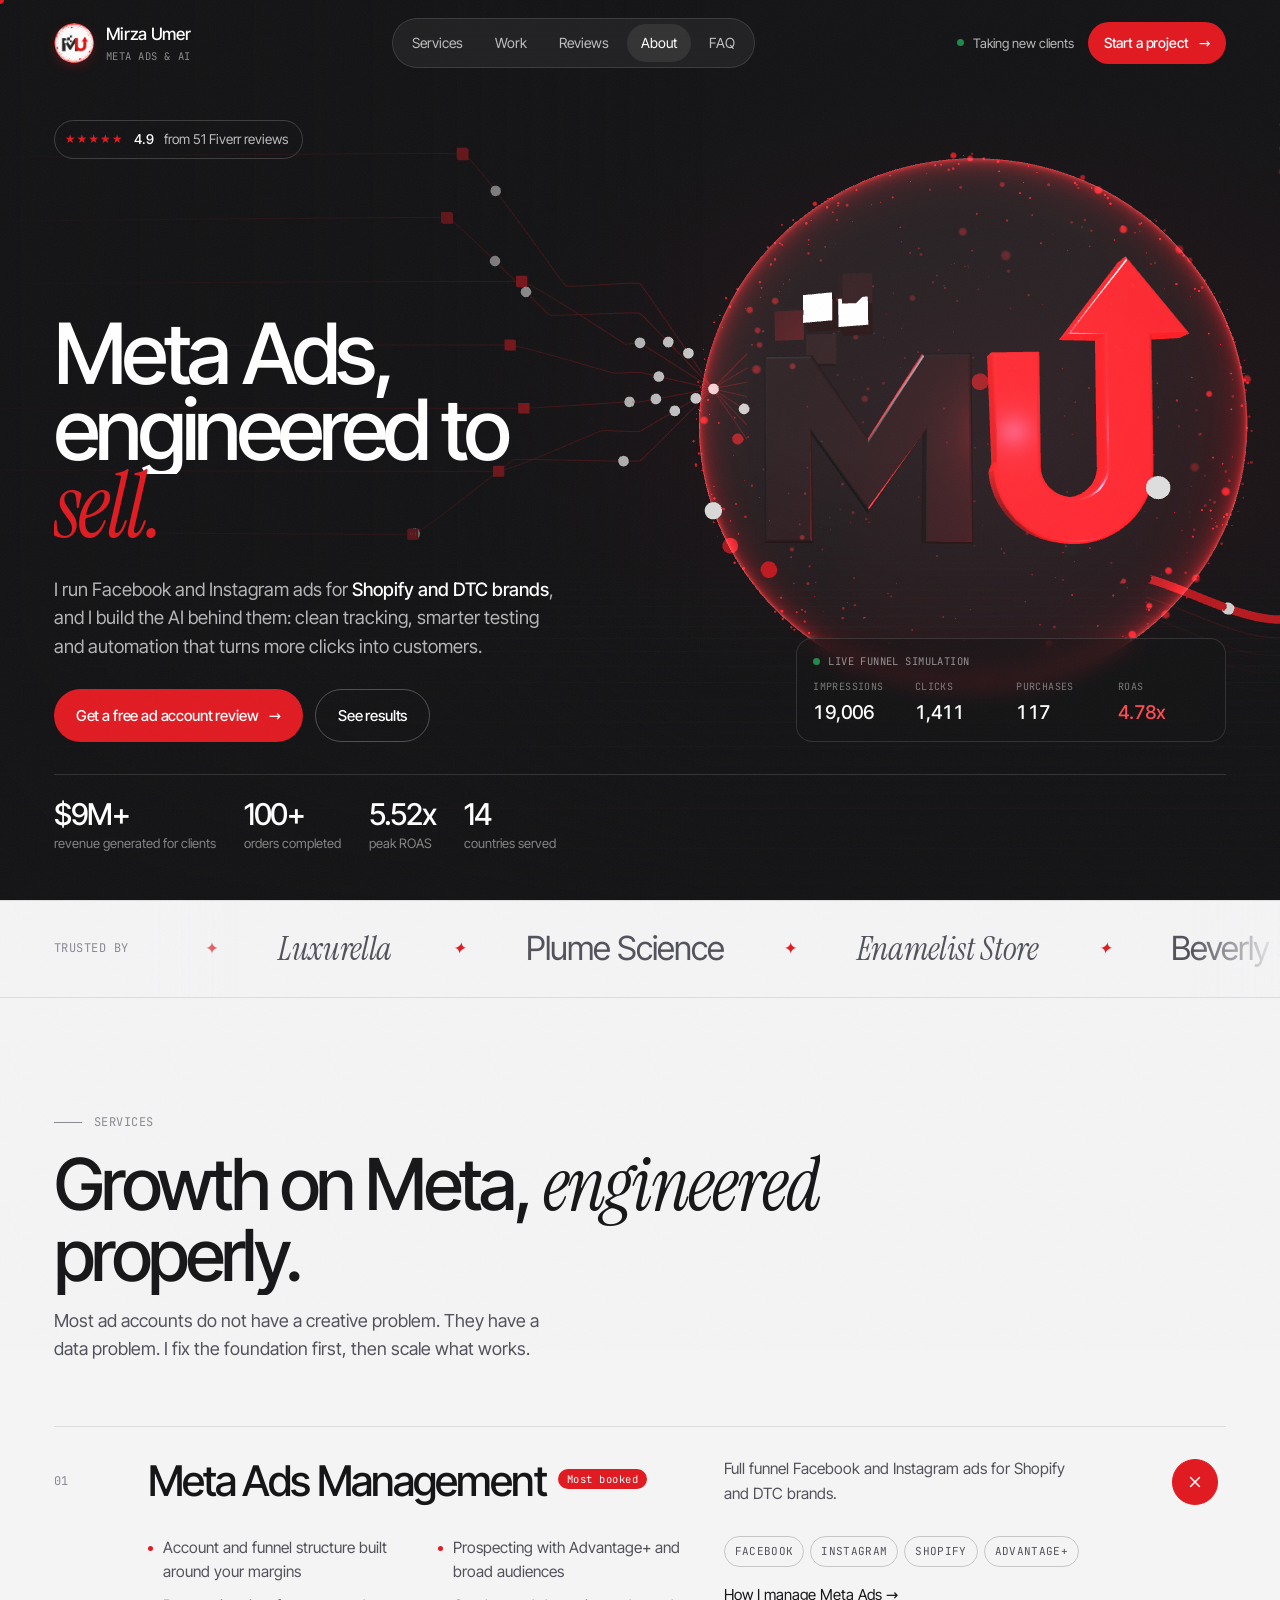
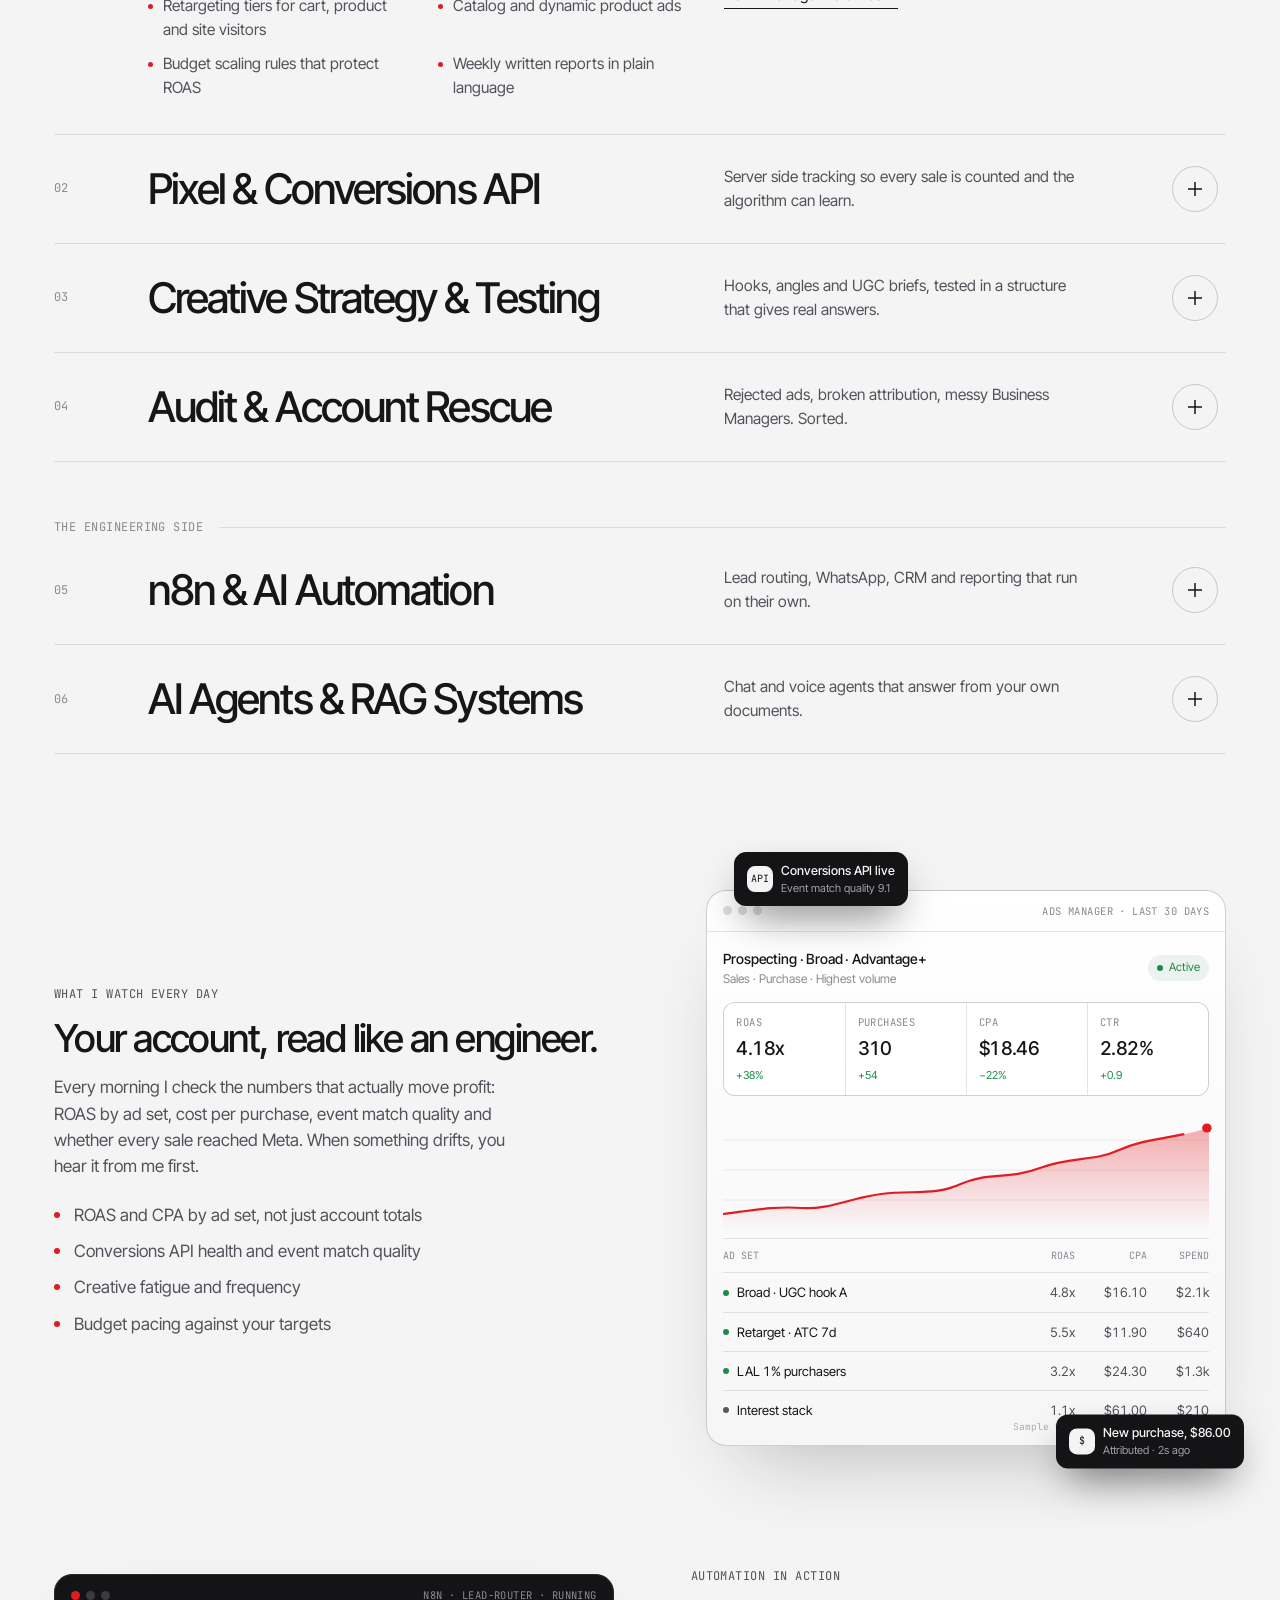
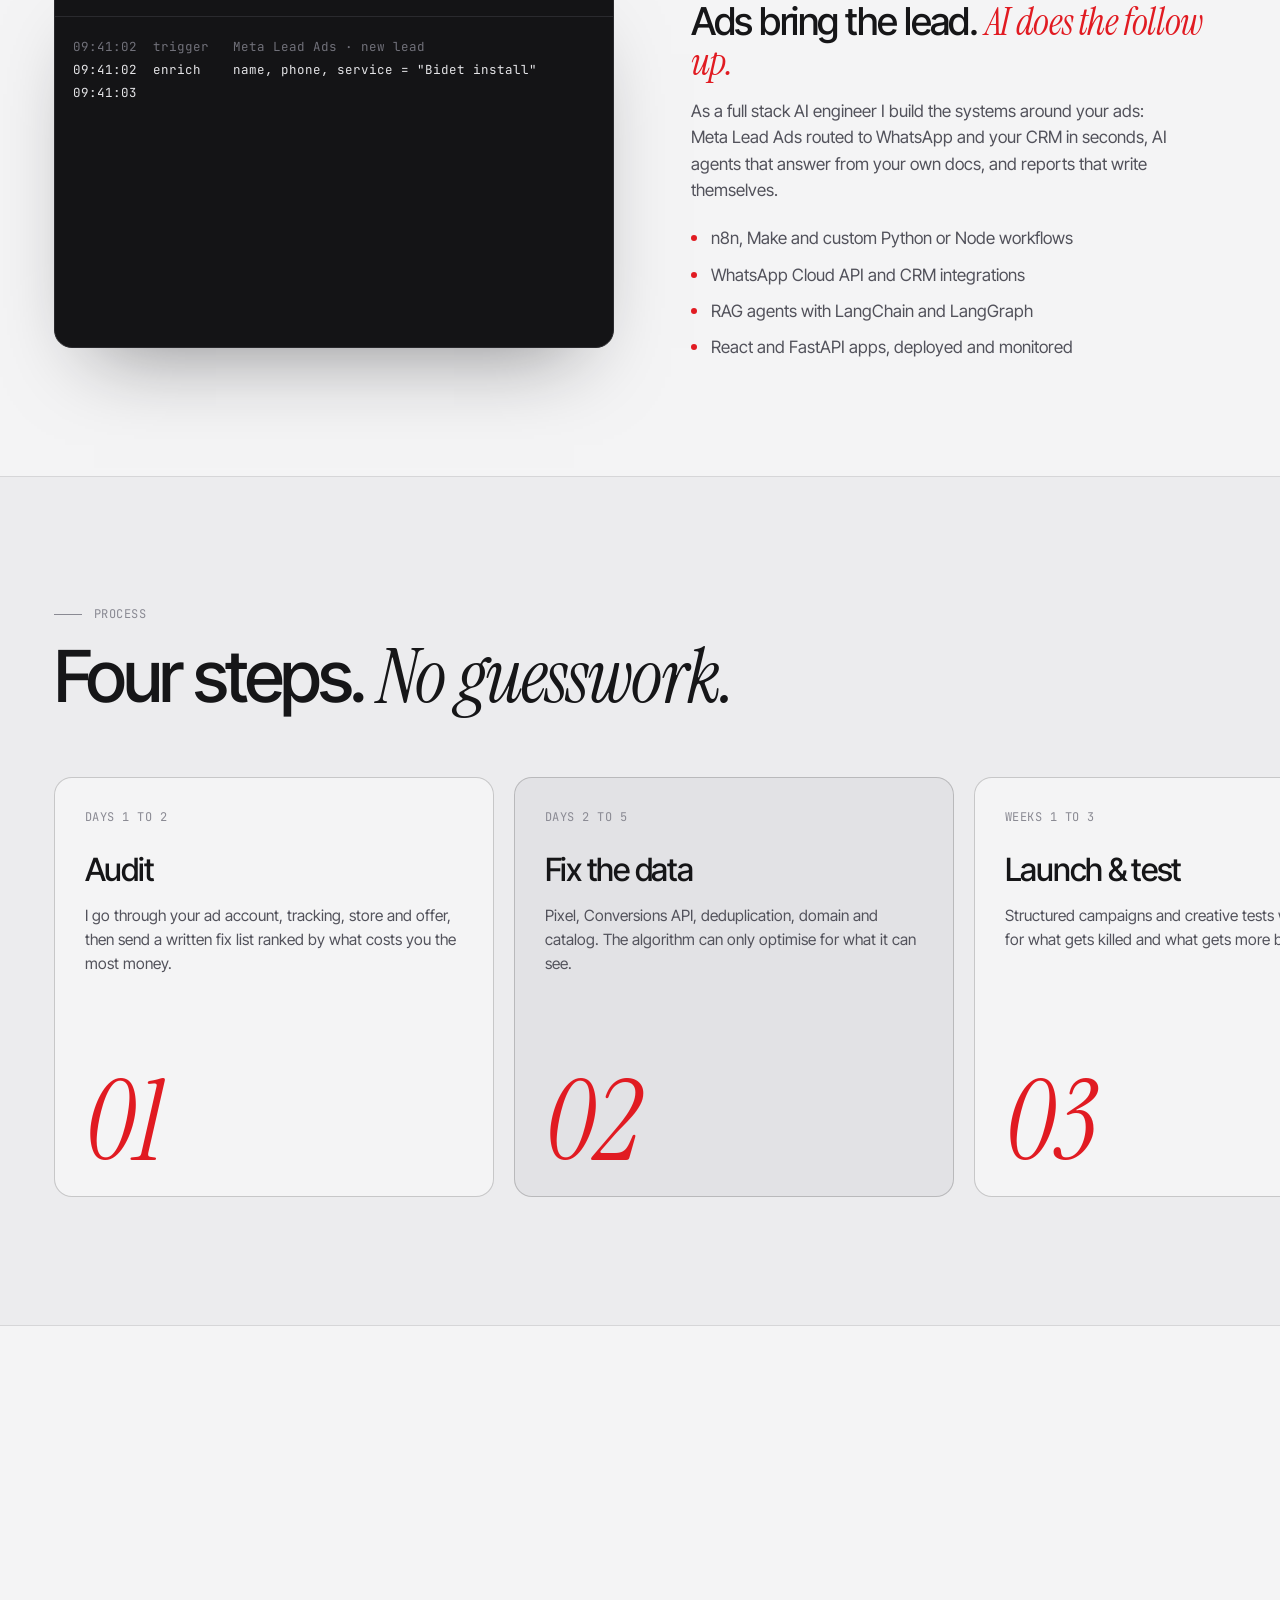
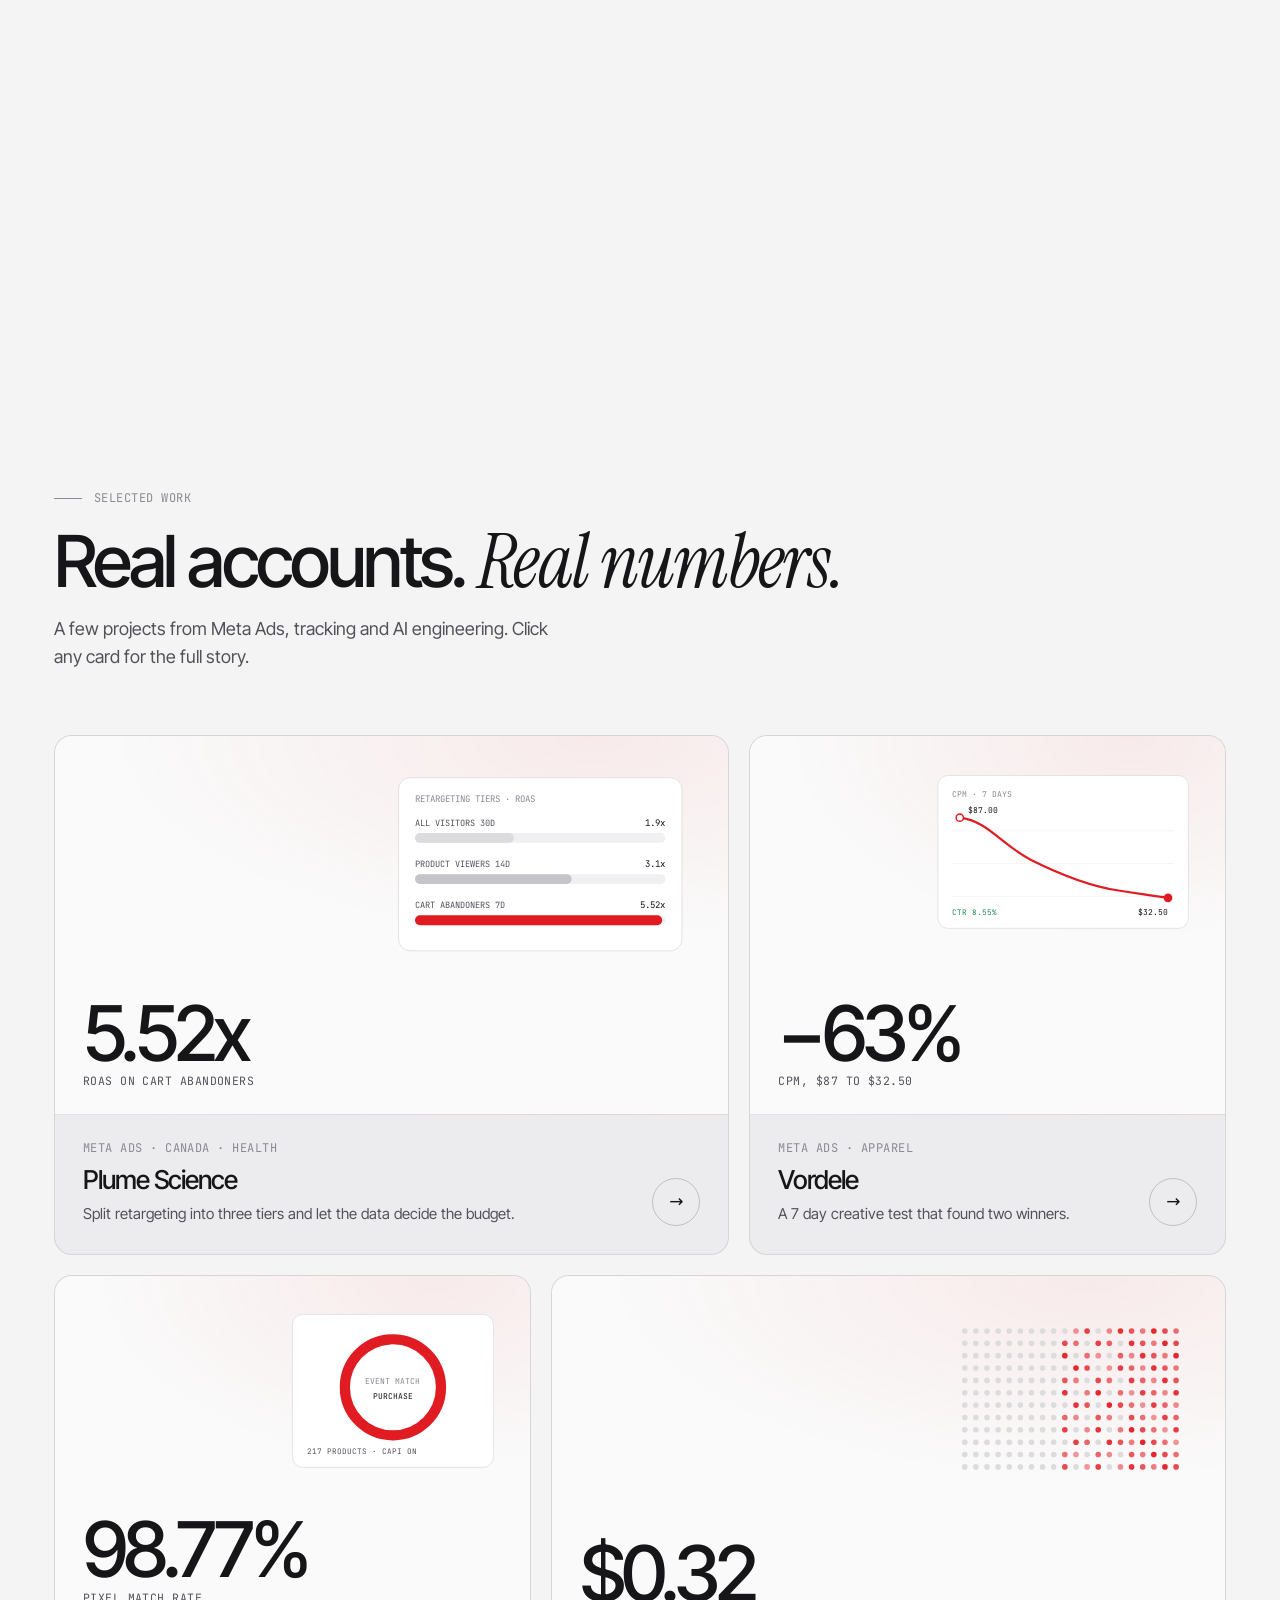
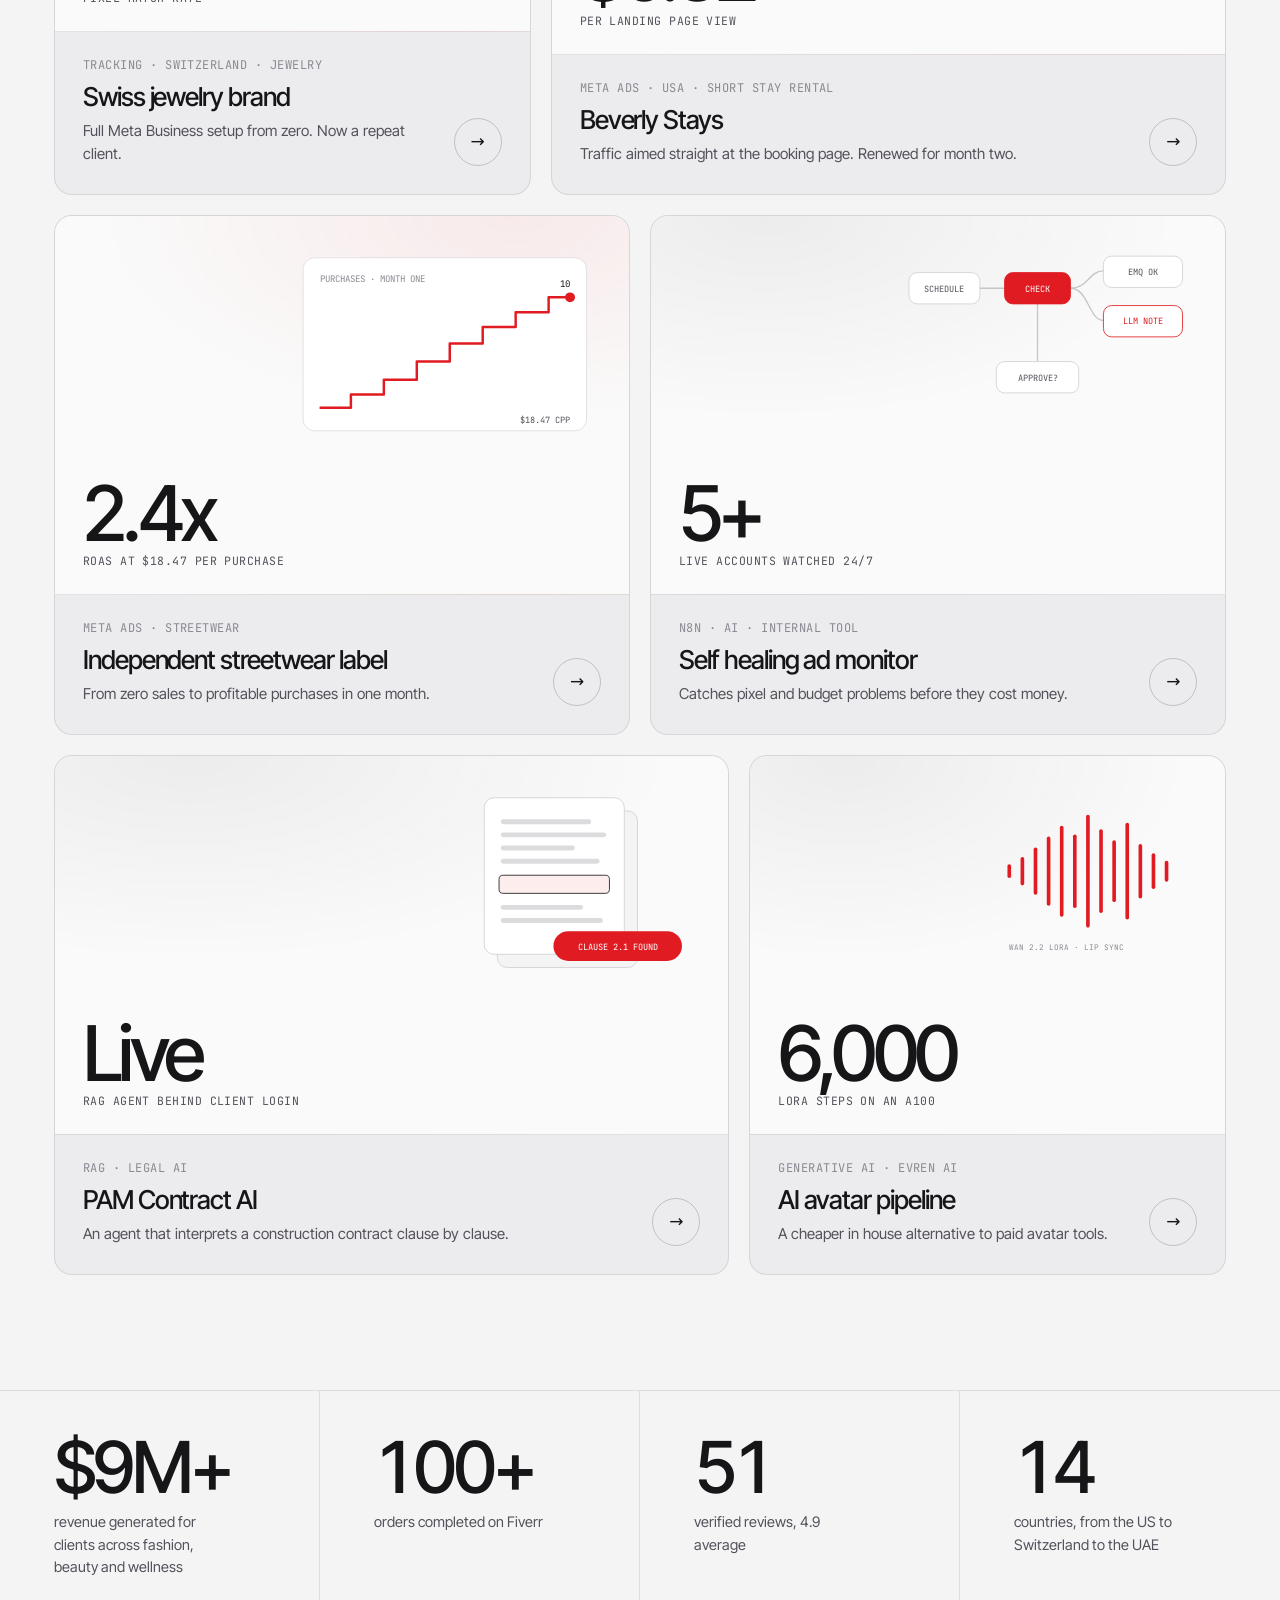
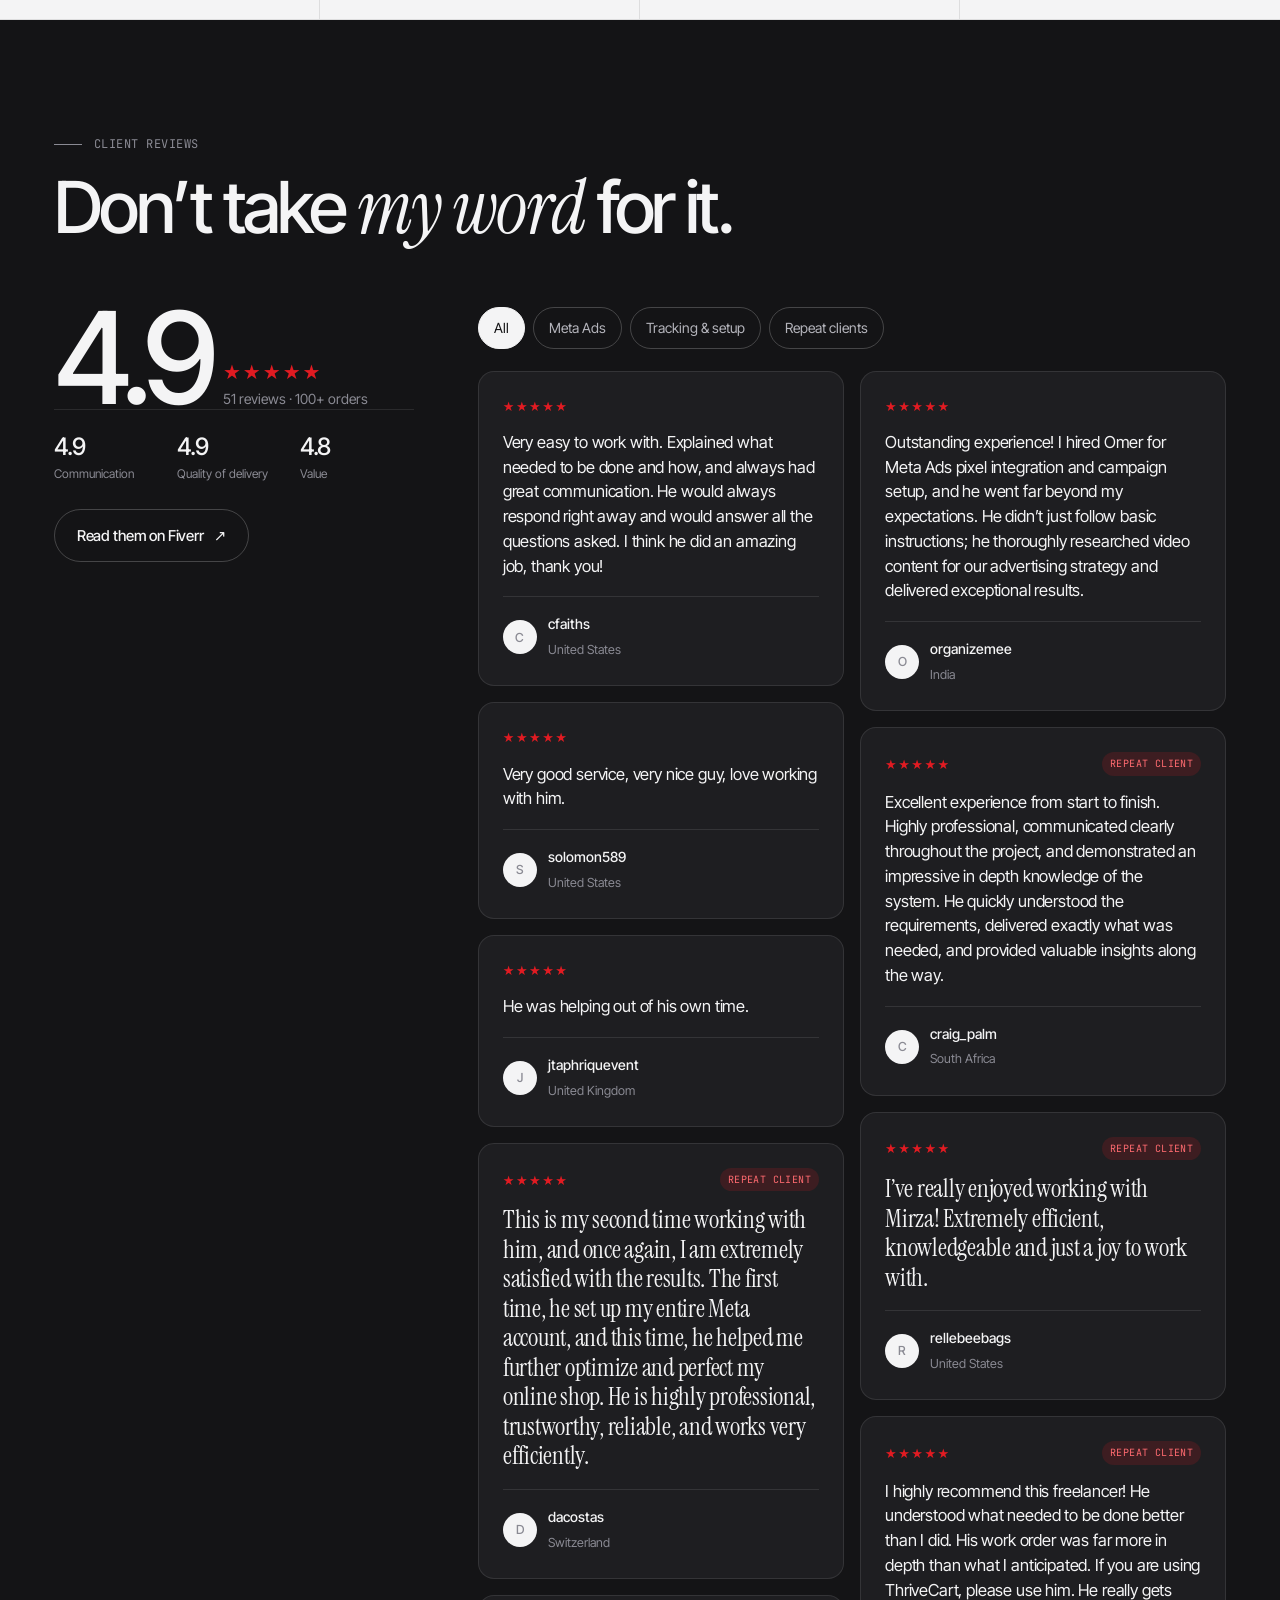
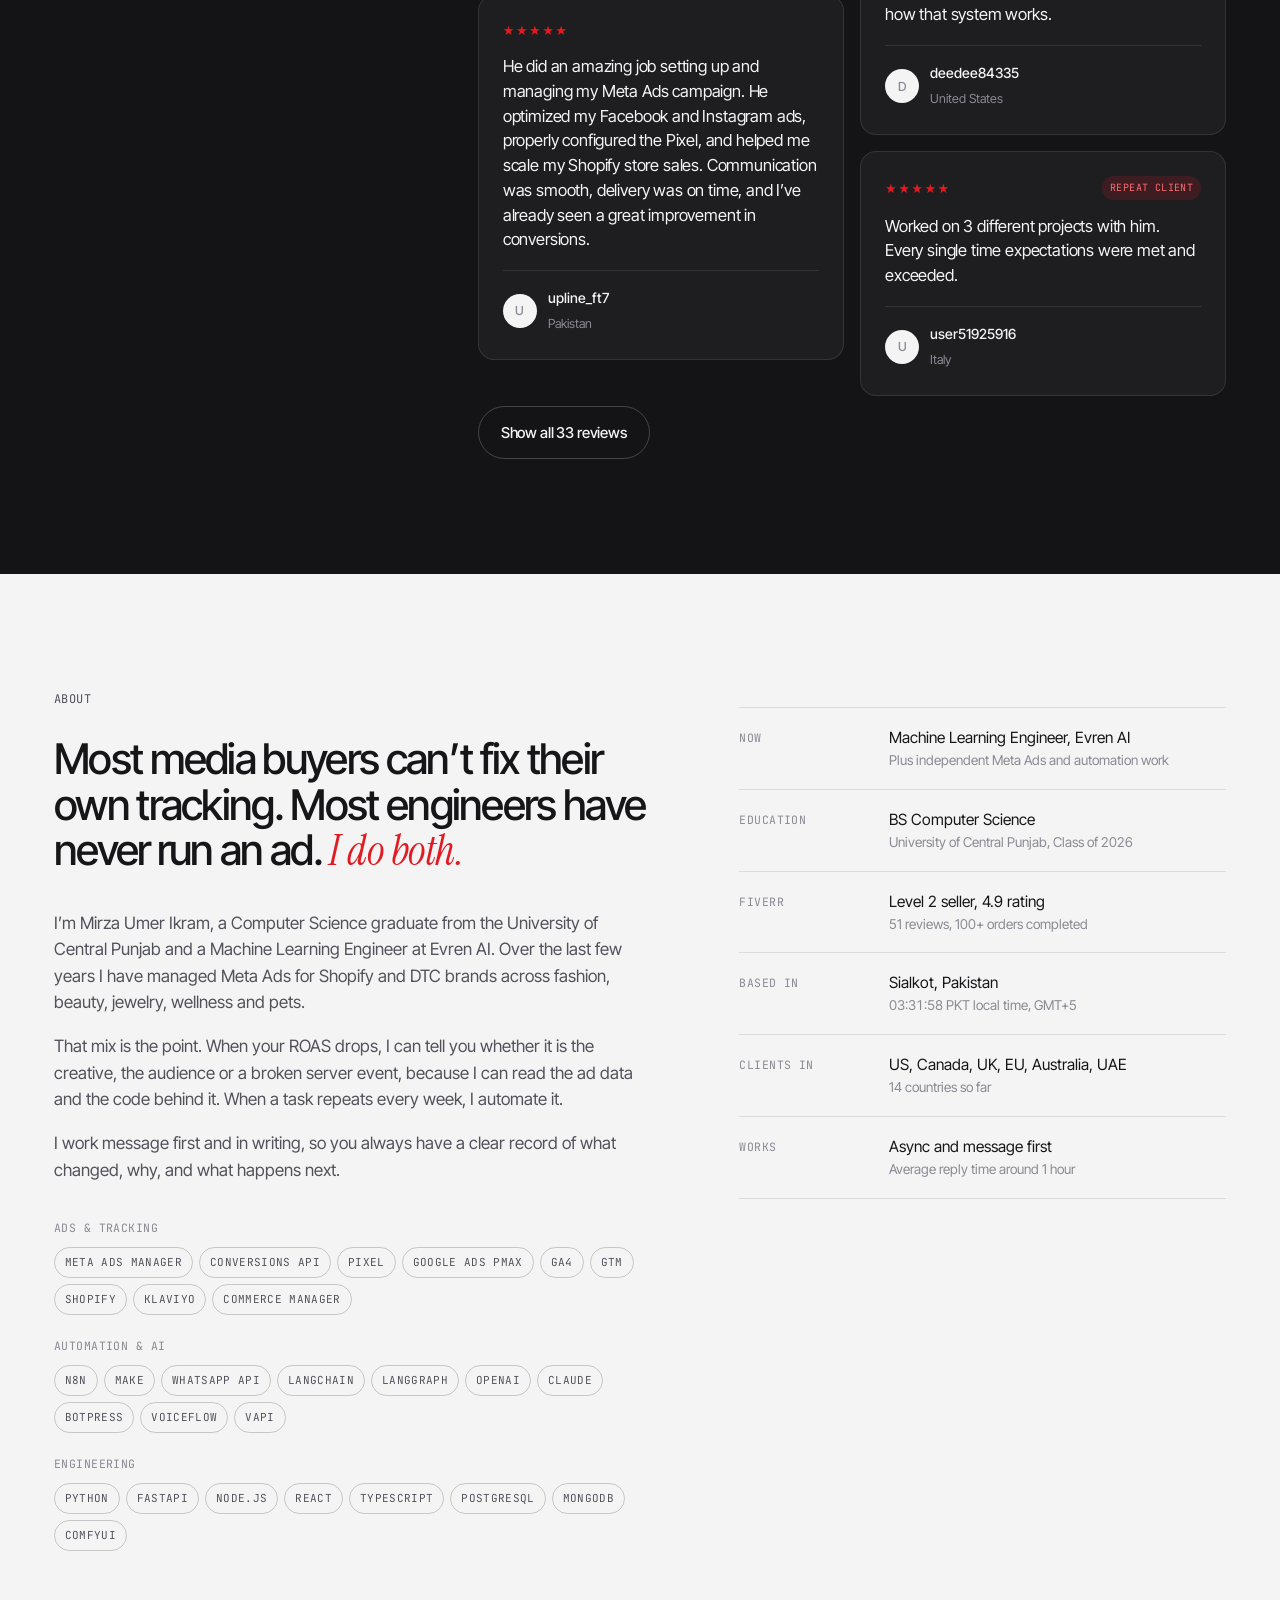
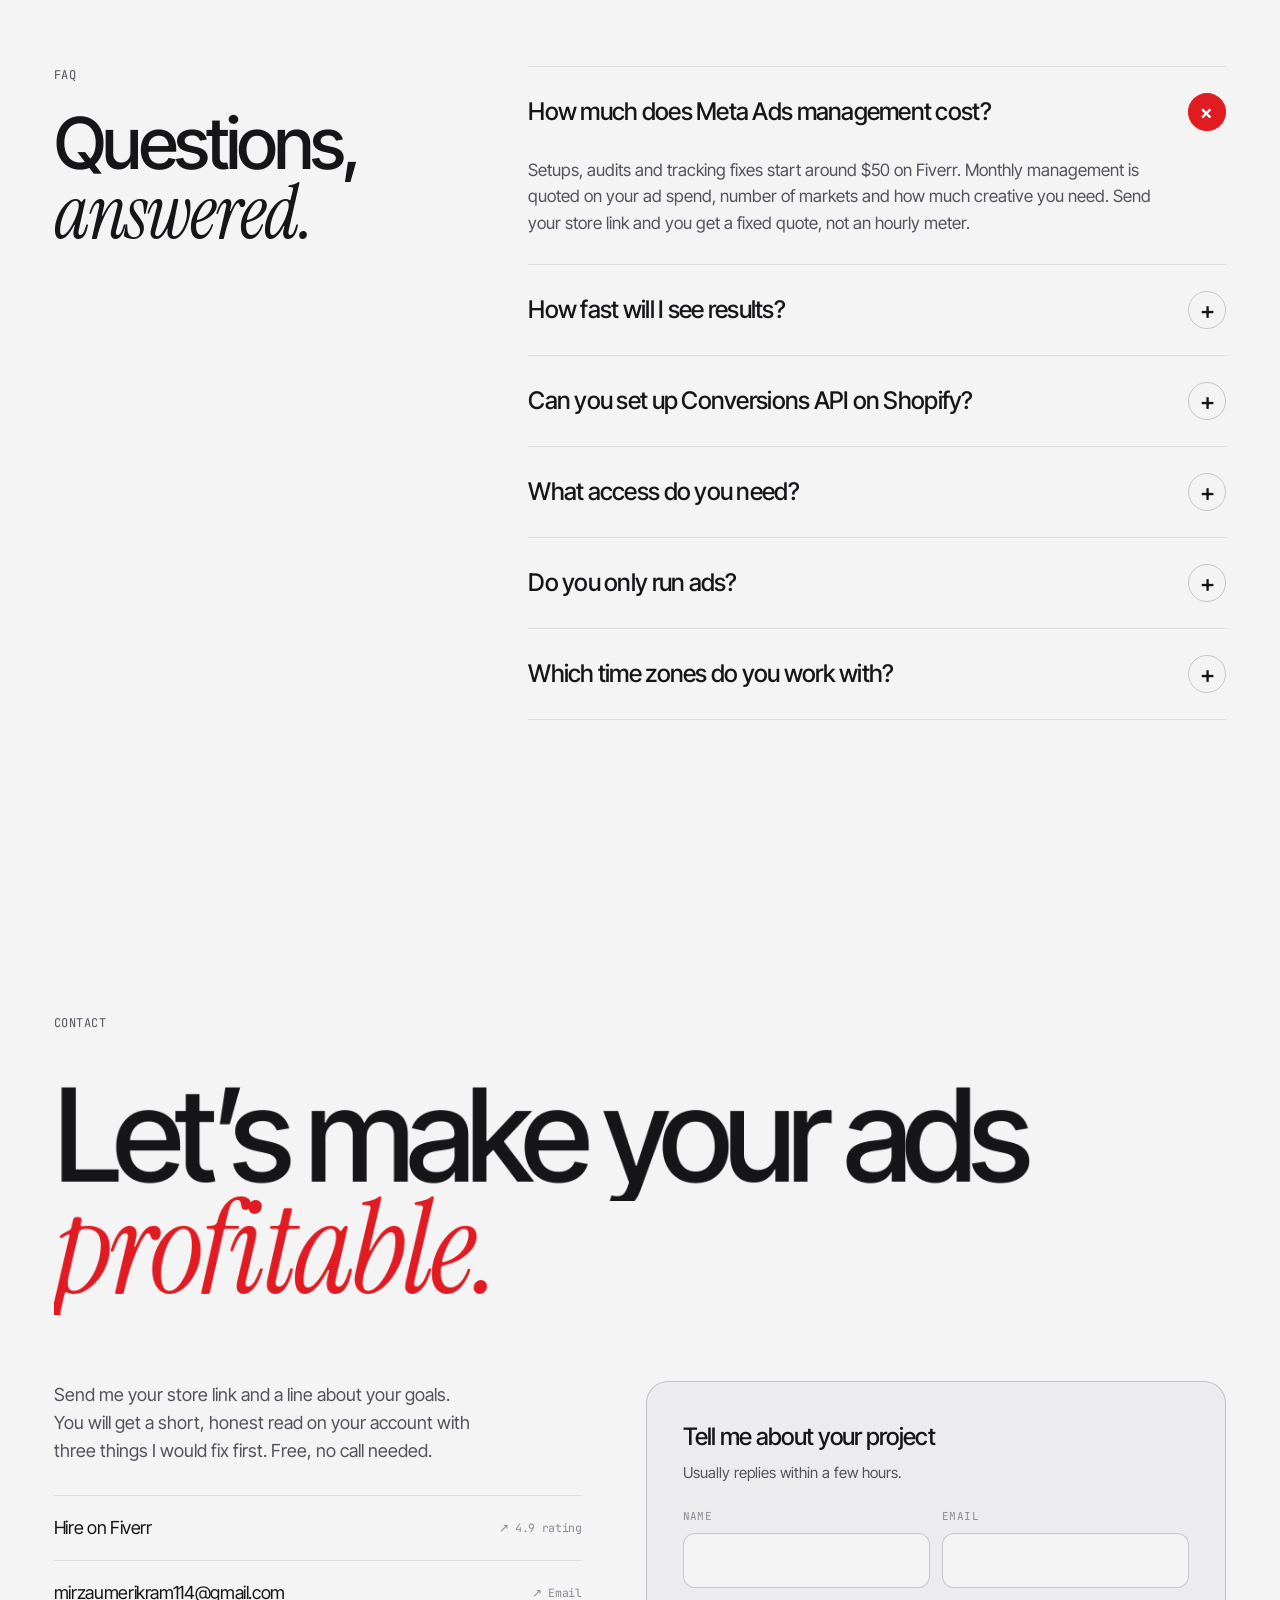
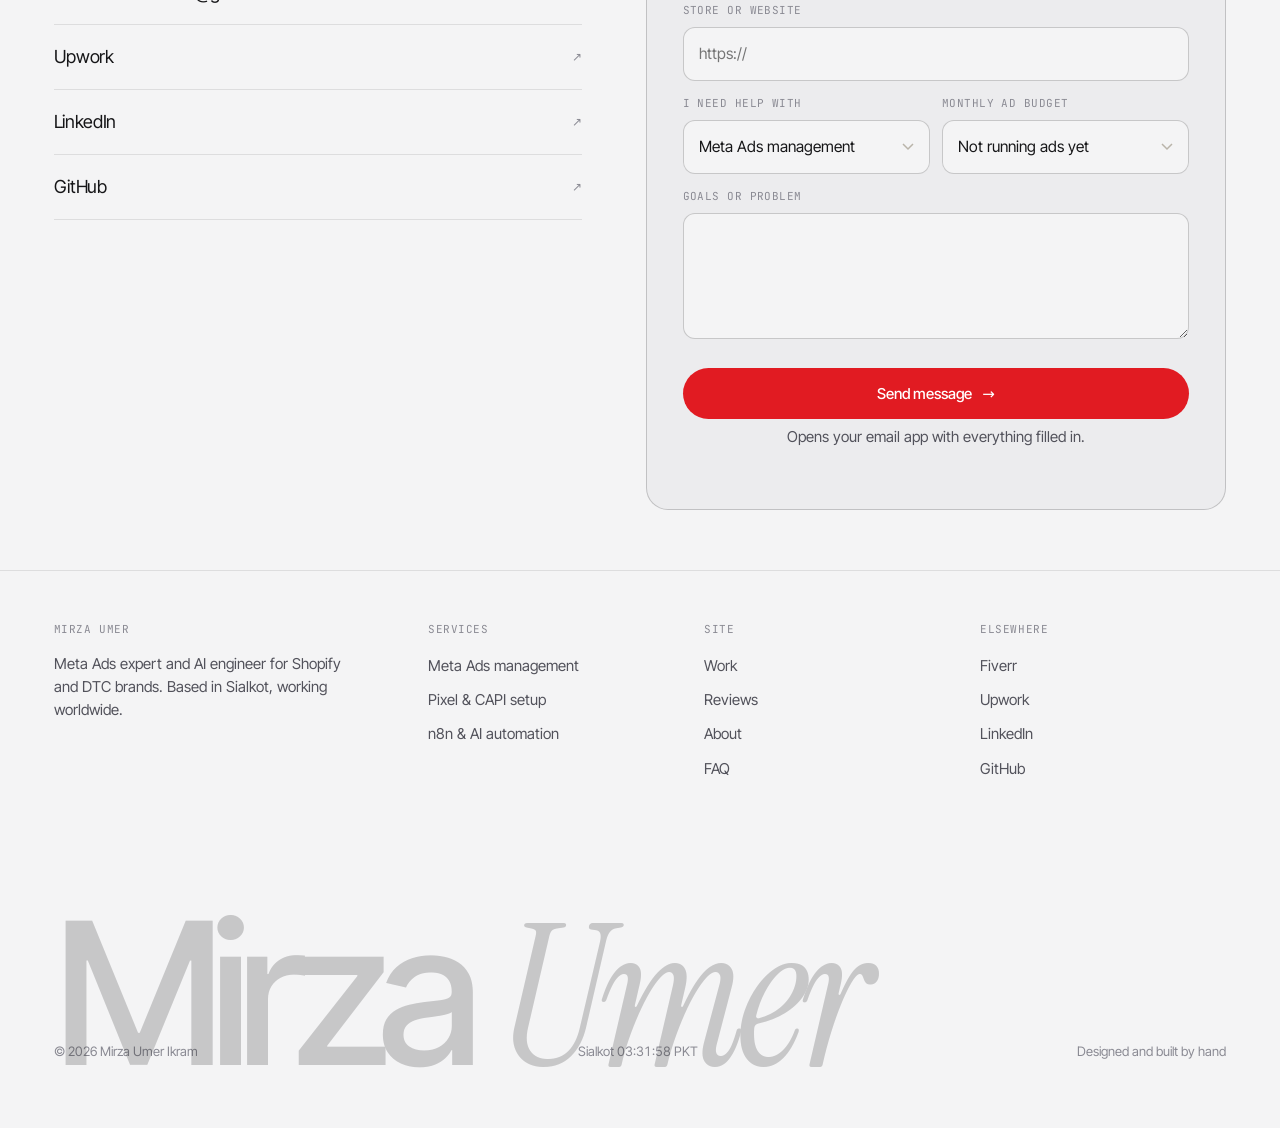
<file: index.html>
<!doctype html>
<html lang="en">
<head>
<meta charset="utf-8">
<meta name="viewport" content="width=device-width, initial-scale=1, viewport-fit=cover">
<title>Mirza Umer | Meta Ads Expert for Shopify and DTC Brands</title>
<meta name="description" content="Meta Ads expert and AI engineer helping Shopify and DTC brands scale profitably. Facebook and Instagram ads, Pixel and Conversions API setup, n8n automation. Rated 4.9 from 51 Fiverr reviews, 100+ orders.">
<link rel="canonical" href="https://mirzaumer.dev/">
<meta name="robots" content="index, follow, max-image-preview:large, max-snippet:-1">
<meta name="author" content="Mirza Umer Ikram">
<meta name="theme-color" content="#121214">
<meta name="color-scheme" content="light">

<meta property="og:type" content="website">
<meta property="og:site_name" content="Mirza Umer">
<meta property="og:title" content="Mirza Umer | Meta Ads Expert for Shopify and DTC Brands">
<meta property="og:description" content="Facebook and Instagram ads that turn clicks into customers. Pixel and CAPI tracking done right, plus n8n and AI automation. 4.9 from 51 Fiverr reviews.">
<meta property="og:url" content="https://mirzaumer.dev/">
<meta property="og:image" content="https://mirzaumer.dev/assets/img/og.png">
<meta property="og:image:width" content="1200">
<meta property="og:image:height" content="630">
<meta property="og:image:alt" content="Mirza Umer, Meta Ads expert and AI engineer">
<meta property="og:locale" content="en_US">
<meta name="twitter:card" content="summary_large_image">
<meta name="twitter:title" content="Mirza Umer | Meta Ads Expert for Shopify and DTC Brands">
<meta name="twitter:description" content="Facebook and Instagram ads that turn clicks into customers. Pixel and CAPI done right, plus n8n and AI automation.">
<meta name="twitter:image" content="https://mirzaumer.dev/assets/img/og.png">

<link rel="icon" href="/favicon.png" type="image/png">
<link rel="apple-touch-icon" href="/assets/img/apple-touch-icon.png">
<link rel="manifest" href="/site.webmanifest">
<link rel="preload" href="/assets/fonts/inter-tight-latin-500-normal.woff2" as="font" type="font/woff2" crossorigin>
<link rel="preload" as="image" href="/assets/img/hero.webp" imagesrcset="/assets/img/hero-1280.webp 1280w, /assets/img/hero.webp 2560w" imagesizes="100vw">
<link rel="preload" href="/assets/fonts/instrument-serif-latin-400-italic.woff2" as="font" type="font/woff2" crossorigin>
<link rel="stylesheet" href="/assets/css/site.css?v=7">
<script>document.documentElement.classList.add('js');setTimeout(function(){if(!window.__siteReady)document.documentElement.classList.remove('js')},2500);</script>

<script type="application/ld+json">
{
  "@context":"https://schema.org",
  "@graph":[
    {
      "@type":"Person",
      "@id":"https://mirzaumer.dev/#person",
      "name":"Mirza Umer Ikram",
      "alternateName":["Mirza Umer","Meta Omer","mirzaumerikram"],
      "url":"https://mirzaumer.dev/",
      "image":"https://mirzaumer.dev/assets/img/og.png",
      "email":"mailto:mirzaumerikram114@gmail.com",
      "jobTitle":"Meta Ads Expert and AI Automation Engineer",
      "description":"Meta Ads expert and machine learning engineer who helps Shopify and DTC brands grow with Facebook and Instagram ads, Pixel and Conversions API tracking, and n8n and AI automation.",
      "worksFor":{"@type":"Organization","name":"Evren AI"},
      "alumniOf":{"@type":"CollegeOrUniversity","name":"University of Central Punjab","address":"Sialkot, Pakistan"},
      "hasCredential":{"@type":"EducationalOccupationalCredential","credentialCategory":"degree","name":"BS Computer Science","recognizedBy":{"@type":"CollegeOrUniversity","name":"University of Central Punjab"}},
      "address":{"@type":"PostalAddress","addressLocality":"Sialkot","addressRegion":"Punjab","addressCountry":"PK"},
      "knowsAbout":["Meta Ads","Facebook Ads","Instagram Ads","Meta Conversions API","Meta Pixel","Event Match Quality","Shopify Marketing","Creative Testing","Google Ads Performance Max","n8n","Workflow Automation","AI Agents","Retrieval Augmented Generation","LangChain","LangGraph","WhatsApp Automation","Machine Learning"],
      "sameAs":["https://www.fiverr.com/mirzaumerikram","https://www.upwork.com/freelancers/~01cbf2591d36b6d93d","https://www.linkedin.com/in/mirzaumerikram/","https://github.com/mirzaumerikram"]
    },
    {
      "@type":"ProfessionalService",
      "@id":"https://mirzaumer.dev/#service",
      "name":"Mirza Umer, Meta Ads and AI Automation",
      "url":"https://mirzaumer.dev/",
      "image":"https://mirzaumer.dev/assets/img/og.png",
      "founder":{"@id":"https://mirzaumer.dev/#person"},
      "email":"mirzaumerikram114@gmail.com",
      "priceRange":"$$",
      "address":{"@type":"PostalAddress","addressLocality":"Sialkot","addressRegion":"Punjab","addressCountry":"PK"},
      "areaServed":["United States","Canada","United Kingdom","European Union","Australia","United Arab Emirates","Worldwide"],
      "hasOfferCatalog":{"@type":"OfferCatalog","name":"Services","itemListElement":[
        {"@type":"Offer","itemOffered":{"@type":"Service","name":"Meta Ads Management","url":"https://mirzaumer.dev/services/meta-ads-management/"}},
        {"@type":"Offer","itemOffered":{"@type":"Service","name":"Meta Pixel and Conversions API Setup","url":"https://mirzaumer.dev/services/meta-pixel-capi-setup/"}},
        {"@type":"Offer","itemOffered":{"@type":"Service","name":"Ad Creative Strategy and Testing"}},
        {"@type":"Offer","itemOffered":{"@type":"Service","name":"Meta Ad Account Audit and Recovery"}},
        {"@type":"Offer","itemOffered":{"@type":"Service","name":"n8n and AI Automation","url":"https://mirzaumer.dev/services/n8n-ai-automation/"}},
        {"@type":"Offer","itemOffered":{"@type":"Service","name":"AI Agents and RAG Systems"}}
      ]}
    },
    {"@type":"WebSite","@id":"https://mirzaumer.dev/#website","url":"https://mirzaumer.dev/","name":"Mirza Umer","publisher":{"@id":"https://mirzaumer.dev/#person"},"inLanguage":"en"},
    {
      "@type":"FAQPage",
      "mainEntity":[
        {"@type":"Question","name":"How much does Meta Ads management cost?","acceptedAnswer":{"@type":"Answer","text":"Setups, audits and tracking fixes start around 50 USD on Fiverr. Monthly management is quoted on your ad spend, number of markets and how much creative you need. Send your store link and you get a fixed quote, not an hourly meter."}},
        {"@type":"Question","name":"How fast will I see results from Meta Ads?","acceptedAnswer":{"@type":"Answer","text":"Meta needs data before it optimizes well. Expect the first 7 to 14 days to be a learning and testing phase and clearer results in weeks 2 to 4, provided tracking is correct and the offer converts."}},
        {"@type":"Question","name":"Can you set up Meta Conversions API on Shopify?","acceptedAnswer":{"@type":"Answer","text":"Yes. I set up Pixel plus Conversions API through the Shopify Meta channel or server side tagging, deduplicate browser and server events, verify the domain and push Event Match Quality as high as your data allows."}},
        {"@type":"Question","name":"What access do you need to start?","acceptedAnswer":{"@type":"Answer","text":"Partner access to your ad account through Meta Business Manager and collaborator access on Shopify. You never share passwords, and you can remove access at any time."}},
        {"@type":"Question","name":"Do you only run ads?","acceptedAnswer":{"@type":"Answer","text":"No. I am also a machine learning engineer, so I build n8n automations, WhatsApp and CRM lead routing, reporting pipelines and AI agents that work alongside your ads."}},
        {"@type":"Question","name":"Which time zones do you work with?","acceptedAnswer":{"@type":"Answer","text":"Clients in the US, Canada, UK, Europe, Australia and the Gulf. Communication is message first and async, with clear written updates, so time zones are rarely an issue."}}
      ]
    }
  ]
}
</script>
</head>
<body>
<a class="skip" href="#main">Skip to content</a>

<div class="loader" aria-hidden="true">
  <div class="loader-bar"></div>
  <div class="loader-name"><img src="/assets/img/logo-256.png" width="72" height="72" alt="" style="margin-bottom:18px">Mirza <em>Umer</em></div>
  <div class="loader-count">000</div>
</div>

<div class="cursor" aria-hidden="true"><div class="cursor-dot"></div></div>

<header class="nav">
  <a class="brand" href="/" aria-label="Mirza Umer, home">
    <img class="brand-logo" src="/assets/img/logo-96.png" width="40" height="40" alt="">
    <span>Mirza Umer<small>Meta Ads &amp; AI</small></span>
  </a>
  <nav class="nav-links" aria-label="Primary">
    <a href="#services">Services</a>
    <a href="#work">Work</a>
    <a href="#reviews">Reviews</a>
    <a href="#about">About</a>
    <a href="#faq">FAQ</a>
  </nav>
  <div class="nav-cta">
    <span class="status"><i class="dot"></i>Taking new clients</span>
    <a class="btn btn-primary btn-sm" href="#contact" data-magnetic>Start a project <span class="arr">&rarr;</span></a>
    <button class="burger" type="button" aria-label="Menu" aria-expanded="false" aria-controls="mmenu"><span></span><span></span></button>
  </div>
</header>

<div class="mmenu" id="mmenu">
  <nav aria-label="Mobile">
    <a href="#services">Services <span>01</span></a>
    <a href="#work">Work <span>02</span></a>
    <a href="#reviews">Reviews <span>03</span></a>
    <a href="#about">About <span>04</span></a>
    <a href="#contact">Contact <span>05</span></a>
  </nav>
  <div class="mmenu-foot">
    <span><i class="dot"></i>&nbsp; Taking new clients</span>
    <a href="mailto:mirzaumerikram114@gmail.com">mirzaumerikram114@gmail.com</a>
  </div>
</div>

<main id="main">

<!-- HERO -->
<section class="hero" aria-labelledby="h1">
  <canvas id="engine" aria-hidden="true"></canvas>
  <div class="hero-vignette"></div>
  <div class="wrap hero-content">
    <div class="hero-top rv">
      <a class="kicker" href="#reviews"><span class="stars">&#9733;&#9733;&#9733;&#9733;&#9733;</span><b>4.9</b> from 51 Fiverr reviews</a>
    </div>
    <div>
      <h1 class="h1" id="h1" data-split>Meta Ads, engineered to <span class="serif">sell.</span></h1>
      <div class="hero-bottom">
        <div>
          <p class="hero-sub rv">I run Facebook and Instagram ads for <strong>Shopify and DTC brands</strong>, and I build the AI behind them: clean tracking, smarter testing and automation that turns more clicks into customers.</p>
          <div class="hero-ctas rv">
            <a class="btn btn-primary" href="#contact" data-magnetic>Get a free ad account review <span class="arr">&rarr;</span></a>
            <a class="btn btn-ghost" href="#work">See results</a>
          </div>
        </div>
        <div class="hud rv" aria-label="Live funnel simulation">
          <span class="hud-label mono"><i class="dot"></i>Live funnel simulation</span>
          <div class="hud-grid">
            <div><span>Impressions</span><b id="hudImp">18,420</b></div>
            <div><span>Clicks</span><b id="hudClk">1,386</b></div>
            <div><span>Purchases</span><b id="hudBuy">112</b></div>
            <div><span>ROAS</span><b id="hudRoas" class="red">4.68x</b></div>
          </div>
        </div>
      </div>
      <div class="hero-proof rv">
        <div class="proof"><b data-count="9" data-pre="$" data-suf="M+">$9M+</b><span>revenue generated for clients</span></div>
        <div class="proof"><b data-count="100" data-suf="+">100+</b><span>orders completed</span></div>
        <div class="proof"><b data-count="5.52" data-suf="x">5.52x</b><span>peak ROAS</span></div>
        <div class="proof"><b data-count="14">14</b><span>countries served</span></div>
      </div>
    </div>
  </div>
</section>

<!-- BRANDS -->
<div class="ticker" aria-label="Brands I have worked with">
  <span class="ticker-label mono">Trusted by</span>
  <div class="ticker-track">
    <span>Rellebee</span><span>Luxurella</span><span>Plume Science</span><span>Enamelist Store</span><span>Beverly Stays</span><span>Vordele</span><span>Petnivo</span><span>Vele Nutrition</span><span>Parasolune</span><span>Dacostas REM</span>
  </div>
</div>

<!-- SERVICES -->
<section class="sec" id="services" aria-labelledby="svc-h">
  <div class="wrap">
    <div class="sec-head">
      <span class="mono rv">Services</span>
      <div>
        <h2 class="h2" id="svc-h" data-split>Growth on Meta, <span class="serif">engineered</span> properly.</h2>
        <p class="lead rv">Most ad accounts do not have a creative problem. They have a data problem. I fix the foundation first, then scale what works.</p>
      </div>
    </div>

    <div class="svc">
      <div class="svc-item open rv">
        <button class="svc-row" type="button" aria-expanded="true">
          <span class="svc-no">01</span>
          <span class="svc-title">Meta Ads Management<span class="tag">Most booked</span></span>
          <span class="svc-short">Full funnel Facebook and Instagram ads for Shopify and DTC brands.</span>
          <span class="svc-plus"><svg viewBox="0 0 14 14"><path d="M7 0v14M0 7h14" stroke="currentColor" stroke-width="1.5"/></svg></span>
        </button>
        <div class="svc-body"><div><div class="svc-inner">
          <ul>
            <li>Account and funnel structure built around your margins</li>
            <li>Prospecting with Advantage+ and broad audiences</li>
            <li>Retargeting tiers for cart, product and site visitors</li>
            <li>Catalog and dynamic product ads</li>
            <li>Budget scaling rules that protect ROAS</li>
            <li>Weekly written reports in plain language</li>
          </ul>
          <div class="svc-meta">
            <div class="chips"><span class="chip">Facebook</span><span class="chip">Instagram</span><span class="chip">Shopify</span><span class="chip">Advantage+</span></div>
            <a class="link-u" href="/services/meta-ads-management/">How I manage Meta Ads &rarr;</a>
          </div>
        </div></div></div>
      </div>

      <div class="svc-item rv">
        <button class="svc-row" type="button" aria-expanded="false">
          <span class="svc-no">02</span>
          <span class="svc-title">Pixel &amp; Conversions API</span>
          <span class="svc-short">Server side tracking so every sale is counted and the algorithm can learn.</span>
          <span class="svc-plus"><svg viewBox="0 0 14 14"><path d="M7 0v14M0 7h14" stroke="currentColor" stroke-width="1.5"/></svg></span>
        </button>
        <div class="svc-body"><div><div class="svc-inner">
          <ul>
            <li>Pixel and CAPI on Shopify, WooCommerce, Salla and custom stacks</li>
            <li>Browser and server event deduplication</li>
            <li>Event Match Quality improvements</li>
            <li>Domain verification and event priority</li>
            <li>Custom conversions and ads reporting columns</li>
            <li>Funnel tools like ThriveCart, GoHighLevel and Calendly</li>
          </ul>
          <div class="svc-meta">
            <div class="chips"><span class="chip">CAPI</span><span class="chip">EMQ</span><span class="chip">GTM</span><span class="chip">GA4</span></div>
            <a class="link-u" href="/services/meta-pixel-capi-setup/">Pixel and CAPI setup details &rarr;</a>
          </div>
        </div></div></div>
      </div>

      <div class="svc-item rv">
        <button class="svc-row" type="button" aria-expanded="false">
          <span class="svc-no">03</span>
          <span class="svc-title">Creative Strategy &amp; Testing</span>
          <span class="svc-short">Hooks, angles and UGC briefs, tested in a structure that gives real answers.</span>
          <span class="svc-plus"><svg viewBox="0 0 14 14"><path d="M7 0v14M0 7h14" stroke="currentColor" stroke-width="1.5"/></svg></span>
        </button>
        <div class="svc-body"><div><div class="svc-inner">
          <ul>
            <li>Competitor and Ad Library research</li>
            <li>Angle and hook matrix for your offer</li>
            <li>UGC and static briefs your creators can follow</li>
            <li>Structured tests with clear kill and scale rules</li>
          </ul>
          <div class="svc-meta"><div class="chips"><span class="chip">UGC</span><span class="chip">Statics</span><span class="chip">Hooks</span></div></div>
        </div></div></div>
      </div>

      <div class="svc-item rv">
        <button class="svc-row" type="button" aria-expanded="false">
          <span class="svc-no">04</span>
          <span class="svc-title">Audit &amp; Account Rescue</span>
          <span class="svc-short">Rejected ads, broken attribution, messy Business Managers. Sorted.</span>
          <span class="svc-plus"><svg viewBox="0 0 14 14"><path d="M7 0v14M0 7h14" stroke="currentColor" stroke-width="1.5"/></svg></span>
        </button>
        <div class="svc-body"><div><div class="svc-inner">
          <ul>
            <li>Full account and tracking audit with a prioritised fix list</li>
            <li>Business portfolio transfers for pages, Instagram and catalogs</li>
            <li>Ad rejection and policy troubleshooting</li>
            <li>Restructuring bloated accounts into what actually spends</li>
          </ul>
          <div class="svc-meta"><div class="chips"><span class="chip">Audit</span><span class="chip">Business Manager</span><span class="chip">Policy</span></div></div>
        </div></div></div>
      </div>

      <p class="svc-split mono rv">The engineering side</p>

      <div class="svc-item rv">
        <button class="svc-row" type="button" aria-expanded="false">
          <span class="svc-no">05</span>
          <span class="svc-title">n8n &amp; AI Automation</span>
          <span class="svc-short">Lead routing, WhatsApp, CRM and reporting that run on their own.</span>
          <span class="svc-plus"><svg viewBox="0 0 14 14"><path d="M7 0v14M0 7h14" stroke="currentColor" stroke-width="1.5"/></svg></span>
        </button>
        <div class="svc-body"><div><div class="svc-inner">
          <ul>
            <li>Meta Lead Ads to WhatsApp, CRM and email in seconds</li>
            <li>Automated daily ad reports to Slack or email</li>
            <li>Shopify, Klaviyo and Google Sheets workflows</li>
            <li>AI steps that draft, classify and summarise, with a human approving</li>
          </ul>
          <div class="svc-meta">
            <div class="chips"><span class="chip">n8n</span><span class="chip">Make</span><span class="chip">WhatsApp API</span><span class="chip">OpenAI</span></div>
            <a class="link-u" href="/services/n8n-ai-automation/">n8n automation details &rarr;</a>
          </div>
        </div></div></div>
      </div>

      <div class="svc-item rv">
        <button class="svc-row" type="button" aria-expanded="false">
          <span class="svc-no">06</span>
          <span class="svc-title">AI Agents &amp; RAG Systems</span>
          <span class="svc-short">Chat and voice agents that answer from your own documents.</span>
          <span class="svc-plus"><svg viewBox="0 0 14 14"><path d="M7 0v14M0 7h14" stroke="currentColor" stroke-width="1.5"/></svg></span>
        </button>
        <div class="svc-body"><div><div class="svc-inner">
          <ul>
            <li>Retrieval augmented agents with LangChain and LangGraph</li>
            <li>Support and booking agents with Botpress, Voiceflow and Vapi</li>
            <li>Claude and OpenAI integrations in your product</li>
            <li>Deployed with auth, logging and evaluation</li>
          </ul>
          <div class="svc-meta"><div class="chips"><span class="chip">LangGraph</span><span class="chip">RAG</span><span class="chip">Claude</span><span class="chip">Python</span></div></div>
        </div></div></div>
      </div>
    </div>

    <div class="acct">
      <div class="acct-copy rv">
        <span class="mono muted">What I watch every day</span>
        <h3>Your account, read like an engineer.</h3>
        <p>Every morning I check the numbers that actually move profit: ROAS by ad set, cost per purchase, event match quality and whether every sale reached Meta. When something drifts, you hear it from me first.</p>
        <ul class="acct-list"><li>ROAS and CPA by ad set, not just account totals</li><li>Conversions API health and event match quality</li><li>Creative fatigue and frequency</li><li>Budget pacing against your targets</li></ul>
      </div>
      <div class="panel-wrap" aria-hidden="true">
        <div class="float-tag ft-1"><span class="ic">API</span><span>Conversions API live<small>Event match quality 9.1</small></span></div>
        <div class="float-tag ft-2"><span class="ic">$</span><span>New purchase, $86.00<small>Attributed &middot; 2s ago</small></span></div>
        <div class="panel">
          <div class="panel-head"><div class="lights"><i></i><i></i><i></i></div><span class="mono">Ads Manager &middot; Last 30 days</span></div>
          <div class="panel-body">
            <div class="panel-camp">
              <div><h4>Prospecting &middot; Broad &middot; Advantage+</h4><p>Sales &middot; Purchase &middot; Highest volume</p></div>
              <span class="pill"><i></i>Active</span>
            </div>
            <div class="kpis">
              <div class="kpi"><span>ROAS</span><b data-live="4.21" data-dec="2" data-suf="x" data-j="0.03">4.21x</b><em>+38%</em></div>
              <div class="kpi"><span>Purchases</span><b data-live="312" data-dec="0" data-j="0.01">312</b><em>+54</em></div>
              <div class="kpi"><span>CPA</span><b data-live="18.4" data-dec="2" data-pre="$" data-j="0.03">$18.40</b><em>&minus;22%</em></div>
              <div class="kpi"><span>CTR</span><b data-live="2.86" data-dec="2" data-suf="%" data-j="0.04">2.86%</b><em>+0.9</em></div>
            </div>
            <div class="chart">
              <svg viewBox="0 0 460 120" preserveAspectRatio="none">
                <defs><linearGradient id="ga" x1="0" x2="0" y1="0" y2="1"><stop offset="0" stop-color="#e11b22" stop-opacity=".35"/><stop offset="1" stop-color="#e11b22" stop-opacity="0"/></linearGradient></defs>
                <g class="grid"><line x1="0" x2="460" y1="30" y2="30"/><line x1="0" x2="460" y1="60" y2="60"/><line x1="0" x2="460" y1="90" y2="90"/></g>
                <path id="chartArea" d="M0 104 C30 100 50 96 75 98 S120 88 150 84 S200 86 225 74 S270 70 300 58 S350 52 375 40 S420 30 460 18 L460 120 L0 120Z" fill="url(#ga)"/>
                <path id="chartLine" d="M0 104 C30 100 50 96 75 98 S120 88 150 84 S200 86 225 74 S270 70 300 58 S350 52 375 40 S420 30 460 18" fill="none" stroke="#e11b22" stroke-width="2.2" vector-effect="non-scaling-stroke"/>
                <circle id="chartDot" cx="458" cy="18" r="4.5" fill="#e11b22"/>
              </svg>
            </div>
            <div class="rows">
              <div class="row h"><span class="n">Ad set</span><span>ROAS</span><span>CPA</span><span>Spend</span></div>
              <div class="row"><span class="n"><i></i>Broad &middot; UGC hook A</span><span>4.8x</span><span>$16.10</span><span>$2.1k</span></div>
              <div class="row"><span class="n"><i></i>Retarget &middot; ATC 7d</span><span>5.5x</span><span>$11.90</span><span>$640</span></div>
              <div class="row"><span class="n"><i></i>LAL 1% purchasers</span><span>3.2x</span><span>$24.30</span><span>$1.3k</span></div>
              <div class="row"><span class="n"><i class="off"></i>Interest stack</span><span>1.1x</span><span>$61.00</span><span>$210</span></div>
            </div>
          </div>
          <span class="panel-cap">Sample view, illustrative figures</span>
        </div>
      </div>
    </div>

    <div class="acct acct-ai">
      <div class="console rv" aria-label="Automation log example">
        <div class="console-head"><span class="lights"><i></i><i></i><i></i></span><span class="mono">n8n &middot; lead-router &middot; running</span></div>
        <pre class="console-body" id="consoleBody"></pre>
      </div>
      <div class="acct-copy rv">
        <span class="mono muted">Automation in action</span>
        <h3>Ads bring the lead. <span class="serif accent">AI does the follow up.</span></h3>
        <p>As a full stack AI engineer I build the systems around your ads: Meta Lead Ads routed to WhatsApp and your CRM in seconds, AI agents that answer from your own docs, and reports that write themselves.</p>
        <ul class="acct-list"><li>n8n, Make and custom Python or Node workflows</li><li>WhatsApp Cloud API and CRM integrations</li><li>RAG agents with LangChain and LangGraph</li><li>React and FastAPI apps, deployed and monitored</li></ul>
      </div>
    </div>
  </div>
</section>

<!-- PROCESS -->
<section class="process" aria-labelledby="proc-h">
  <div class="wrap">
    <div class="sec-head">
      <span class="mono rv">Process</span>
      <h2 class="h2" id="proc-h" data-split>Four steps. <span class="serif">No guesswork.</span></h2>
    </div>
  </div>
  <div class="steps">
    <article class="step"><div><span class="mono">Days 1 to 2</span><h3>Audit</h3><p>I go through your ad account, tracking, store and offer, then send a written fix list ranked by what costs you the most money.</p></div><span class="step-n">01</span></article>
    <article class="step"><div><span class="mono">Days 2 to 5</span><h3>Fix the data</h3><p>Pixel, Conversions API, deduplication, domain and catalog. The algorithm can only optimise for what it can see.</p></div><span class="step-n">02</span></article>
    <article class="step"><div><span class="mono">Weeks 1 to 3</span><h3>Launch &amp; test</h3><p>Structured campaigns and creative tests with clear rules for what gets killed and what gets more budget.</p></div><span class="step-n">03</span></article>
    <article class="step"><div><span class="mono">Ongoing</span><h3>Scale &amp; automate</h3><p>Budget goes to proven winners while n8n handles reporting, lead follow up and alerts, so nothing slips.</p></div><span class="step-n">04</span></article>
  </div>
</section>

<!-- WORK -->
<section class="sec" id="work" aria-labelledby="work-h">
  <div class="wrap">
    <div class="sec-head">
      <span class="mono rv">Selected work</span>
      <div>
        <h2 class="h2" id="work-h" data-split>Real accounts. <span class="serif">Real numbers.</span></h2>
        <p class="lead rv">A few projects from Meta Ads, tracking and AI engineering. Click any card for the full story.</p>
      </div>
    </div>

    <div class="work-grid">

      <article class="case wide rv" tabindex="0" role="button" data-cursor="Read" aria-label="Plume Science case study">
        <div class="case-vis">
          <svg viewBox="0 0 600 340" preserveAspectRatio="xMaxYMin meet" aria-hidden="true"><rect x="232" y="24" width="344" height="210" rx="14" fill="#ffffff" stroke="#dcdcdf"/><text x="252" y="54" font-family="JetBrains Mono, monospace" font-size="11" fill="#8a8a93">RETARGETING TIERS · ROAS</text><text x="252" y="82" font-family="JetBrains Mono, monospace" font-size="10.5" fill="#52525b">ALL VISITORS 30D</text><rect x="252" y="91" width="304" height="12" rx="6" fill="#f0f0f2"/><rect class="grow" x="252" y="91" width="120" height="12" rx="6" fill="#dcdcdf"/><text x="556" y="82" text-anchor="end" font-family="JetBrains Mono, monospace" font-size="11" fill="#161618">1.9x</text><text x="252" y="132" font-family="JetBrains Mono, monospace" font-size="10.5" fill="#52525b">PRODUCT VIEWERS 14D</text><rect x="252" y="141" width="304" height="12" rx="6" fill="#f0f0f2"/><rect class="grow" x="252" y="141" width="190" height="12" rx="6" fill="#c4c4c9"/><text x="556" y="132" text-anchor="end" font-family="JetBrains Mono, monospace" font-size="11" fill="#161618">3.1x</text><text x="252" y="182" font-family="JetBrains Mono, monospace" font-size="10.5" fill="#52525b">CART ABANDONERS 7D</text><rect x="252" y="191" width="304" height="12" rx="6" fill="#f0f0f2"/><rect class="grow" x="252" y="191" width="300" height="12" rx="6" fill="#e11b22"/><text x="556" y="182" text-anchor="end" font-family="JetBrains Mono, monospace" font-size="11" fill="#161618">5.52x</text></svg>
          <div class="case-metric"><b>5.52x</b><span>ROAS on cart abandoners</span></div>
        </div>
        <div class="case-body"><span class="mono">Meta Ads &middot; Canada &middot; Health</span><h3>Plume Science</h3><p>Split retargeting into three tiers and let the data decide the budget.</p><span class="go">&rarr;</span></div>
        <template class="case-detail">
          <span class="mono muted">Meta Ads &middot; Canada &middot; Health</span>
          <h3>Plume Science</h3>
          <div class="drawer-stats"><div><b>5.52x</b><span>ROAS, ATC 7 day</span></div><div><b>3</b><span>retargeting tiers</span></div><div><b>+PMax</b><span>Google cleanup</span></div></div>
          <h4>The problem</h4><p>Retargeting was one broad audience. Warm buyers and casual browsers got the same ads and the same budget, so the strongest intent was underfunded.</p>
          <h4>What I did</h4><ul><li>Split retargeting into cart abandoners (7 days), product viewers (14 days) and all visitors (30 days)</li><li>Connected Conversions API so purchase signals were reliable</li><li>Shifted budget weekly toward the tier that actually converted</li><li>Ran a Google Ads Performance Max policy cleanup alongside</li></ul>
          <h4>Result</h4><p>Cart abandoners reached a 5.52x ROAS and became the anchor of the account. The client left a five star review: &ldquo;Excellent work, thoughtful, concise, detailed.&rdquo;</p>
        </template>
      </article>

      <article class="case narrow rv" tabindex="0" role="button" data-cursor="Read" aria-label="Vordele case study">
        <div class="case-vis">
          <svg viewBox="0 0 600 340" preserveAspectRatio="xMaxYMin meet" aria-hidden="true"><rect x="232" y="24" width="344" height="210" rx="14" fill="#ffffff" stroke="#dcdcdf"/><text x="252" y="54" font-family="JetBrains Mono, monospace" font-size="11" fill="#8a8a93">CPM · 7 DAYS</text><g stroke="#f0f0f2"><line x1="252" x2="556" y1="100" y2="100"/><line x1="252" x2="556" y1="145" y2="145"/><line x1="252" x2="556" y1="190" y2="190"/></g><path d="M262 82 C300 86 320 120 360 140 S440 176 480 182 S530 190 548 192" fill="none" stroke="#e11b22" stroke-width="3" stroke-linecap="round"/><circle cx="262" cy="82" r="5" fill="#ffffff" stroke="#e11b22" stroke-width="2"/><circle cx="548" cy="192" r="6" fill="#e11b22"/><text x="274" y="76" font-family="JetBrains Mono, monospace" font-size="11" fill="#161618">$87.00</text><text x="548" y="215" text-anchor="end" font-family="JetBrains Mono, monospace" font-size="11" fill="#161618">$32.50</text><text x="252" y="215" font-family="JetBrains Mono, monospace" font-size="10.5" fill="#1f8a4c">CTR 8.55%</text></svg>
          <div class="case-metric"><b>&minus;63%</b><span>CPM, $87 to $32.50</span></div>
        </div>
        <div class="case-body"><span class="mono">Meta Ads &middot; Apparel</span><h3>Vordele</h3><p>A 7 day creative test that found two winners.</p><span class="go">&rarr;</span></div>
        <template class="case-detail">
          <span class="mono muted">Meta Ads &middot; Apparel</span>
          <h3>Vordele</h3>
          <div class="drawer-stats"><div><b>8.55%</b><span>CTR</span></div><div><b>$32.50</b><span>CPM, from $87</span></div><div><b>7 days</b><span>to find winners</span></div></div>
          <h4>The problem</h4><p>The brand was promoting its entire catalog at once. CPMs were high and nobody knew which products could carry paid traffic.</p>
          <h4>What I did</h4><ul><li>Ran a 7 day structured test across the catalog</li><li>Isolated two dresses with clear buying signals</li><li>Rebuilt the campaign around them with Add to Cart optimisation</li></ul>
          <h4>Result</h4><p>CTR climbed to 8.55% and CPM dropped from $87 to $32.50 within the same week.</p>
        </template>
      </article>

      <article class="case narrow rv" tabindex="0" role="button" data-cursor="Read" aria-label="Swiss jewelry brand case study">
        <div class="case-vis">
          <svg viewBox="0 0 600 340" preserveAspectRatio="xMaxYMin meet" aria-hidden="true"><rect x="300" y="24" width="276" height="210" rx="14" fill="#ffffff" stroke="#dcdcdf"/><circle cx="438" cy="124" r="66" fill="none" stroke="#f0f0f2" stroke-width="14"/><circle cx="438" cy="124" r="66" fill="none" stroke="#e11b22" stroke-width="14" stroke-linecap="round" stroke-dasharray="410 415" transform="rotate(-90 438 124)"/><text x="438" y="120" text-anchor="middle" font-family="JetBrains Mono, monospace" font-size="11" fill="#8a8a93">EVENT MATCH</text><text x="438" y="140" text-anchor="middle" font-family="JetBrains Mono, monospace" font-size="11" fill="#161618">PURCHASE</text><text x="320" y="216" font-family="JetBrains Mono, monospace" font-size="10.5" fill="#52525b">217 PRODUCTS · CAPI ON</text></svg>
          <div class="case-metric"><b>98.77%</b><span>pixel match rate</span></div>
        </div>
        <div class="case-body"><span class="mono">Tracking &middot; Switzerland &middot; Jewelry</span><h3>Swiss jewelry brand</h3><p>Full Meta Business setup from zero. Now a repeat client.</p><span class="go">&rarr;</span></div>
        <template class="case-detail">
          <span class="mono muted">Tracking &middot; Switzerland &middot; Jewelry</span>
          <h3>Swiss jewelry brand</h3>
          <div class="drawer-stats"><div><b>98.77%</b><span>match rate</span></div><div><b>217</b><span>products in catalog</span></div><div><b>2x</b><span>hired again</span></div></div>
          <h4>The problem</h4><p>A new Shopify jewelry brand with no Business portfolio, no catalog and no tracking. Nothing was ready for ads.</p>
          <h4>What I did</h4><ul><li>Created and configured the Meta Business portfolio</li><li>Connected a 217 product catalog to Commerce Manager</li><li>Installed Pixel with server events and verified the domain through Shopify collaborator access</li><li>Came back for a second project to optimise the shop and campaigns</li></ul>
          <h4>Result</h4><p>Pixel match rate of 98.77% and a clean, ads ready foundation. In the client&rsquo;s words: &ldquo;highly professional, trustworthy, reliable, and works very efficiently.&rdquo;</p>
        </template>
      </article>

      <article class="case wide rv" tabindex="0" role="button" data-cursor="Read" aria-label="Beverly Stays case study">
        <div class="case-vis">
          <svg viewBox="0 0 600 340" preserveAspectRatio="xMaxYMin meet" aria-hidden="true" id="dotsSvg"><g><g id="dg"></g></g></svg>
          <div class="case-metric"><b>$0.32</b><span>per landing page view</span></div>
        </div>
        <div class="case-body"><span class="mono">Meta Ads &middot; USA &middot; Short stay rental</span><h3>Beverly Stays</h3><p>Traffic aimed straight at the booking page. Renewed for month two.</p><span class="go">&rarr;</span></div>
        <template class="case-detail">
          <span class="mono muted">Meta Ads &middot; Phoenix, USA &middot; Short stay rental</span>
          <h3>Beverly Stays</h3>
          <div class="drawer-stats"><div><b>747+</b><span>landing page views</span></div><div><b>$0.32</b><span>per view</span></div><div><b>Renewed</b><span>second 30 days</span></div></div>
          <h4>The problem</h4><p>An Airbnb host in the off season needed more people on the direct booking page without paying platform fees.</p>
          <h4>What I did</h4><ul><li>Built a landing page view campaign aimed at the booking page</li><li>Local and travel intent audiences around Phoenix</li><li>Creative built from the property&rsquo;s best photos</li></ul>
          <h4>Result</h4><p>747+ landing page views at $0.32 each, and the client renewed for a second month after seeing bookings rise.</p>
        </template>
      </article>

      <article class="case rv" tabindex="0" role="button" data-cursor="Read" aria-label="Streetwear brand case study">
        <div class="case-vis">
          <svg viewBox="0 0 600 340" preserveAspectRatio="xMaxYMin meet" aria-hidden="true"><rect x="232" y="24" width="344" height="210" rx="14" fill="#ffffff" stroke="#dcdcdf"/><text x="252" y="54" font-family="JetBrains Mono, monospace" font-size="11" fill="#8a8a93">PURCHASES · MONTH ONE</text><path d="M252 206 L290 206 L290 190 L330 190 L330 172 L370 172 L370 150 L410 150 L410 128 L450 128 L450 108 L490 108 L490 90 L530 90 L530 72 L556 72" fill="none" stroke="#e11b22" stroke-width="3" stroke-linejoin="round"/><circle cx="556" cy="72" r="6" fill="#e11b22"/><text x="556" y="60" text-anchor="end" font-family="JetBrains Mono, monospace" font-size="11" fill="#161618">10</text><text x="556" y="225" text-anchor="end" font-family="JetBrains Mono, monospace" font-size="10.5" fill="#52525b">$18.47 CPP</text></svg>
          <div class="case-metric"><b>2.4x</b><span>ROAS at $18.47 per purchase</span></div>
        </div>
        <div class="case-body"><span class="mono">Meta Ads &middot; Streetwear</span><h3>Independent streetwear label</h3><p>From zero sales to profitable purchases in one month.</p><span class="go">&rarr;</span></div>
        <template class="case-detail">
          <span class="mono muted">Meta Ads &middot; Streetwear</span>
          <h3>Independent streetwear label</h3>
          <div class="drawer-stats"><div><b>10</b><span>purchases, month one</span></div><div><b>$18.47</b><span>cost per purchase</span></div><div><b>~2.4x</b><span>ROAS</span></div></div>
          <h4>The problem</h4><p>A small clothing label with a good product and no paid acquisition history.</p>
          <h4>What I did</h4><ul><li>Set up purchase tracking end to end</li><li>Launched a lean conversion campaign with carousel and UGC style creative</li><li>Shifted spend toward the best performing format within the first week</li></ul>
          <h4>Result</h4><p>10 purchases at $18.47 each, roughly 2.4x ROAS, on a modest starting budget.</p>
        </template>
      </article>

      <article class="case case-ai rv" tabindex="0" role="button" data-cursor="Read" aria-label="Self healing ad monitor case study">
        <div class="case-vis">
          <svg viewBox="0 0 600 340" preserveAspectRatio="xMaxYMin meet" aria-hidden="true"><g fill="none" stroke="#c4c4c9" stroke-width="1.6"><path d="M330 61 H360"/><path d="M440 61 C462 61 462 40 480 40"/><path d="M440 61 C462 61 462 100 480 100"/><path d="M400 80 V150"/></g><rect x="244" y="42" width="86" height="38" rx="10" fill="#ffffff" stroke="#d0d0d4"/><text x="287.0" y="65" text-anchor="middle" font-family="JetBrains Mono, monospace" font-size="10.5" fill="#52525b">SCHEDULE</text><rect x="360" y="42" width="80" height="38" rx="10" fill="#e11b22" stroke="#e11b22"/><text x="400.0" y="65" text-anchor="middle" font-family="JetBrains Mono, monospace" font-size="10.5" fill="#ffffff">CHECK</text><rect x="480" y="22" width="96" height="38" rx="10" fill="#ffffff" stroke="#d0d0d4"/><text x="528.0" y="45" text-anchor="middle" font-family="JetBrains Mono, monospace" font-size="10.5" fill="#52525b">EMQ OK</text><rect x="480" y="82" width="96" height="38" rx="10" fill="#ffffff" stroke="#e11b22"/><text x="528.0" y="105" text-anchor="middle" font-family="JetBrains Mono, monospace" font-size="10.5" fill="#e11b22">LLM NOTE</text><rect x="350" y="150" width="100" height="38" rx="10" fill="#ffffff" stroke="#d0d0d4"/><text x="400.0" y="173" text-anchor="middle" font-family="JetBrains Mono, monospace" font-size="10.5" fill="#52525b">APPROVE?</text></svg>
          <div class="case-metric"><b>5+</b><span>live accounts watched 24/7</span></div>
        </div>
        <div class="case-body"><span class="mono">n8n &middot; AI &middot; Internal tool</span><h3>Self healing ad monitor</h3><p>Catches pixel and budget problems before they cost money.</p><span class="go">&rarr;</span></div>
        <template class="case-detail">
          <span class="mono muted">n8n &middot; AI &middot; Internal tool</span>
          <h3>Self healing ad monitor</h3>
          <div class="drawer-stats"><div><b>5+</b><span>accounts monitored</span></div><div><b>24/7</b><span>scheduled checks</span></div><div><b>0</b><span>changes without approval</span></div></div>
          <h4>The problem</h4><p>Tracking breaks quietly. A theme update or an expired token can wipe out purchase data for days before anyone notices.</p>
          <h4>What I did</h4><ul><li>Built an n8n workflow that polls each ad account on a schedule</li><li>Checks Event Match Quality, event volume and budget pacing</li><li>When something drifts, an LLM step writes a plain language diagnosis</li><li>Nothing touches spend until a human approves</li></ul>
          <h4>Result</h4><p>Problems surface in hours instead of days, and clients hear about issues from me before they see them in their sales.</p>
        </template>
      </article>

      <article class="case wide case-ai rv" tabindex="0" role="button" data-cursor="Read" aria-label="PAM Contract AI case study">
        <div class="case-vis">
          <svg viewBox="0 0 600 340" preserveAspectRatio="xMaxYMin meet" aria-hidden="true"><rect x="352" y="40" width="170" height="190" rx="12" fill="#f4f4f5" stroke="#d0d0d4"/><rect x="336" y="24" width="170" height="190" rx="12" fill="#ffffff" stroke="#d0d0d4"/><g fill="#dcdcdf"><rect x="356" y="50" width="110" height="6" rx="3"/><rect x="356" y="66" width="128" height="6" rx="3"/><rect x="356" y="82" width="90" height="6" rx="3"/><rect x="356" y="98" width="120" height="6" rx="3"/></g><rect x="354" y="118" width="134" height="22" rx="5" fill="rgba(225,27,34,.08)" stroke="#161618"/><g fill="#dcdcdf"><rect x="356" y="154" width="100" height="6" rx="3"/><rect x="356" y="170" width="124" height="6" rx="3"/></g><rect x="420" y="186" width="156" height="36" rx="18" fill="#e11b22"/><text x="498" y="209" text-anchor="middle" font-family="JetBrains Mono, monospace" font-size="10.5" fill="#ffffff">CLAUSE 2.1 FOUND</text></svg>
          <div class="case-metric"><b>Live</b><span>RAG agent behind client login</span></div>
        </div>
        <div class="case-body"><span class="mono">RAG &middot; Legal AI</span><h3>PAM Contract AI</h3><p>An agent that interprets a construction contract clause by clause.</p><span class="go">&rarr;</span></div>
        <template class="case-detail">
          <span class="mono muted">RAG &middot; Legal AI</span>
          <h3>PAM Contract AI</h3>
          <div class="drawer-stats"><div><b>RAG</b><span>retrieval first</span></div><div><b>Gated</b><span>client login</span></div><div><b>Live</b><span>on Vercel</span></div></div>
          <h4>The problem</h4><p>Construction teams kept asking the same questions about the PAM 2006 contract: extensions of time, retention and claims. Answers lived in a long legal document.</p>
          <h4>What I did</h4><ul><li>Built a LangChain retrieval pipeline over the full contract</li><li>Answers cite the clause they came from</li><li>Deployed behind a gated login for the client team</li></ul>
          <h4>Result</h4><p>A live assistant that answers contract questions in seconds and shows its source every time.</p>
        </template>
      </article>

      <article class="case narrow case-ai rv" tabindex="0" role="button" data-cursor="Read" aria-label="AI avatar pipeline case study">
        <div class="case-vis">
          <svg viewBox="0 0 600 340" preserveAspectRatio="xMaxYMin meet" aria-hidden="true"><g stroke="#e11b22" stroke-width="5" stroke-linecap="round"><path d="M330 121.0v14"/><path d="M348 111.0v34"/><path d="M366 98.0v60"/><path d="M384 83.0v90"/><path d="M402 68.0v120"/><path d="M420 80.0v96"/><path d="M438 53.0v150"/><path d="M456 73.0v110"/><path d="M474 88.0v80"/><path d="M492 64.0v128"/><path d="M510 93.0v70"/><path d="M528 106.0v44"/><path d="M546 116.0v24"/></g><text x="330" y="236" font-family="JetBrains Mono, monospace" font-size="10.5" fill="#8a8a93">WAN 2.2 LORA · LIP SYNC</text></svg>
          <div class="case-metric"><b>6,000</b><span>LoRA steps on an A100</span></div>
        </div>
        <div class="case-body"><span class="mono">Generative AI &middot; Evren AI</span><h3>AI avatar pipeline</h3><p>A cheaper in house alternative to paid avatar tools.</p><span class="go">&rarr;</span></div>
        <template class="case-detail">
          <span class="mono muted">Generative AI &middot; Evren AI</span>
          <h3>AI avatar pipeline</h3>
          <div class="drawer-stats"><div><b>6,000</b><span>training steps</span></div><div><b>~0.048</b><span>final loss</span></div><div><b>4</b><span>lip sync engines tested</span></div></div>
          <h4>The problem</h4><p>Talking avatar videos from paid tools were expensive at scale. The team wanted an in house pipeline.</p>
          <h4>What I did</h4><ul><li>Trained a custom LoRA for the WAN 2.2 image to video model on RunPod</li><li>Built the ComfyUI workflow around it</li><li>Benchmarked LatentSync, Wav2Lip, MuseTalk and Sync.so for lip sync</li></ul>
          <h4>Result</h4><p>A working pipeline at a fraction of the per video cost, with Sync.so giving the cleanest lip sync.</p>
        </template>
      </article>

    </div>
  </div>
</section>

<!-- NUMBERS -->
<div class="band" aria-label="Key numbers">
  <div class="rv"><b data-count="9" data-pre="$" data-suf="M+">$9M+</b><span>revenue generated for clients across fashion, beauty and wellness</span></div>
  <div class="rv"><b data-count="100" data-suf="+">100+</b><span>orders completed on Fiverr</span></div>
  <div class="rv"><b data-count="51">51</b><span>verified reviews, 4.9 average</span></div>
  <div class="rv"><b data-count="14">14</b><span>countries, from the US to Switzerland to the UAE</span></div>
</div>

<!-- REVIEWS -->
<section class="sec light" id="reviews" aria-labelledby="rev-h">
  <div class="wrap">
    <div class="sec-head">
      <span class="mono rv">Client reviews</span>
      <h2 class="h2" id="rev-h" data-split>Don&rsquo;t take <span class="serif">my word</span> for it.</h2>
    </div>
    <div class="rev-layout">
      <aside class="rev-summary rv">
        <div class="rev-score"><b>4.9</b><div><span class="stars">&#9733;&#9733;&#9733;&#9733;&#9733;</span><small>51 reviews &middot; 100+ orders</small></div></div>
        <div class="sub-scores">
          <div><b>4.9</b><span>Communication</span></div>
          <div><b>4.9</b><span>Quality of delivery</span></div>
          <div><b>4.8</b><span>Value</span></div>
        </div>
        <a class="btn btn-ghost" href="https://www.fiverr.com/mirzaumerikram" target="_blank" rel="noopener">Read them on Fiverr <span class="arr">&nearr;</span></a>
      </aside>

      <div>
        <div class="rev-filters rv" role="group" aria-label="Filter reviews">
          <button type="button" data-f="all" aria-pressed="true">All</button>
          <button type="button" data-f="meta" aria-pressed="false">Meta Ads</button>
          <button type="button" data-f="tracking" aria-pressed="false">Tracking &amp; setup</button>
          <button type="button" data-f="repeat" aria-pressed="false">Repeat clients</button>
        </div>
        <div class="rev-grid">
          <figure class="rev" data-tags="meta tracking"><div class="rev-top"><span class="stars">&#9733;&#9733;&#9733;&#9733;&#9733;</span></div><blockquote>Very easy to work with. Explained what needed to be done and how, and always had great communication. He would always respond right away and would answer all the questions asked. I think he did an amazing job, thank you!</blockquote><figcaption><span class="ava">c</span><div><b>cfaiths</b><span>United States</span></div></figcaption></figure>
          <figure class="rev" data-tags="all"><div class="rev-top"><span class="stars">&#9733;&#9733;&#9733;&#9733;&#9733;</span></div><blockquote>Very good service, very nice guy, love working with him.</blockquote><figcaption><span class="ava">s</span><div><b>solomon589</b><span>United States</span></div></figcaption></figure>
          <figure class="rev" data-tags="meta"><div class="rev-top"><span class="stars">&#9733;&#9733;&#9733;&#9733;&#9733;</span></div><blockquote>He was helping out of his own time.</blockquote><figcaption><span class="ava">j</span><div><b>jtaphriquevent</b><span>United Kingdom</span></div></figcaption></figure>
          <figure class="rev big" data-tags="meta tracking repeat"><div class="rev-top"><span class="stars">&#9733;&#9733;&#9733;&#9733;&#9733;</span><span class="badge">Repeat client</span></div><blockquote>This is my second time working with him, and once again, I am extremely satisfied with the results. The first time, he set up my entire Meta account, and this time, he helped me further optimize and perfect my online shop. He is highly professional, trustworthy, reliable, and works very efficiently.</blockquote><figcaption><span class="ava">d</span><div><b>dacostas</b><span>Switzerland</span></div></figcaption></figure>
          <figure class="rev" data-tags="meta tracking"><div class="rev-top"><span class="stars">&#9733;&#9733;&#9733;&#9733;&#9733;</span></div><blockquote>He did an amazing job setting up and managing my Meta Ads campaign. He optimized my Facebook and Instagram ads, properly configured the Pixel, and helped me scale my Shopify store sales. Communication was smooth, delivery was on time, and I&rsquo;ve already seen a great improvement in conversions.</blockquote><figcaption><span class="ava">u</span><div><b>upline_ft7</b><span>Pakistan</span></div></figcaption></figure>
          <figure class="rev" data-tags="meta tracking"><div class="rev-top"><span class="stars">&#9733;&#9733;&#9733;&#9733;&#9733;</span></div><blockquote>Outstanding experience! I hired Omer for Meta Ads pixel integration and campaign setup, and he went far beyond my expectations. He didn&rsquo;t just follow basic instructions; he thoroughly researched video content for our advertising strategy and delivered exceptional results.</blockquote><figcaption><span class="ava">o</span><div><b>organizemee</b><span>India</span></div></figcaption></figure>
          <figure class="rev" data-tags="tracking repeat"><div class="rev-top"><span class="stars">&#9733;&#9733;&#9733;&#9733;&#9733;</span><span class="badge">Repeat client</span></div><blockquote>Excellent experience from start to finish. Highly professional, communicated clearly throughout the project, and demonstrated an impressive in depth knowledge of the system. He quickly understood the requirements, delivered exactly what was needed, and provided valuable insights along the way.</blockquote><figcaption><span class="ava">c</span><div><b>craig_palm</b><span>South Africa</span></div></figcaption></figure>
          <figure class="rev big" data-tags="meta repeat"><div class="rev-top"><span class="stars">&#9733;&#9733;&#9733;&#9733;&#9733;</span><span class="badge">Repeat client</span></div><blockquote>I&rsquo;ve really enjoyed working with Mirza! Extremely efficient, knowledgeable and just a joy to work with.</blockquote><figcaption><span class="ava">r</span><div><b>rellebeebags</b><span>United States</span></div></figcaption></figure>
          <figure class="rev" data-tags="tracking repeat"><div class="rev-top"><span class="stars">&#9733;&#9733;&#9733;&#9733;&#9733;</span><span class="badge">Repeat client</span></div><blockquote>I highly recommend this freelancer! He understood what needed to be done better than I did. His work order was far more in depth than what I anticipated. If you are using ThriveCart, please use him. He really gets how that system works.</blockquote><figcaption><span class="ava">d</span><div><b>deedee84335</b><span>United States</span></div></figcaption></figure>
          <figure class="rev" data-tags="meta repeat"><div class="rev-top"><span class="stars">&#9733;&#9733;&#9733;&#9733;&#9733;</span><span class="badge">Repeat client</span></div><blockquote>Worked on 3 different projects with him. Every single time expectations were met and exceeded.</blockquote><figcaption><span class="ava">u</span><div><b>user51925916</b><span>Italy</span></div></figcaption></figure>
          <figure class="rev" data-tags="meta"><div class="rev-top"><span class="stars">&#9733;&#9733;&#9733;&#9733;&#9733;</span></div><blockquote>It was a real pleasure working with him. He has in depth product knowledge, is solution focused and works on a very timely basis. Highly recommended and we will certainly use his services and expertise again.</blockquote><figcaption><span class="ava">n</span><div><b>neiljarrett57</b><span>Croatia</span></div></figcaption></figure>
          <figure class="rev big" data-tags="tracking"><div class="rev-top"><span class="stars">&#9733;&#9733;&#9733;&#9733;&#9733;</span></div><blockquote>Fantastic Meta Ads API dev. Fast, hard working, will 100% work with again.</blockquote><figcaption><span class="ava">c</span><div><b>croprofits</b><span>Canada</span></div></figcaption></figure>
          <figure class="rev" data-tags="meta"><div class="rev-top"><span class="stars">&#9733;&#9733;&#9733;&#9733;&#9733;</span></div><blockquote>Delivers real results, no BS.</blockquote><figcaption><span class="ava">r</span><div><b>reallofininja</b><span>United States</span></div></figcaption></figure>
          <figure class="rev" data-tags="meta repeat"><div class="rev-top"><span class="stars">&#9733;&#9733;&#9733;&#9733;&#9733;</span><span class="badge">Repeat client</span></div><blockquote>Umer is a professional freelancer, he knows what he&rsquo;s doing and has a good understanding of Meta and how things work. I am continuing with him for a follow up. Definitely recommend.</blockquote><figcaption><span class="ava">m</span><div><b>mudassar85</b><span>Pakistan</span></div></figcaption></figure>
          <figure class="rev" data-tags="meta"><div class="rev-top"><span class="stars">&#9733;&#9733;&#9733;&#9733;&#9733;</span></div><blockquote>Mirza helped me successfully launch Meta ad campaigns with promptness and professionalism. Highly recommend. Thank you!</blockquote><figcaption><span class="ava">m</span><div><b>magdaviolet</b><span>Italy</span></div></figcaption></figure>
          <figure class="rev" data-tags="tracking repeat"><div class="rev-top"><span class="stars">&#9733;&#9733;&#9733;&#9733;&#9733;</span><span class="badge">Repeat client</span></div><blockquote>He set up my Meta ad columns and connected them to each product in the funnel. It is easy to see on my Meta chart everything happening with my ads. 100 thank yous. And he was so fast!</blockquote><figcaption><span class="ava">d</span><div><b>deedee84335</b><span>United States</span></div></figcaption></figure>
          <figure class="rev" data-tags="meta"><div class="rev-top"><span class="stars">&#9733;&#9733;&#9733;&#9733;&#9733;</span></div><blockquote>Excellent work, thoughtful, concise, detailed. Will work with again.</blockquote><figcaption><span class="ava">b</span><div><b>brettbilon</b><span>Canada</span></div></figcaption></figure>
          <figure class="rev" data-tags="meta"><div class="rev-top"><span class="stars">&#9733;&#9733;&#9733;&#9733;&#9734;</span></div><blockquote>Mirza was very helpful and professional. He helped resolve the issues with my ad account, set up the campaigns, and adjusted the targeting based on my feedback. He was responsive and explained everything clearly.</blockquote><figcaption><span class="ava">n</span><div><b>nouraalamiry</b><span>United Arab Emirates</span></div></figcaption></figure>
          <figure class="rev" data-tags="meta repeat"><div class="rev-top"><span class="stars">&#9733;&#9733;&#9733;&#9733;&#9733;</span><span class="badge">Repeat client</span></div><blockquote>Omer has helped me with my Shopify store design and Meta advertising. He is professional, responsive and always does an amazing job.</blockquote><figcaption><span class="ava">w</span><div><b>westonbradley</b><span>United States</span></div></figcaption></figure>
          <figure class="rev" data-tags="meta repeat"><div class="rev-top"><span class="stars">&#9733;&#9733;&#9733;&#9733;&#9733;</span><span class="badge">Repeat client</span></div><blockquote>Thank you so much. I look forward to working with you on the next phase of this ad campaign. After we have 100 book sales, I will contact you again and we will have you implement the next step in our marketing. I love all your suggestions.</blockquote><figcaption><span class="ava">d</span><div><b>deedee84335</b><span>United States</span></div></figcaption></figure>
          <figure class="rev" data-tags="tracking"><div class="rev-top"><span class="stars">&#9733;&#9733;&#9733;&#9733;&#9734;</span></div><blockquote>He did an excellent job transferring our Meta assets from one business portfolio to another under a tight deadline. The Facebook Page, Instagram account and Catalog were successfully moved and fully verified. His work was professional and efficient, with continued support offered.</blockquote><figcaption><span class="ava">h</span><div><b>honza_jaros</b><span>Australia</span></div></figcaption></figure>
          <figure class="rev" data-tags="meta"><div class="rev-top"><span class="stars">&#9733;&#9733;&#9733;&#9733;&#9733;</span></div><blockquote>This guy is a professional. He did a great job on my ads, and I&rsquo;m more than happy. I will definitely work with him again.</blockquote><figcaption><span class="ava">k</span><div><b>kayajaexpress</b><span>United States</span></div></figcaption></figure>
          <figure class="rev" data-tags="meta repeat"><div class="rev-top"><span class="stars">&#9733;&#9733;&#9733;&#9733;&#9733;</span><span class="badge">Repeat client</span></div><blockquote>Explained everything as we went along which was extremely helpful! Quick to respond! Quick to act! And just so nice.</blockquote><figcaption><span class="ava">r</span><div><b>rellebeebags</b><span>United States</span></div></figcaption></figure>
          <figure class="rev" data-tags="repeat"><div class="rev-top"><span class="stars">&#9733;&#9733;&#9733;&#9733;&#9733;</span><span class="badge">Repeat client</span></div><blockquote>Mirza Umer is original and a real pro.</blockquote><figcaption><span class="ava">a</span><div><b>aaronsussman</b><span>United States</span></div></figcaption></figure>
          <figure class="rev" data-tags="meta repeat"><div class="rev-top"><span class="stars">&#9733;&#9733;&#9733;&#9733;&#9733;</span><span class="badge">Repeat client</span></div><blockquote>Best in the biz! Redesigned my Shopify page to help optimize sales. I look forward to working with Omer again!</blockquote><figcaption><span class="ava">w</span><div><b>westonbradley</b><span>United States</span></div></figcaption></figure>
          <figure class="rev" data-tags="repeat"><div class="rev-top"><span class="stars">&#9733;&#9733;&#9733;&#9733;&#9733;</span><span class="badge">Repeat client</span></div><blockquote>Great to collaborate. Couldn&rsquo;t recommend Omer enough due to his skills, technical abilities and ease of communication!</blockquote><figcaption><span class="ava">u</span><div><b>user51925916</b><span>Italy</span></div></figcaption></figure>
          <figure class="rev" data-tags="all"><div class="rev-top"><span class="stars">&#9733;&#9733;&#9733;&#9733;&#9733;</span></div><blockquote>This seller exemplifies professionalism and high quality service. I look forward to the opportunity to collaborate with him again in the future.</blockquote><figcaption><span class="ava">s</span><div><b>steelm</b><span>United States</span></div></figcaption></figure>
          <figure class="rev" data-tags="meta repeat"><div class="rev-top"><span class="stars">&#9733;&#9733;&#9733;&#9733;&#9733;</span><span class="badge">Repeat client</span></div><blockquote>Absolute pro for Meta advertising. I look forward to working with him again.</blockquote><figcaption><span class="ava">w</span><div><b>westonbradley</b><span>United States</span></div></figcaption></figure>
          <figure class="rev" data-tags="all"><div class="rev-top"><span class="stars">&#9733;&#9733;&#9733;&#9733;&#9733;</span></div><blockquote>Tr&egrave;s bon travail de son c&ocirc;t&eacute;, je recommande fortement.</blockquote><figcaption><span class="ava">m</span><div><b>maxencewright</b><span>France</span></div></figcaption></figure>
          <figure class="rev" data-tags="all"><div class="rev-top"><span class="stars">&#9733;&#9733;&#9733;&#9733;&#9733;</span></div><blockquote>So quick, the best at his job. I loved it.</blockquote><figcaption><span class="ava">t</span><div><b>tawabjawed</b><span>United States</span></div></figcaption></figure>
          <figure class="rev" data-tags="all"><div class="rev-top"><span class="stars">&#9733;&#9733;&#9733;&#9733;&#9733;</span></div><blockquote>Very high quality service!</blockquote><figcaption><span class="ava">k</span><div><b>kevin2001_</b><span>Canada</span></div></figcaption></figure>
          <figure class="rev" data-tags="all"><div class="rev-top"><span class="stars">&#9733;&#9733;&#9733;&#9733;&#9733;</span></div><blockquote>Very professional service.</blockquote><figcaption><span class="ava">t</span><div><b>terryjdyer</b><span>United Kingdom</span></div></figcaption></figure>
          <figure class="rev" data-tags="meta"><div class="rev-top"><span class="stars">&#9733;&#9733;&#9733;&#9733;&#9734;</span></div><blockquote>Fast reply and the campaign works.</blockquote><figcaption><span class="ava">c</span><div><b>carricarrot</b><span>Vietnam</span></div></figcaption></figure>
        </div>
        <button class="btn btn-ghost rev-more" type="button"><span>Show all reviews</span></button>
      </div>
    </div>
  </div>
</section>

<!-- ABOUT -->
<section class="sec" id="about" aria-labelledby="about-h">
  <div class="wrap">
    <div class="about-grid">
      <div>
        <span class="mono muted rv" style="display:block;margin-bottom:28px">About</span>
        <h2 class="about-big" id="about-h" data-split>Most media buyers can&rsquo;t fix their own tracking. Most engineers have never run an ad. <span class="serif">I do both.</span></h2>
        <div class="about-copy rv">
          <p>I&rsquo;m Mirza Umer Ikram, a Computer Science graduate from the University of Central Punjab and a Machine Learning Engineer at Evren AI. Over the last few years I have managed Meta Ads for Shopify and DTC brands across fashion, beauty, jewelry, wellness and pets.</p>
          <p>That mix is the point. When your ROAS drops, I can tell you whether it is the creative, the audience or a broken server event, because I can read the ad data and the code behind it. When a task repeats every week, I automate it.</p>
          <p>I work message first and in writing, so you always have a clear record of what changed, why, and what happens next.</p>
        </div>
        <div class="stack rv">
          <h3>Ads &amp; tracking</h3>
          <div class="chips"><span class="chip">Meta Ads Manager</span><span class="chip">Conversions API</span><span class="chip">Pixel</span><span class="chip">Google Ads PMax</span><span class="chip">GA4</span><span class="chip">GTM</span><span class="chip">Shopify</span><span class="chip">Klaviyo</span><span class="chip">Commerce Manager</span></div>
          <h3>Automation &amp; AI</h3>
          <div class="chips"><span class="chip">n8n</span><span class="chip">Make</span><span class="chip">WhatsApp API</span><span class="chip">LangChain</span><span class="chip">LangGraph</span><span class="chip">OpenAI</span><span class="chip">Claude</span><span class="chip">Botpress</span><span class="chip">Voiceflow</span><span class="chip">Vapi</span></div>
          <h3>Engineering</h3>
          <div class="chips"><span class="chip">Python</span><span class="chip">FastAPI</span><span class="chip">Node.js</span><span class="chip">React</span><span class="chip">TypeScript</span><span class="chip">PostgreSQL</span><span class="chip">MongoDB</span><span class="chip">ComfyUI</span></div>
        </div>
      </div>
      <dl class="facts rv">
        <div class="fact"><dt>Now</dt><dd>Machine Learning Engineer, Evren AI<small>Plus independent Meta Ads and automation work</small></dd></div>
        <div class="fact"><dt>Education</dt><dd>BS Computer Science<small>University of Central Punjab, Class of 2026</small></dd></div>
        <div class="fact"><dt>Fiverr</dt><dd>Level 2 seller, 4.9 rating<small>51 reviews, 100+ orders completed</small></dd></div>
        <div class="fact"><dt>Based in</dt><dd>Sialkot, Pakistan<small><span class="clock">--:--</span> local time, GMT+5</small></dd></div>
        <div class="fact"><dt>Clients in</dt><dd>US, Canada, UK, EU, Australia, UAE<small>14 countries so far</small></dd></div>
        <div class="fact"><dt>Works</dt><dd>Async and message first<small>Average reply time around 1 hour</small></dd></div>
      </dl>
    </div>
  </div>
</section>

<!-- FAQ -->
<section class="sec" id="faq" aria-labelledby="faq-h" style="padding-top:0">
  <div class="wrap faq-layout">
    <div>
      <span class="mono muted rv" style="display:block;margin-bottom:24px">FAQ</span>
      <h2 class="h2" id="faq-h" data-split>Questions, <span class="serif">answered.</span></h2>
    </div>
    <div class="faq rv">
      <details open><summary>How much does Meta Ads management cost?<i>+</i></summary><div class="ans">Setups, audits and tracking fixes start around $50 on Fiverr. Monthly management is quoted on your ad spend, number of markets and how much creative you need. Send your store link and you get a fixed quote, not an hourly meter.</div></details>
      <details><summary>How fast will I see results?<i>+</i></summary><div class="ans">Meta needs data before it optimises well. Expect the first 7 to 14 days to be a learning and testing phase, with clearer results in weeks 2 to 4, as long as tracking is correct and the offer converts. I will tell you honestly if the offer or the store is the bottleneck.</div></details>
      <details><summary>Can you set up Conversions API on Shopify?<i>+</i></summary><div class="ans">Yes. Pixel plus Conversions API through the Shopify Meta channel or server side tagging, with deduplication, domain verification and Event Match Quality pushed as high as your data allows. I also work with WooCommerce, Salla, ThriveCart and custom stacks.</div></details>
      <details><summary>What access do you need?<i>+</i></summary><div class="ans">Partner access to your ad account through Meta Business Manager and collaborator access on Shopify. You never share passwords, you can remove access at any time, and nothing that changes spend goes live without your approval.</div></details>
      <details><summary>Do you only run ads?<i>+</i></summary><div class="ans">No. I&rsquo;m also a machine learning engineer, so I build n8n automations, WhatsApp and CRM lead routing, reporting pipelines and AI agents that work alongside your ads.</div></details>
      <details><summary>Which time zones do you work with?<i>+</i></summary><div class="ans">Clients in the US, Canada, UK, Europe, Australia and the Gulf. Communication is message first with clear written updates, so time zones are rarely an issue.</div></details>
    </div>
  </div>
</section>

<!-- CONTACT -->
<section class="contact" id="contact" aria-labelledby="contact-h">
  <div class="wrap">
    <span class="mono muted rv" style="display:block;margin-bottom:26px">Contact</span>
    <h2 class="contact-h" id="contact-h" data-split>Let&rsquo;s make your ads <span class="serif">profitable.</span></h2>
    <div class="contact-grid">
      <div class="contact-left rv">
        <p>Send me your store link and a line about your goals. You will get a short, honest read on your account with three things I would fix first. Free, no call needed.</p>
        <div class="contact-links">
          <a href="https://www.fiverr.com/mirzaumerikram" target="_blank" rel="noopener">Hire on Fiverr <span>&nearr; 4.9 rating</span></a>
          <a href="mailto:mirzaumerikram114@gmail.com">mirzaumerikram114@gmail.com <span>&nearr; Email</span></a>
          <a href="https://www.upwork.com/freelancers/~01cbf2591d36b6d93d" target="_blank" rel="noopener">Upwork <span>&nearr;</span></a>
          <a href="https://www.linkedin.com/in/mirzaumerikram/" target="_blank" rel="noopener">LinkedIn <span>&nearr;</span></a>
          <a href="https://github.com/mirzaumerikram" target="_blank" rel="noopener">GitHub <span>&nearr;</span></a>
        </div>
      </div>
      <form class="form rv" id="leadForm">
        <h3>Tell me about your project</h3>
        <p>Usually replies within a few hours.</p>
        <div class="field-row">
          <div class="field"><label for="f-name">Name</label><input id="f-name" name="name" autocomplete="name" required></div>
          <div class="field"><label for="f-email">Email</label><input id="f-email" name="email" type="email" autocomplete="email" required></div>
        </div>
        <div class="field"><label for="f-site">Store or website</label><input id="f-site" name="site" type="url" placeholder="https://" inputmode="url"></div>
        <div class="field-row">
          <div class="field"><label for="f-svc">I need help with</label><select id="f-svc" name="service"><option>Meta Ads management</option><option>Pixel and Conversions API</option><option>Ad account audit</option><option>Creative strategy</option><option>n8n or AI automation</option><option>AI agent or RAG system</option><option>Something else</option></select></div>
          <div class="field"><label for="f-bud">Monthly ad budget</label><select id="f-bud" name="budget"><option>Not running ads yet</option><option>Under $1,000</option><option>$1,000 to $5,000</option><option>$5,000 to $20,000</option><option>$20,000+</option></select></div>
        </div>
        <div class="field"><label for="f-msg">Goals or problem</label><textarea id="f-msg" name="msg" rows="4" required></textarea></div>
        <button class="btn btn-primary" type="submit" data-magnetic>Send message <span class="arr">&rarr;</span></button>
        <p class="form-note">Opens your email app with everything filled in.</p>
      </form>
    </div>
  </div>
</section>

</main>

<footer class="foot">
  <div class="wrap">
    <div class="foot-top">
      <div><h4>Mirza Umer</h4><p class="muted" style="max-width:32ch;font-size:15px">Meta Ads expert and AI engineer for Shopify and DTC brands. Based in Sialkot, working worldwide.</p></div>
      <div><h4>Services</h4><ul><li><a href="/services/meta-ads-management/">Meta Ads management</a></li><li><a href="/services/meta-pixel-capi-setup/">Pixel &amp; CAPI setup</a></li><li><a href="/services/n8n-ai-automation/">n8n &amp; AI automation</a></li></ul></div>
      <div><h4>Site</h4><ul><li><a href="#work">Work</a></li><li><a href="#reviews">Reviews</a></li><li><a href="#about">About</a></li><li><a href="#faq">FAQ</a></li></ul></div>
      <div><h4>Elsewhere</h4><ul><li><a href="https://www.fiverr.com/mirzaumerikram" rel="noopener" target="_blank">Fiverr</a></li><li><a href="https://www.upwork.com/freelancers/~01cbf2591d36b6d93d" rel="noopener" target="_blank">Upwork</a></li><li><a href="https://www.linkedin.com/in/mirzaumerikram/" rel="noopener" target="_blank">LinkedIn</a></li><li><a href="https://github.com/mirzaumerikram" rel="noopener" target="_blank">GitHub</a></li></ul></div>
    </div>
    <div class="foot-word" aria-hidden="true">Mirza <span class="serif">Umer</span></div>
    <div class="foot-bottom"><span>&copy; <span data-year>2026</span> Mirza Umer Ikram</span><span>Sialkot <span class="clock">--:--</span></span><span>Designed and built by hand</span></div>
  </div>
</footer>

<dialog class="drawer" id="caseDrawer" aria-label="Case study">
  <div class="drawer-in">
    <div class="drawer-top"><span class="mono muted">Case study</span><button class="drawer-close" type="button" aria-label="Close">&times;</button></div>
    <div class="drawer-content"></div>
    <a class="btn btn-primary" href="#contact" style="margin-top:40px">Get results like this <span class="arr">&rarr;</span></a>
  </div>
</dialog>

<script>
/* static dot grid for the Beverly Stays card */
(function(){var g=document.getElementById('dg');if(!g)return;var s='',n=0;for(var y=0;y<12;y++)for(var x=0;x<20;x++){n++;var lit=(x>=9&&(x+y)%3!==0)||(x>=15);s+='<circle cx="'+(316+x*13.5)+'" cy="'+(40+y*15)+'" r="3.4" fill="'+(lit?'#e11b22':'#dcdcdf')+'" opacity="'+(lit?(0.45+((x*7+y*3)%10)/18):1)+'"/>';}g.innerHTML=s;})();
</script>
<script src="/assets/js/vendor/gsap.min.js" defer></script>
<script src="/assets/js/vendor/ScrollTrigger.min.js" defer></script>
<script src="/assets/js/vendor/lenis.min.js" defer></script>
<script src="/assets/js/vendor/three.min.js?v=5" defer></script>
<script src="/assets/js/engine3d.js?v=5" defer></script>
<script src="/assets/js/engine.js?v=5" defer></script>
<script src="/assets/js/site.js?v=5" defer></script>
</body>
</html>
</file>
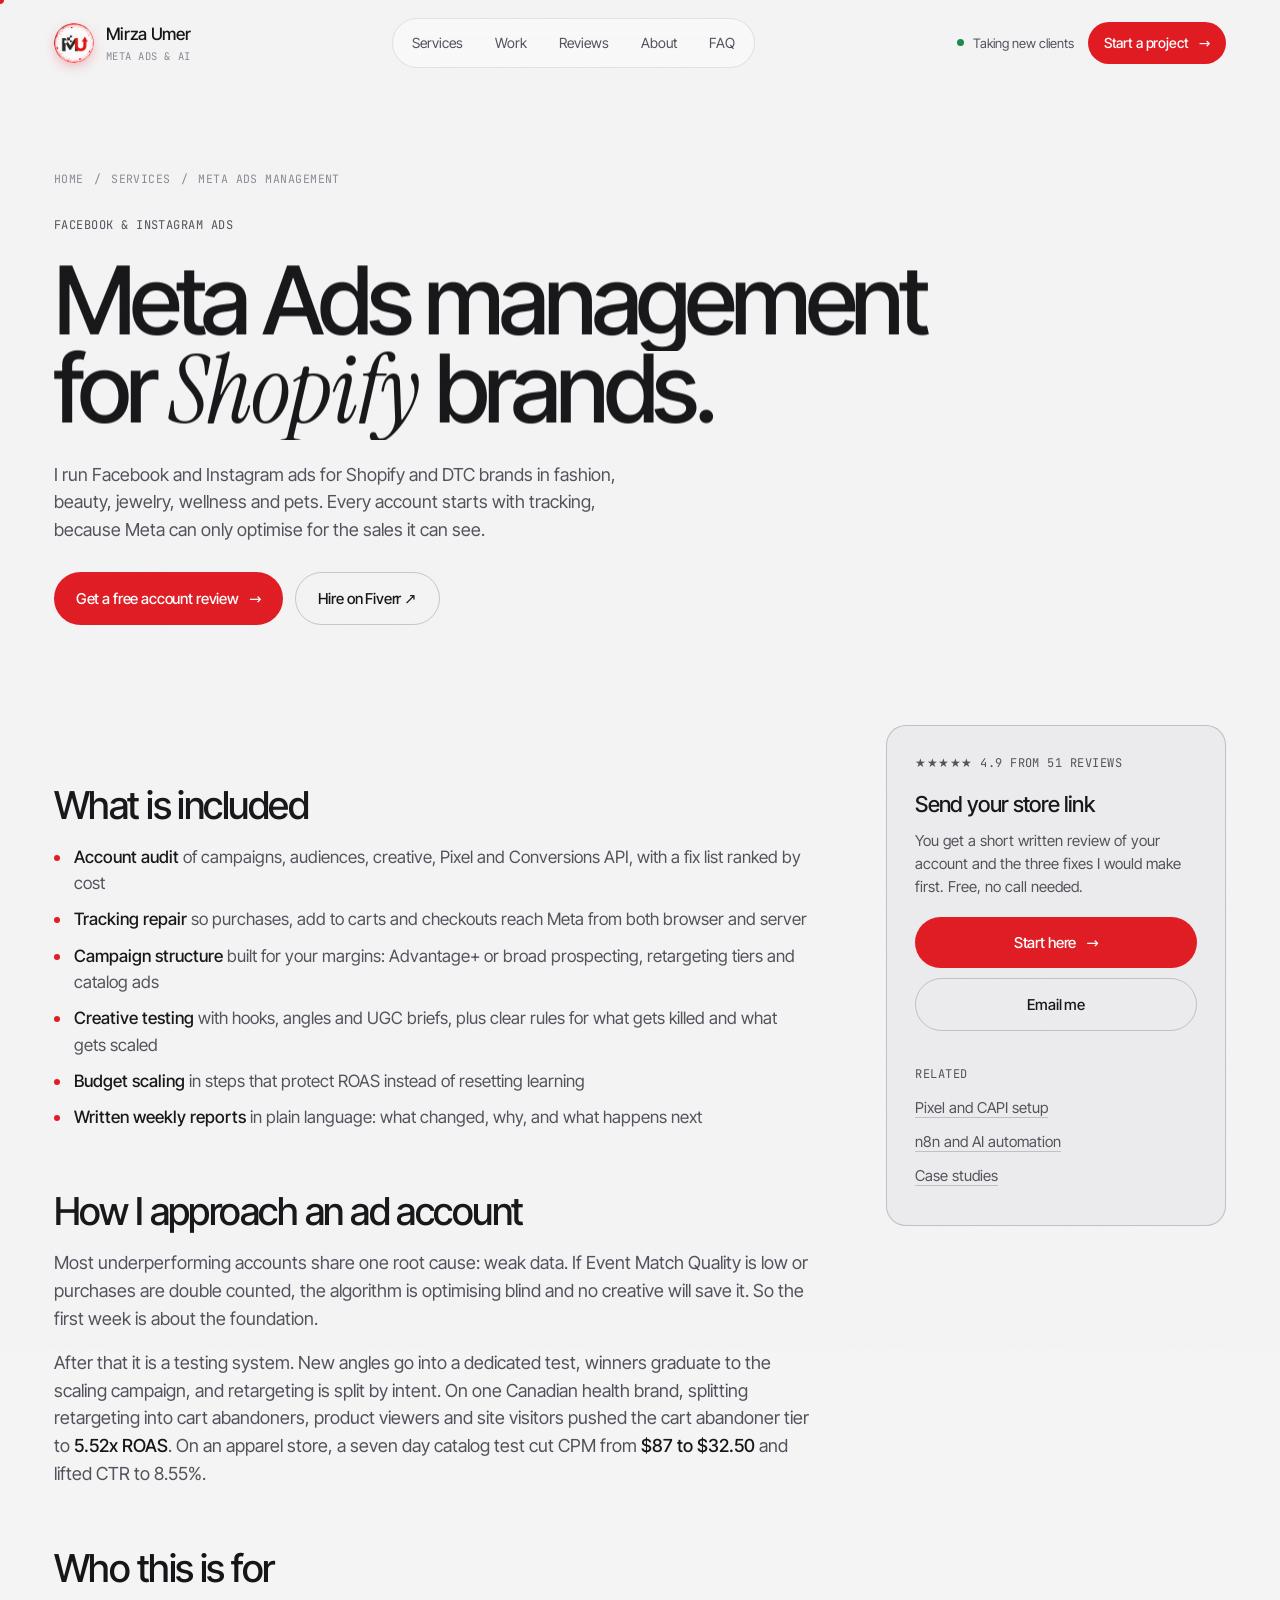
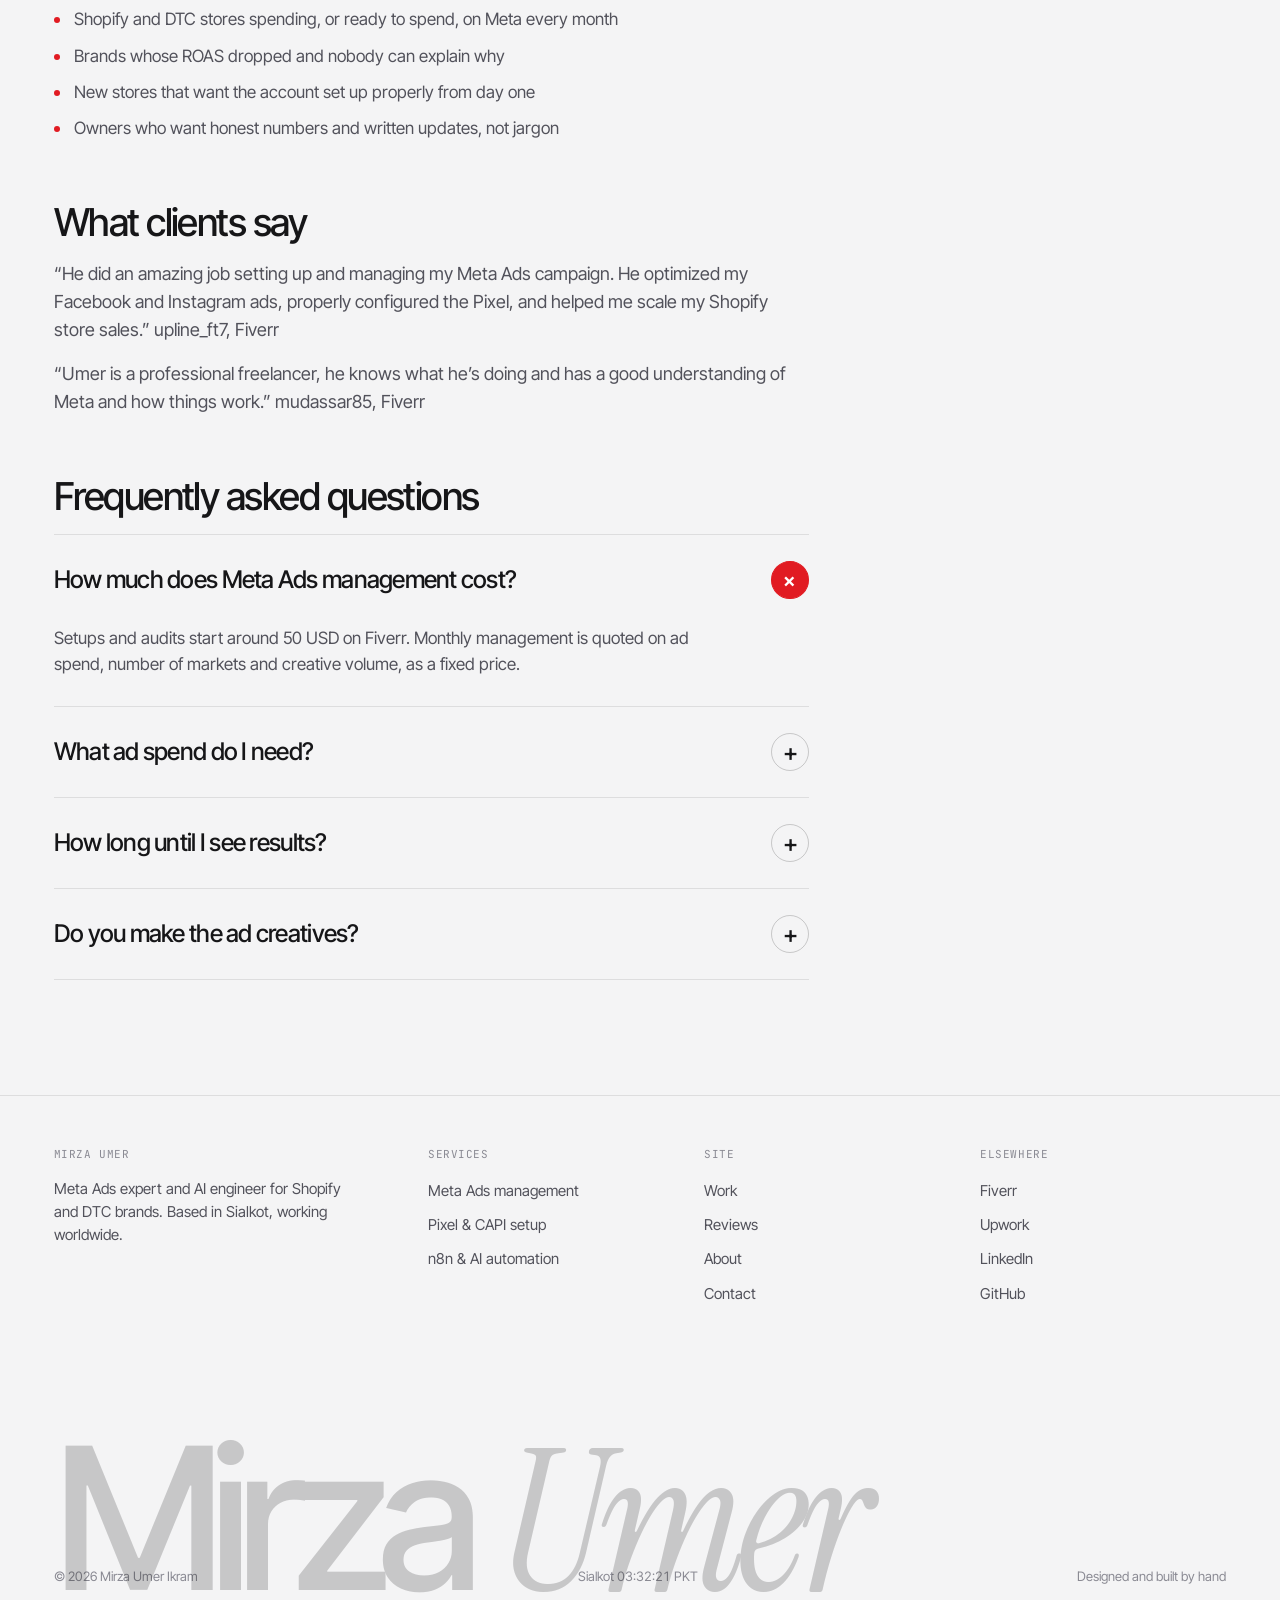
<file: services/meta-ads-management/index.html>
<!doctype html>
<html lang="en">
<head>
<meta charset="utf-8">
<meta name="viewport" content="width=device-width, initial-scale=1, viewport-fit=cover">
<title>Meta Ads Management for Shopify Brands | Facebook Ads Expert, Mirza Umer</title>
<meta name="description" content="Facebook and Instagram ads management for Shopify and DTC brands. Clean tracking, structured creative testing and budget scaling that protects ROAS. 4.9 from 51 reviews.">
<link rel="canonical" href="https://mirzaumer.dev/services/meta-ads-management/">
<meta name="robots" content="index, follow, max-image-preview:large">
<meta name="theme-color" content="#0d0d0c">
<meta property="og:type" content="website">
<meta property="og:site_name" content="Mirza Umer">
<meta property="og:title" content="Meta Ads Management for Shopify Brands | Facebook Ads Expert, Mirza Umer">
<meta property="og:description" content="Facebook and Instagram ads management for Shopify and DTC brands. Clean tracking, structured creative testing and budget scaling that protects ROAS. 4.9 from 51 reviews.">
<meta property="og:url" content="https://mirzaumer.dev/services/meta-ads-management/">
<meta property="og:image" content="https://mirzaumer.dev/assets/img/og.png">
<meta name="twitter:card" content="summary_large_image">
<meta name="twitter:image" content="https://mirzaumer.dev/assets/img/og.png">
<link rel="icon" href="/favicon.png" type="image/png">
<link rel="apple-touch-icon" href="/assets/img/apple-touch-icon.png">
<link rel="manifest" href="/site.webmanifest">
<link rel="preload" href="/assets/fonts/inter-tight-latin-500-normal.woff2" as="font" type="font/woff2" crossorigin>
<link rel="stylesheet" href="/assets/css/site.css?v=4">
<script>document.documentElement.classList.add('js');setTimeout(function(){if(!window.__siteReady)document.documentElement.classList.remove('js')},2500);</script>
<script type="application/ld+json">{"@context": "https://schema.org", "@graph": [{"@type": "Service", "name": "Meta Ads Management", "url": "https://mirzaumer.dev/services/meta-ads-management/", "description": "Facebook and Instagram ads management for Shopify and DTC brands. Clean tracking, structured creative testing and budget scaling that protects ROAS. 4.9 from 51 reviews.", "serviceType": "Meta Ads Management", "provider": {"@type": "Person", "@id": "https://mirzaumer.dev/#person", "name": "Mirza Umer Ikram", "url": "https://mirzaumer.dev/"}, "areaServed": "Worldwide"}, {"@type": "BreadcrumbList", "itemListElement": [{"@type": "ListItem", "position": 1, "name": "Home", "item": "https://mirzaumer.dev/"}, {"@type": "ListItem", "position": 2, "name": "Meta Ads Management", "item": "https://mirzaumer.dev/services/meta-ads-management/"}]}, {"@type": "FAQPage", "mainEntity": [{"@type": "Question", "name": "How much does Meta Ads management cost?", "acceptedAnswer": {"@type": "Answer", "text": "Setups and audits start around 50 USD on Fiverr. Monthly management is quoted on ad spend, number of markets and creative volume, as a fixed price."}}, {"@type": "Question", "name": "What ad spend do I need?", "acceptedAnswer": {"@type": "Answer", "text": "You can start testing from around 20 to 30 USD a day. Below that, Meta struggles to exit the learning phase on purchase optimisation."}}, {"@type": "Question", "name": "How long until I see results?", "acceptedAnswer": {"@type": "Answer", "text": "The first 7 to 14 days are a learning and testing phase. Clearer results usually show in weeks 2 to 4 if tracking is correct and the offer converts."}}, {"@type": "Question", "name": "Do you make the ad creatives?", "acceptedAnswer": {"@type": "Answer", "text": "I write the angles, hooks and briefs and can produce static and edited video ads. For UGC I brief your creators or recommend ones that fit your budget."}}]}]}</script>
</head>
<body>
<a class="skip" href="#main">Skip to content</a>
<div class="cursor" aria-hidden="true"><div class="cursor-ring"><span>View</span></div><div class="cursor-dot"></div></div>
<header class="nav">
  <a class="brand" href="/" aria-label="Mirza Umer, home"><img class="brand-logo" src="/assets/img/logo-96.png" width="40" height="40" alt=""><span>Mirza Umer<small>Meta Ads &amp; AI</small></span></a>
  <nav class="nav-links" aria-label="Primary"><a href="/#services">Services</a><a href="/#work">Work</a><a href="/#reviews">Reviews</a><a href="/#about">About</a><a href="/#faq">FAQ</a></nav>
  <div class="nav-cta"><span class="status"><i class="dot"></i>Taking new clients</span><a class="btn btn-primary btn-sm" href="/#contact" data-magnetic>Start a project <span class="arr">&rarr;</span></a><button class="burger" type="button" aria-label="Menu" aria-expanded="false" aria-controls="mmenu"><span></span><span></span></button></div>
</header>
<div class="mmenu" id="mmenu"><nav aria-label="Mobile"><a href="/#services">Services <span>01</span></a><a href="/#work">Work <span>02</span></a><a href="/#reviews">Reviews <span>03</span></a><a href="/#about">About <span>04</span></a><a href="/#contact">Contact <span>05</span></a></nav><div class="mmenu-foot"><a href="mailto:mirzaumerikram114@gmail.com">mirzaumerikram114@gmail.com</a></div></div>
<main id="main">
<section class="page-hero"><div class="wrap">
  <nav class="crumbs rv" aria-label="Breadcrumb"><a href="/">Home</a><span>/</span><span>Services</span><span>/</span><span>Meta Ads Management</span></nav>
  <span class="mono muted rv" style="display:block;margin-bottom:22px">Facebook &amp; Instagram ads</span>
  <h1 class="page-h1" data-split>Meta Ads management for <span class="serif">Shopify</span> brands.</h1>
  <p class="lead rv" style="margin-top:28px;max-width:60ch">I run Facebook and Instagram ads for Shopify and DTC brands in fashion, beauty, jewelry, wellness and pets. Every account starts with tracking, because Meta can only optimise for the sales it can see.</p>
  <div class="hero-ctas rv"><a class="btn btn-primary" href="/#contact" data-magnetic>Get a free account review <span class="arr">&rarr;</span></a><a class="btn btn-ghost" href="https://www.fiverr.com/mirzaumerikram" target="_blank" rel="noopener">Hire on Fiverr &nearr;</a></div>
</div></section>
<section class="sec" style="padding-top:20px"><div class="wrap page-grid">
  <article class="prose rv"><h2>What is included</h2>
<ul><li><strong>Account audit</strong> of campaigns, audiences, creative, Pixel and Conversions API, with a fix list ranked by cost</li>
<li><strong>Tracking repair</strong> so purchases, add to carts and checkouts reach Meta from both browser and server</li>
<li><strong>Campaign structure</strong> built for your margins: Advantage+ or broad prospecting, retargeting tiers and catalog ads</li>
<li><strong>Creative testing</strong> with hooks, angles and UGC briefs, plus clear rules for what gets killed and what gets scaled</li>
<li><strong>Budget scaling</strong> in steps that protect ROAS instead of resetting learning</li>
<li><strong>Written weekly reports</strong> in plain language: what changed, why, and what happens next</li></ul>
<h2>How I approach an ad account</h2>
<p>Most underperforming accounts share one root cause: weak data. If Event Match Quality is low or purchases are double counted, the algorithm is optimising blind and no creative will save it. So the first week is about the foundation.</p>
<p>After that it is a testing system. New angles go into a dedicated test, winners graduate to the scaling campaign, and retargeting is split by intent. On one Canadian health brand, splitting retargeting into cart abandoners, product viewers and site visitors pushed the cart abandoner tier to <strong>5.52x ROAS</strong>. On an apparel store, a seven day catalog test cut CPM from <strong>$87 to $32.50</strong> and lifted CTR to 8.55%.</p>
<h2>Who this is for</h2>
<ul><li>Shopify and DTC stores spending, or ready to spend, on Meta every month</li><li>Brands whose ROAS dropped and nobody can explain why</li><li>New stores that want the account set up properly from day one</li><li>Owners who want honest numbers and written updates, not jargon</li></ul>
<h2>What clients say</h2>
<p>&ldquo;He did an amazing job setting up and managing my Meta Ads campaign. He optimized my Facebook and Instagram ads, properly configured the Pixel, and helped me scale my Shopify store sales.&rdquo; <span class="muted">upline_ft7, Fiverr</span></p>
<p>&ldquo;Umer is a professional freelancer, he knows what he&rsquo;s doing and has a good understanding of Meta and how things work.&rdquo; <span class="muted">mudassar85, Fiverr</span></p>
    <h2>Frequently asked questions</h2>
    <div class="faq"><details open><summary>How much does Meta Ads management cost?<i>+</i></summary><div class="ans">Setups and audits start around 50 USD on Fiverr. Monthly management is quoted on ad spend, number of markets and creative volume, as a fixed price.</div></details><details><summary>What ad spend do I need?<i>+</i></summary><div class="ans">You can start testing from around 20 to 30 USD a day. Below that, Meta struggles to exit the learning phase on purchase optimisation.</div></details><details><summary>How long until I see results?<i>+</i></summary><div class="ans">The first 7 to 14 days are a learning and testing phase. Clearer results usually show in weeks 2 to 4 if tracking is correct and the offer converts.</div></details><details><summary>Do you make the ad creatives?<i>+</i></summary><div class="ans">I write the angles, hooks and briefs and can produce static and edited video ads. For UGC I brief your creators or recommend ones that fit your budget.</div></details></div>
  </article>
  <aside class="side-card rv">
    <span class="mono muted" style="display:block;margin-bottom:14px">&#9733;&#9733;&#9733;&#9733;&#9733; 4.9 from 51 reviews</span>
    <h3>Send your store link</h3>
    <p>You get a short written review of your account and the three fixes I would make first. Free, no call needed.</p>
    <a class="btn btn-primary" href="/#contact">Start here <span class="arr">&rarr;</span></a>
    <a class="btn btn-ghost" href="mailto:mirzaumerikram114@gmail.com">Email me</a>
    <h4 class="mono muted" style="margin:24px 0 10px;font-weight:400">Related</h4>
    <ul class="related"><li><a href="/services/meta-pixel-capi-setup/">Pixel and CAPI setup</a></li><li><a href="/services/n8n-ai-automation/">n8n and AI automation</a></li><li><a href="/#work">Case studies</a></li></ul>
  </aside>
</div></section>
</main>
<footer class="foot"><div class="wrap">
  <div class="foot-top">
    <div><h4>Mirza Umer</h4><p class="muted" style="max-width:32ch;font-size:15px">Meta Ads expert and AI engineer for Shopify and DTC brands. Based in Sialkot, working worldwide.</p></div>
    <div><h4>Services</h4><ul><li><a href="/services/meta-ads-management/">Meta Ads management</a></li><li><a href="/services/meta-pixel-capi-setup/">Pixel &amp; CAPI setup</a></li><li><a href="/services/n8n-ai-automation/">n8n &amp; AI automation</a></li></ul></div>
    <div><h4>Site</h4><ul><li><a href="/#work">Work</a></li><li><a href="/#reviews">Reviews</a></li><li><a href="/#about">About</a></li><li><a href="/#contact">Contact</a></li></ul></div>
    <div><h4>Elsewhere</h4><ul><li><a href="https://www.fiverr.com/mirzaumerikram" rel="noopener" target="_blank">Fiverr</a></li><li><a href="https://www.upwork.com/freelancers/~01cbf2591d36b6d93d" rel="noopener" target="_blank">Upwork</a></li><li><a href="https://www.linkedin.com/in/mirzaumerikram/" rel="noopener" target="_blank">LinkedIn</a></li><li><a href="https://github.com/mirzaumerikram" rel="noopener" target="_blank">GitHub</a></li></ul></div>
  </div>
  <div class="foot-word" aria-hidden="true">Mirza <span class="serif">Umer</span></div>
  <div class="foot-bottom"><span>&copy; <span data-year>2026</span> Mirza Umer Ikram</span><span>Sialkot <span class="clock">--:--</span></span><span>Designed and built by hand</span></div>
</div></footer>
<script src="/assets/js/vendor/gsap.min.js" defer></script>
<script src="/assets/js/vendor/ScrollTrigger.min.js" defer></script>
<script src="/assets/js/vendor/lenis.min.js" defer></script>
<script src="/assets/js/site.js?v=4" defer></script>
</body>
</html>
</file>
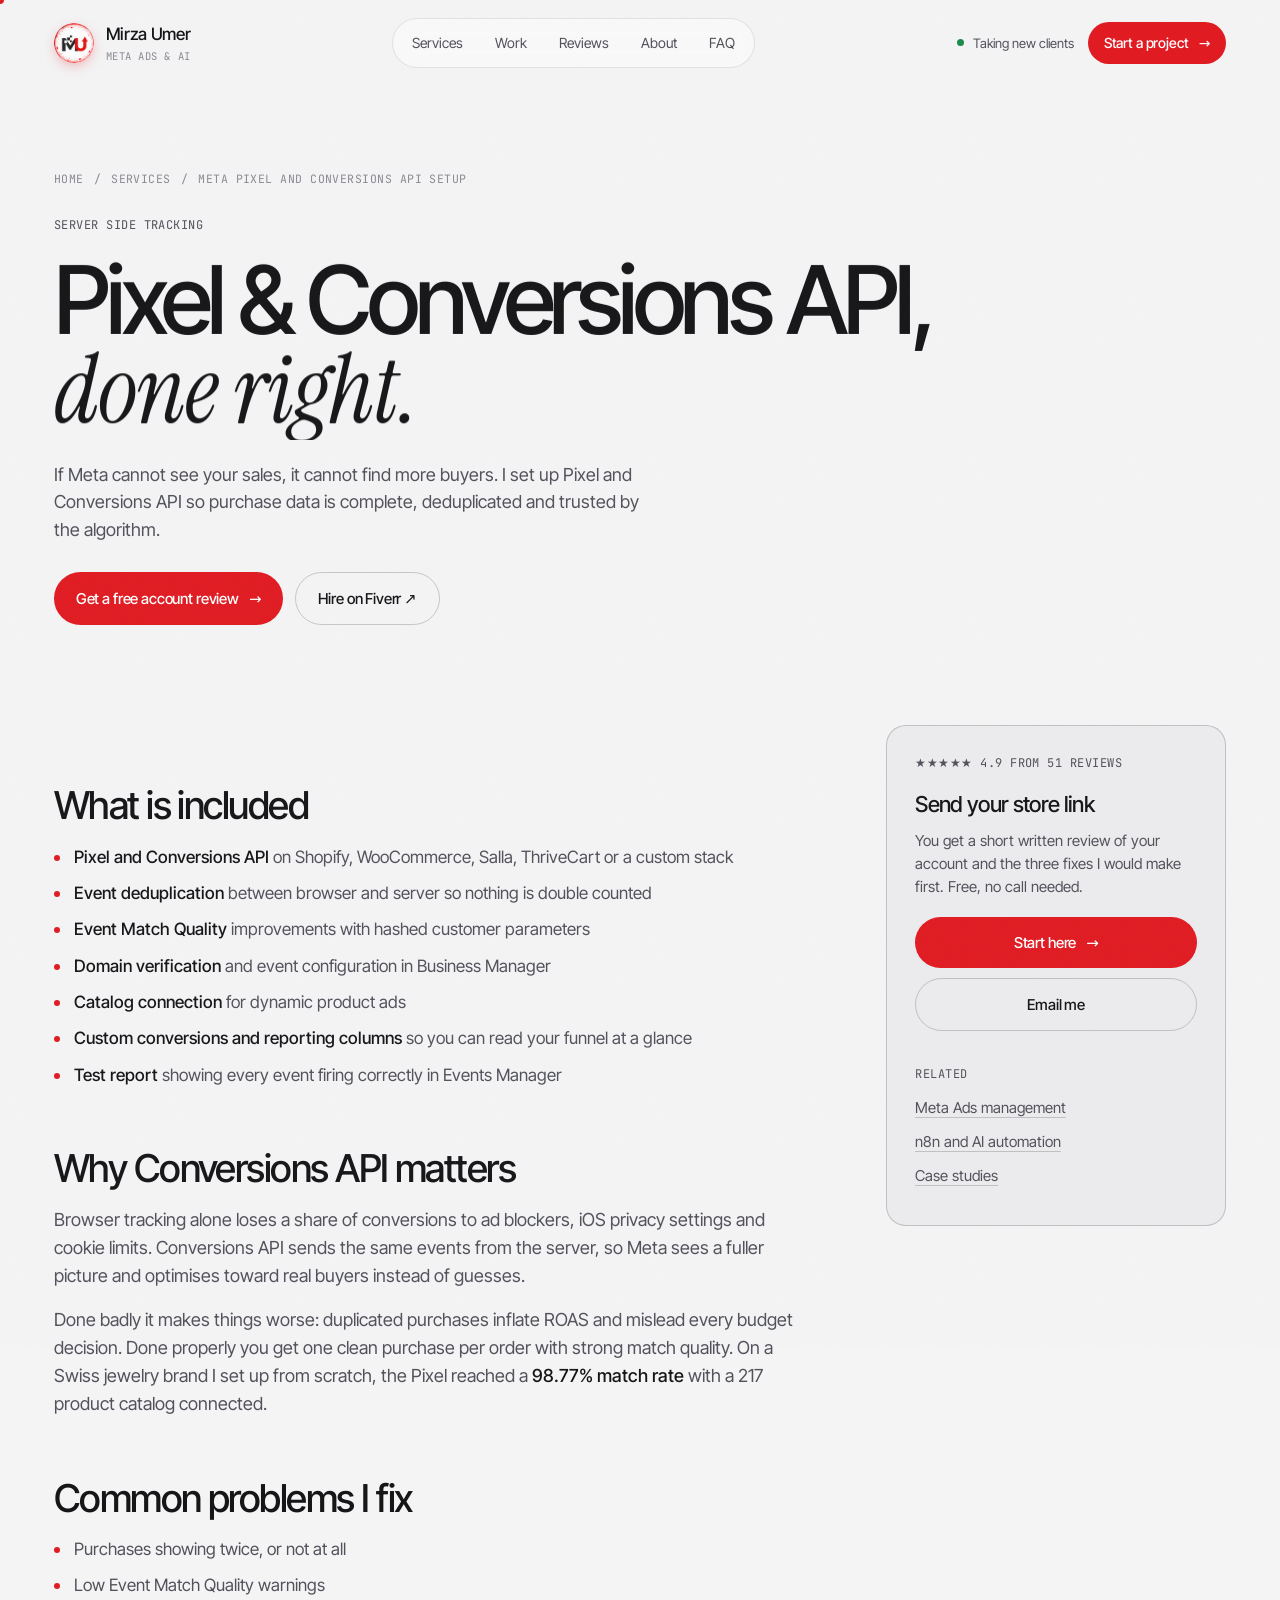
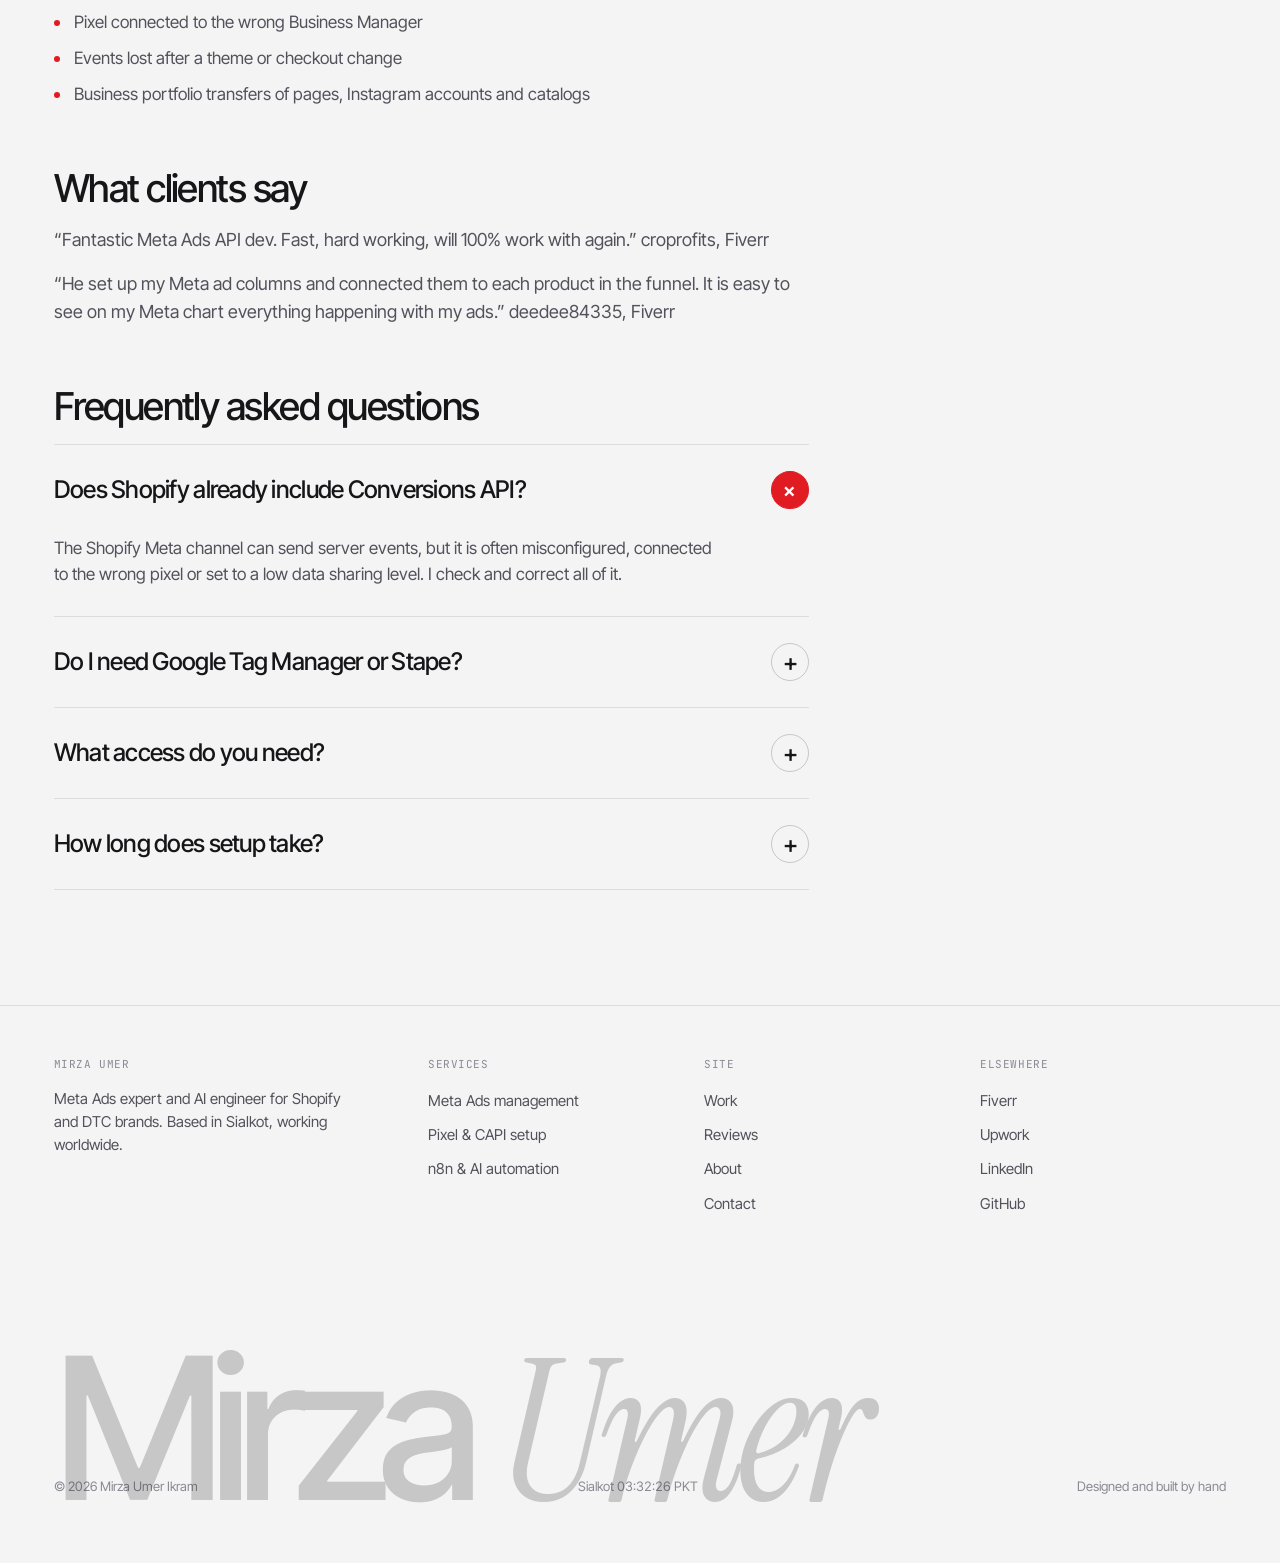
<file: services/meta-pixel-capi-setup/index.html>
<!doctype html>
<html lang="en">
<head>
<meta charset="utf-8">
<meta name="viewport" content="width=device-width, initial-scale=1, viewport-fit=cover">
<title>Meta Pixel and Conversions API Setup for Shopify | CAPI Expert, Mirza Umer</title>
<meta name="description" content="Meta Pixel and Conversions API setup for Shopify, WooCommerce and custom stores. Deduplication, domain verification and higher Event Match Quality so every sale is counted.">
<link rel="canonical" href="https://mirzaumer.dev/services/meta-pixel-capi-setup/">
<meta name="robots" content="index, follow, max-image-preview:large">
<meta name="theme-color" content="#0d0d0c">
<meta property="og:type" content="website">
<meta property="og:site_name" content="Mirza Umer">
<meta property="og:title" content="Meta Pixel and Conversions API Setup for Shopify | CAPI Expert, Mirza Umer">
<meta property="og:description" content="Meta Pixel and Conversions API setup for Shopify, WooCommerce and custom stores. Deduplication, domain verification and higher Event Match Quality so every sale is counted.">
<meta property="og:url" content="https://mirzaumer.dev/services/meta-pixel-capi-setup/">
<meta property="og:image" content="https://mirzaumer.dev/assets/img/og.png">
<meta name="twitter:card" content="summary_large_image">
<meta name="twitter:image" content="https://mirzaumer.dev/assets/img/og.png">
<link rel="icon" href="/favicon.png" type="image/png">
<link rel="apple-touch-icon" href="/assets/img/apple-touch-icon.png">
<link rel="manifest" href="/site.webmanifest">
<link rel="preload" href="/assets/fonts/inter-tight-latin-500-normal.woff2" as="font" type="font/woff2" crossorigin>
<link rel="stylesheet" href="/assets/css/site.css?v=4">
<script>document.documentElement.classList.add('js');setTimeout(function(){if(!window.__siteReady)document.documentElement.classList.remove('js')},2500);</script>
<script type="application/ld+json">{"@context": "https://schema.org", "@graph": [{"@type": "Service", "name": "Meta Pixel and Conversions API Setup", "url": "https://mirzaumer.dev/services/meta-pixel-capi-setup/", "description": "Meta Pixel and Conversions API setup for Shopify, WooCommerce and custom stores. Deduplication, domain verification and higher Event Match Quality so every sale is counted.", "serviceType": "Meta Pixel and Conversions API Setup", "provider": {"@type": "Person", "@id": "https://mirzaumer.dev/#person", "name": "Mirza Umer Ikram", "url": "https://mirzaumer.dev/"}, "areaServed": "Worldwide"}, {"@type": "BreadcrumbList", "itemListElement": [{"@type": "ListItem", "position": 1, "name": "Home", "item": "https://mirzaumer.dev/"}, {"@type": "ListItem", "position": 2, "name": "Meta Pixel and Conversions API Setup", "item": "https://mirzaumer.dev/services/meta-pixel-capi-setup/"}]}, {"@type": "FAQPage", "mainEntity": [{"@type": "Question", "name": "Does Shopify already include Conversions API?", "acceptedAnswer": {"@type": "Answer", "text": "The Shopify Meta channel can send server events, but it is often misconfigured, connected to the wrong pixel or set to a low data sharing level. I check and correct all of it."}}, {"@type": "Question", "name": "Do I need Google Tag Manager or Stape?", "acceptedAnswer": {"@type": "Answer", "text": "Not always. For Shopify the native integration is usually enough. For custom stacks and funnel tools, server side tagging gives more control."}}, {"@type": "Question", "name": "What access do you need?", "acceptedAnswer": {"@type": "Answer", "text": "Partner access to your Business Manager and collaborator access to Shopify. No passwords are shared."}}, {"@type": "Question", "name": "How long does setup take?", "acceptedAnswer": {"@type": "Answer", "text": "Most setups are finished and tested within 1 to 3 days."}}]}]}</script>
</head>
<body>
<a class="skip" href="#main">Skip to content</a>
<div class="cursor" aria-hidden="true"><div class="cursor-ring"><span>View</span></div><div class="cursor-dot"></div></div>
<header class="nav">
  <a class="brand" href="/" aria-label="Mirza Umer, home"><img class="brand-logo" src="/assets/img/logo-96.png" width="40" height="40" alt=""><span>Mirza Umer<small>Meta Ads &amp; AI</small></span></a>
  <nav class="nav-links" aria-label="Primary"><a href="/#services">Services</a><a href="/#work">Work</a><a href="/#reviews">Reviews</a><a href="/#about">About</a><a href="/#faq">FAQ</a></nav>
  <div class="nav-cta"><span class="status"><i class="dot"></i>Taking new clients</span><a class="btn btn-primary btn-sm" href="/#contact" data-magnetic>Start a project <span class="arr">&rarr;</span></a><button class="burger" type="button" aria-label="Menu" aria-expanded="false" aria-controls="mmenu"><span></span><span></span></button></div>
</header>
<div class="mmenu" id="mmenu"><nav aria-label="Mobile"><a href="/#services">Services <span>01</span></a><a href="/#work">Work <span>02</span></a><a href="/#reviews">Reviews <span>03</span></a><a href="/#about">About <span>04</span></a><a href="/#contact">Contact <span>05</span></a></nav><div class="mmenu-foot"><a href="mailto:mirzaumerikram114@gmail.com">mirzaumerikram114@gmail.com</a></div></div>
<main id="main">
<section class="page-hero"><div class="wrap">
  <nav class="crumbs rv" aria-label="Breadcrumb"><a href="/">Home</a><span>/</span><span>Services</span><span>/</span><span>Meta Pixel and Conversions API Setup</span></nav>
  <span class="mono muted rv" style="display:block;margin-bottom:22px">Server side tracking</span>
  <h1 class="page-h1" data-split>Pixel &amp; Conversions API, <span class="serif">done right.</span></h1>
  <p class="lead rv" style="margin-top:28px;max-width:60ch">If Meta cannot see your sales, it cannot find more buyers. I set up Pixel and Conversions API so purchase data is complete, deduplicated and trusted by the algorithm.</p>
  <div class="hero-ctas rv"><a class="btn btn-primary" href="/#contact" data-magnetic>Get a free account review <span class="arr">&rarr;</span></a><a class="btn btn-ghost" href="https://www.fiverr.com/mirzaumerikram" target="_blank" rel="noopener">Hire on Fiverr &nearr;</a></div>
</div></section>
<section class="sec" style="padding-top:20px"><div class="wrap page-grid">
  <article class="prose rv"><h2>What is included</h2>
<ul><li><strong>Pixel and Conversions API</strong> on Shopify, WooCommerce, Salla, ThriveCart or a custom stack</li>
<li><strong>Event deduplication</strong> between browser and server so nothing is double counted</li>
<li><strong>Event Match Quality</strong> improvements with hashed customer parameters</li>
<li><strong>Domain verification</strong> and event configuration in Business Manager</li>
<li><strong>Catalog connection</strong> for dynamic product ads</li>
<li><strong>Custom conversions and reporting columns</strong> so you can read your funnel at a glance</li>
<li><strong>Test report</strong> showing every event firing correctly in Events Manager</li></ul>
<h2>Why Conversions API matters</h2>
<p>Browser tracking alone loses a share of conversions to ad blockers, iOS privacy settings and cookie limits. Conversions API sends the same events from the server, so Meta sees a fuller picture and optimises toward real buyers instead of guesses.</p>
<p>Done badly it makes things worse: duplicated purchases inflate ROAS and mislead every budget decision. Done properly you get one clean purchase per order with strong match quality. On a Swiss jewelry brand I set up from scratch, the Pixel reached a <strong>98.77% match rate</strong> with a 217 product catalog connected.</p>
<h2>Common problems I fix</h2>
<ul><li>Purchases showing twice, or not at all</li><li>Low Event Match Quality warnings</li><li>Pixel connected to the wrong Business Manager</li><li>Events lost after a theme or checkout change</li><li>Business portfolio transfers of pages, Instagram accounts and catalogs</li></ul>
<h2>What clients say</h2>
<p>&ldquo;Fantastic Meta Ads API dev. Fast, hard working, will 100% work with again.&rdquo; <span class="muted">croprofits, Fiverr</span></p>
<p>&ldquo;He set up my Meta ad columns and connected them to each product in the funnel. It is easy to see on my Meta chart everything happening with my ads.&rdquo; <span class="muted">deedee84335, Fiverr</span></p>
    <h2>Frequently asked questions</h2>
    <div class="faq"><details open><summary>Does Shopify already include Conversions API?<i>+</i></summary><div class="ans">The Shopify Meta channel can send server events, but it is often misconfigured, connected to the wrong pixel or set to a low data sharing level. I check and correct all of it.</div></details><details><summary>Do I need Google Tag Manager or Stape?<i>+</i></summary><div class="ans">Not always. For Shopify the native integration is usually enough. For custom stacks and funnel tools, server side tagging gives more control.</div></details><details><summary>What access do you need?<i>+</i></summary><div class="ans">Partner access to your Business Manager and collaborator access to Shopify. No passwords are shared.</div></details><details><summary>How long does setup take?<i>+</i></summary><div class="ans">Most setups are finished and tested within 1 to 3 days.</div></details></div>
  </article>
  <aside class="side-card rv">
    <span class="mono muted" style="display:block;margin-bottom:14px">&#9733;&#9733;&#9733;&#9733;&#9733; 4.9 from 51 reviews</span>
    <h3>Send your store link</h3>
    <p>You get a short written review of your account and the three fixes I would make first. Free, no call needed.</p>
    <a class="btn btn-primary" href="/#contact">Start here <span class="arr">&rarr;</span></a>
    <a class="btn btn-ghost" href="mailto:mirzaumerikram114@gmail.com">Email me</a>
    <h4 class="mono muted" style="margin:24px 0 10px;font-weight:400">Related</h4>
    <ul class="related"><li><a href="/services/meta-ads-management/">Meta Ads management</a></li><li><a href="/services/n8n-ai-automation/">n8n and AI automation</a></li><li><a href="/#work">Case studies</a></li></ul>
  </aside>
</div></section>
</main>
<footer class="foot"><div class="wrap">
  <div class="foot-top">
    <div><h4>Mirza Umer</h4><p class="muted" style="max-width:32ch;font-size:15px">Meta Ads expert and AI engineer for Shopify and DTC brands. Based in Sialkot, working worldwide.</p></div>
    <div><h4>Services</h4><ul><li><a href="/services/meta-ads-management/">Meta Ads management</a></li><li><a href="/services/meta-pixel-capi-setup/">Pixel &amp; CAPI setup</a></li><li><a href="/services/n8n-ai-automation/">n8n &amp; AI automation</a></li></ul></div>
    <div><h4>Site</h4><ul><li><a href="/#work">Work</a></li><li><a href="/#reviews">Reviews</a></li><li><a href="/#about">About</a></li><li><a href="/#contact">Contact</a></li></ul></div>
    <div><h4>Elsewhere</h4><ul><li><a href="https://www.fiverr.com/mirzaumerikram" rel="noopener" target="_blank">Fiverr</a></li><li><a href="https://www.upwork.com/freelancers/~01cbf2591d36b6d93d" rel="noopener" target="_blank">Upwork</a></li><li><a href="https://www.linkedin.com/in/mirzaumerikram/" rel="noopener" target="_blank">LinkedIn</a></li><li><a href="https://github.com/mirzaumerikram" rel="noopener" target="_blank">GitHub</a></li></ul></div>
  </div>
  <div class="foot-word" aria-hidden="true">Mirza <span class="serif">Umer</span></div>
  <div class="foot-bottom"><span>&copy; <span data-year>2026</span> Mirza Umer Ikram</span><span>Sialkot <span class="clock">--:--</span></span><span>Designed and built by hand</span></div>
</div></footer>
<script src="/assets/js/vendor/gsap.min.js" defer></script>
<script src="/assets/js/vendor/ScrollTrigger.min.js" defer></script>
<script src="/assets/js/vendor/lenis.min.js" defer></script>
<script src="/assets/js/site.js?v=4" defer></script>
</body>
</html>
</file>
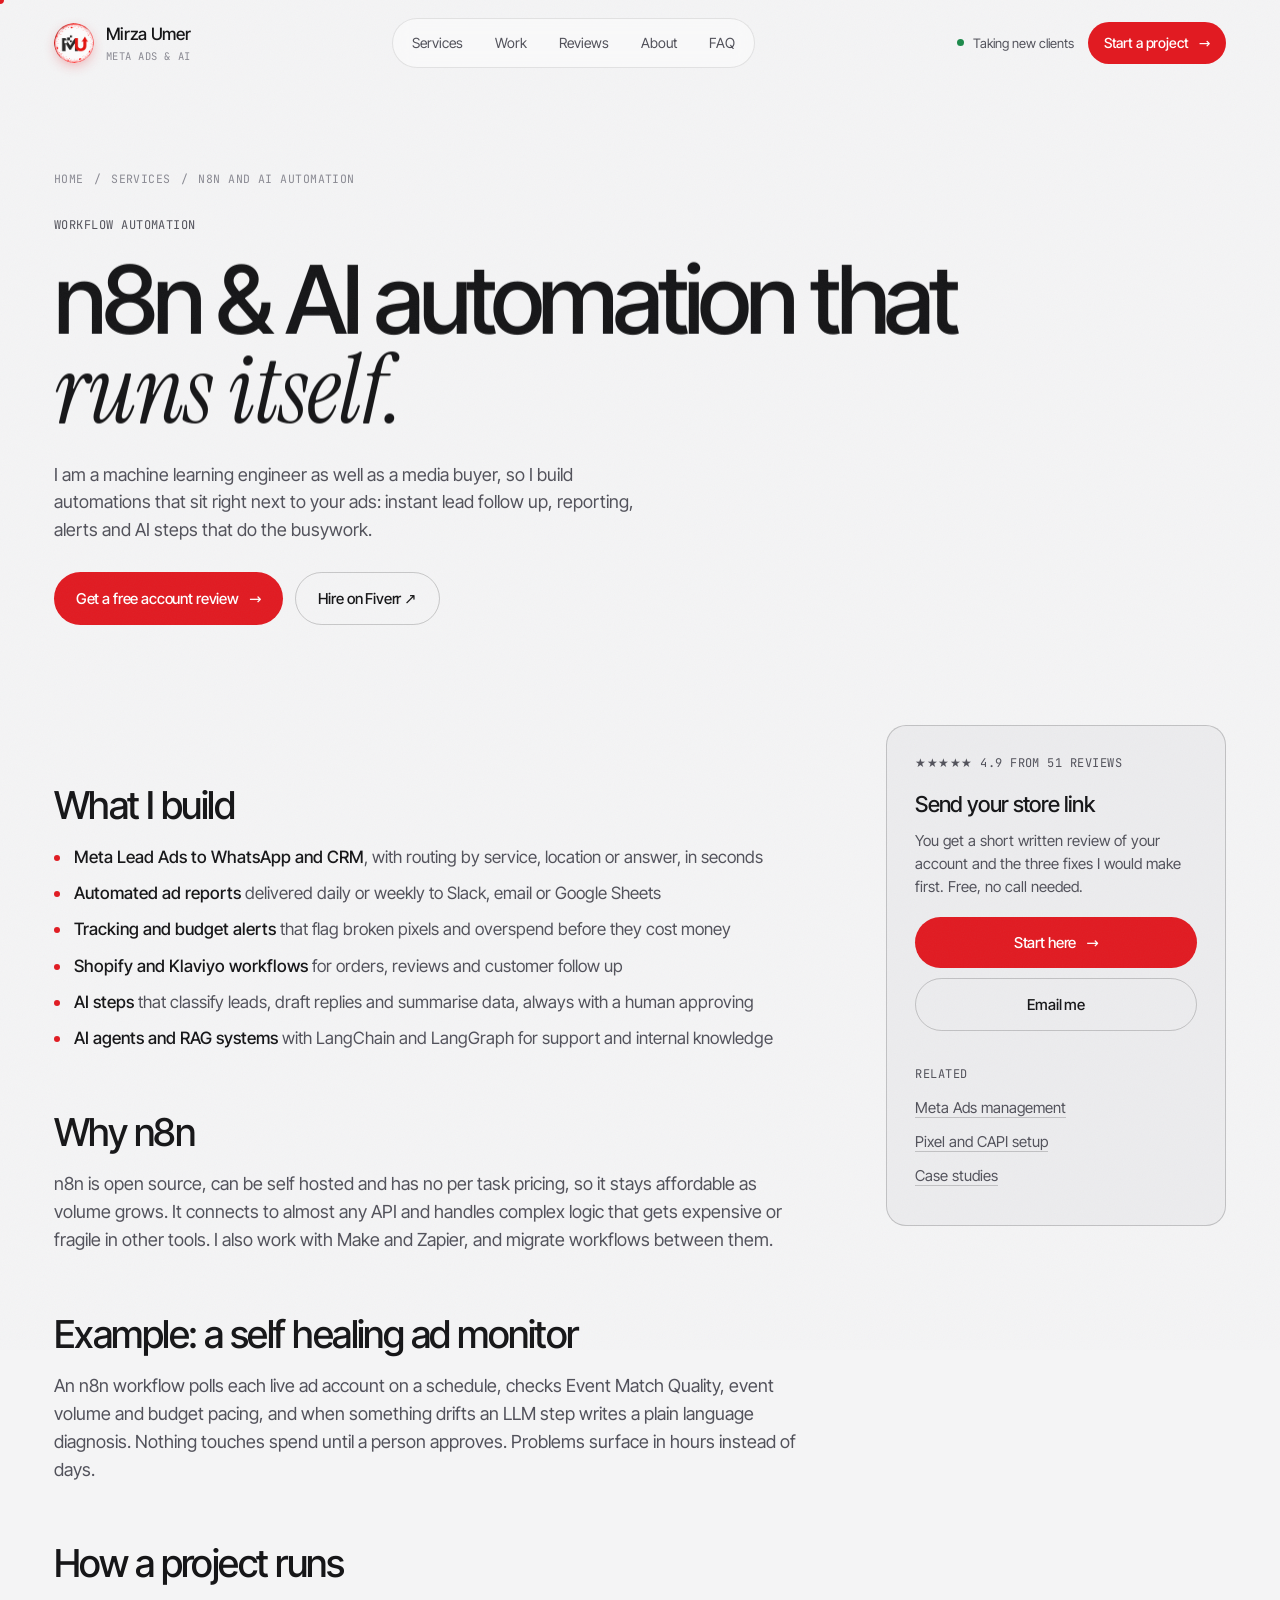
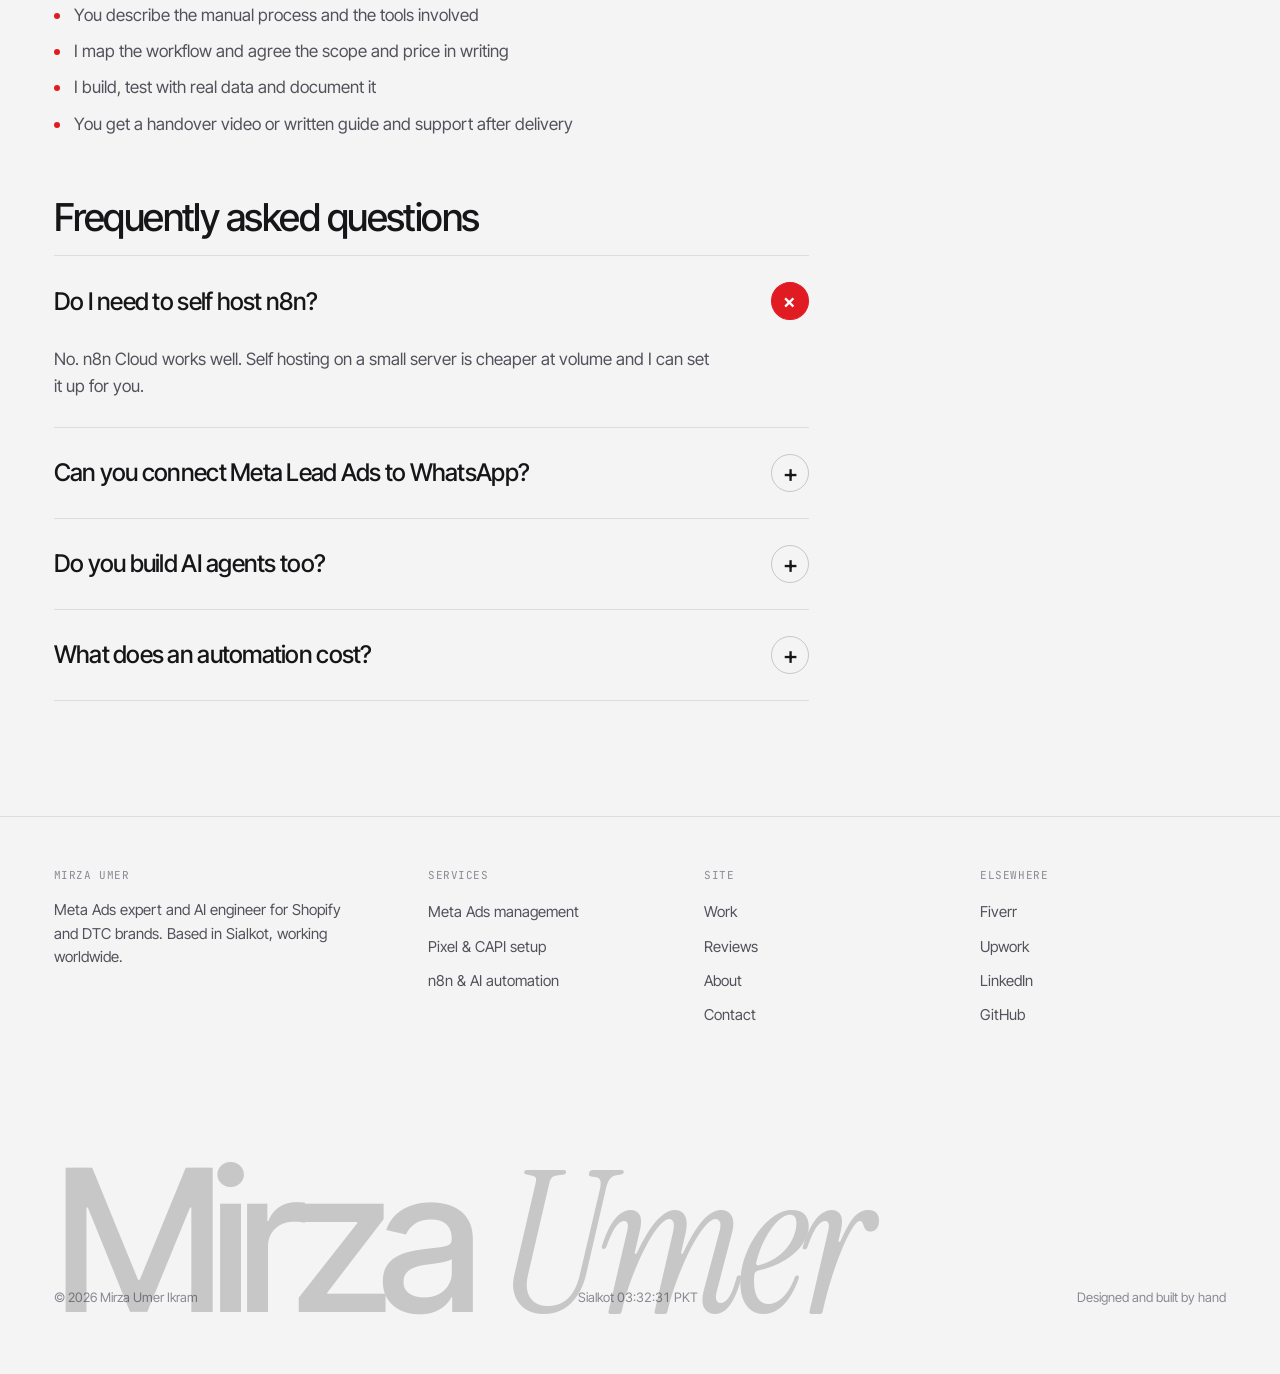
<file: services/n8n-ai-automation/index.html>
<!doctype html>
<html lang="en">
<head>
<meta charset="utf-8">
<meta name="viewport" content="width=device-width, initial-scale=1, viewport-fit=cover">
<title>n8n Automation Expert and AI Workflow Developer | Mirza Umer</title>
<meta name="description" content="n8n and AI automation for ecommerce and service businesses. Meta Lead Ads to WhatsApp and CRM, automated ad reports, Shopify workflows and AI agents built by an ML engineer.">
<link rel="canonical" href="https://mirzaumer.dev/services/n8n-ai-automation/">
<meta name="robots" content="index, follow, max-image-preview:large">
<meta name="theme-color" content="#0d0d0c">
<meta property="og:type" content="website">
<meta property="og:site_name" content="Mirza Umer">
<meta property="og:title" content="n8n Automation Expert and AI Workflow Developer | Mirza Umer">
<meta property="og:description" content="n8n and AI automation for ecommerce and service businesses. Meta Lead Ads to WhatsApp and CRM, automated ad reports, Shopify workflows and AI agents built by an ML engineer.">
<meta property="og:url" content="https://mirzaumer.dev/services/n8n-ai-automation/">
<meta property="og:image" content="https://mirzaumer.dev/assets/img/og.png">
<meta name="twitter:card" content="summary_large_image">
<meta name="twitter:image" content="https://mirzaumer.dev/assets/img/og.png">
<link rel="icon" href="/favicon.png" type="image/png">
<link rel="apple-touch-icon" href="/assets/img/apple-touch-icon.png">
<link rel="manifest" href="/site.webmanifest">
<link rel="preload" href="/assets/fonts/inter-tight-latin-500-normal.woff2" as="font" type="font/woff2" crossorigin>
<link rel="stylesheet" href="/assets/css/site.css?v=4">
<script>document.documentElement.classList.add('js');setTimeout(function(){if(!window.__siteReady)document.documentElement.classList.remove('js')},2500);</script>
<script type="application/ld+json">{"@context": "https://schema.org", "@graph": [{"@type": "Service", "name": "n8n and AI Automation", "url": "https://mirzaumer.dev/services/n8n-ai-automation/", "description": "n8n and AI automation for ecommerce and service businesses. Meta Lead Ads to WhatsApp and CRM, automated ad reports, Shopify workflows and AI agents built by an ML engineer.", "serviceType": "n8n and AI Automation", "provider": {"@type": "Person", "@id": "https://mirzaumer.dev/#person", "name": "Mirza Umer Ikram", "url": "https://mirzaumer.dev/"}, "areaServed": "Worldwide"}, {"@type": "BreadcrumbList", "itemListElement": [{"@type": "ListItem", "position": 1, "name": "Home", "item": "https://mirzaumer.dev/"}, {"@type": "ListItem", "position": 2, "name": "n8n and AI Automation", "item": "https://mirzaumer.dev/services/n8n-ai-automation/"}]}, {"@type": "FAQPage", "mainEntity": [{"@type": "Question", "name": "Do I need to self host n8n?", "acceptedAnswer": {"@type": "Answer", "text": "No. n8n Cloud works well. Self hosting on a small server is cheaper at volume and I can set it up for you."}}, {"@type": "Question", "name": "Can you connect Meta Lead Ads to WhatsApp?", "acceptedAnswer": {"@type": "Answer", "text": "Yes, using the WhatsApp Cloud API or a provider you already use, with conditional routing per service or region."}}, {"@type": "Question", "name": "Do you build AI agents too?", "acceptedAnswer": {"@type": "Answer", "text": "Yes. Retrieval augmented agents with LangChain and LangGraph, and chat or voice agents with Botpress, Voiceflow and Vapi."}}, {"@type": "Question", "name": "What does an automation cost?", "acceptedAnswer": {"@type": "Answer", "text": "Simple workflows are a fixed price on Fiverr. Larger systems are scoped and quoted after a short written brief."}}]}]}</script>
</head>
<body>
<a class="skip" href="#main">Skip to content</a>
<div class="cursor" aria-hidden="true"><div class="cursor-ring"><span>View</span></div><div class="cursor-dot"></div></div>
<header class="nav">
  <a class="brand" href="/" aria-label="Mirza Umer, home"><img class="brand-logo" src="/assets/img/logo-96.png" width="40" height="40" alt=""><span>Mirza Umer<small>Meta Ads &amp; AI</small></span></a>
  <nav class="nav-links" aria-label="Primary"><a href="/#services">Services</a><a href="/#work">Work</a><a href="/#reviews">Reviews</a><a href="/#about">About</a><a href="/#faq">FAQ</a></nav>
  <div class="nav-cta"><span class="status"><i class="dot"></i>Taking new clients</span><a class="btn btn-primary btn-sm" href="/#contact" data-magnetic>Start a project <span class="arr">&rarr;</span></a><button class="burger" type="button" aria-label="Menu" aria-expanded="false" aria-controls="mmenu"><span></span><span></span></button></div>
</header>
<div class="mmenu" id="mmenu"><nav aria-label="Mobile"><a href="/#services">Services <span>01</span></a><a href="/#work">Work <span>02</span></a><a href="/#reviews">Reviews <span>03</span></a><a href="/#about">About <span>04</span></a><a href="/#contact">Contact <span>05</span></a></nav><div class="mmenu-foot"><a href="mailto:mirzaumerikram114@gmail.com">mirzaumerikram114@gmail.com</a></div></div>
<main id="main">
<section class="page-hero"><div class="wrap">
  <nav class="crumbs rv" aria-label="Breadcrumb"><a href="/">Home</a><span>/</span><span>Services</span><span>/</span><span>n8n and AI Automation</span></nav>
  <span class="mono muted rv" style="display:block;margin-bottom:22px">Workflow automation</span>
  <h1 class="page-h1" data-split>n8n &amp; AI automation that <span class="serif">runs itself.</span></h1>
  <p class="lead rv" style="margin-top:28px;max-width:60ch">I am a machine learning engineer as well as a media buyer, so I build automations that sit right next to your ads: instant lead follow up, reporting, alerts and AI steps that do the busywork.</p>
  <div class="hero-ctas rv"><a class="btn btn-primary" href="/#contact" data-magnetic>Get a free account review <span class="arr">&rarr;</span></a><a class="btn btn-ghost" href="https://www.fiverr.com/mirzaumerikram" target="_blank" rel="noopener">Hire on Fiverr &nearr;</a></div>
</div></section>
<section class="sec" style="padding-top:20px"><div class="wrap page-grid">
  <article class="prose rv"><h2>What I build</h2>
<ul><li><strong>Meta Lead Ads to WhatsApp and CRM</strong>, with routing by service, location or answer, in seconds</li>
<li><strong>Automated ad reports</strong> delivered daily or weekly to Slack, email or Google Sheets</li>
<li><strong>Tracking and budget alerts</strong> that flag broken pixels and overspend before they cost money</li>
<li><strong>Shopify and Klaviyo workflows</strong> for orders, reviews and customer follow up</li>
<li><strong>AI steps</strong> that classify leads, draft replies and summarise data, always with a human approving</li>
<li><strong>AI agents and RAG systems</strong> with LangChain and LangGraph for support and internal knowledge</li></ul>
<h2>Why n8n</h2>
<p>n8n is open source, can be self hosted and has no per task pricing, so it stays affordable as volume grows. It connects to almost any API and handles complex logic that gets expensive or fragile in other tools. I also work with Make and Zapier, and migrate workflows between them.</p>
<h2>Example: a self healing ad monitor</h2>
<p>An n8n workflow polls each live ad account on a schedule, checks Event Match Quality, event volume and budget pacing, and when something drifts an LLM step writes a plain language diagnosis. Nothing touches spend until a person approves. Problems surface in hours instead of days.</p>
<h2>How a project runs</h2>
<ul><li>You describe the manual process and the tools involved</li><li>I map the workflow and agree the scope and price in writing</li><li>I build, test with real data and document it</li><li>You get a handover video or written guide and support after delivery</li></ul>
    <h2>Frequently asked questions</h2>
    <div class="faq"><details open><summary>Do I need to self host n8n?<i>+</i></summary><div class="ans">No. n8n Cloud works well. Self hosting on a small server is cheaper at volume and I can set it up for you.</div></details><details><summary>Can you connect Meta Lead Ads to WhatsApp?<i>+</i></summary><div class="ans">Yes, using the WhatsApp Cloud API or a provider you already use, with conditional routing per service or region.</div></details><details><summary>Do you build AI agents too?<i>+</i></summary><div class="ans">Yes. Retrieval augmented agents with LangChain and LangGraph, and chat or voice agents with Botpress, Voiceflow and Vapi.</div></details><details><summary>What does an automation cost?<i>+</i></summary><div class="ans">Simple workflows are a fixed price on Fiverr. Larger systems are scoped and quoted after a short written brief.</div></details></div>
  </article>
  <aside class="side-card rv">
    <span class="mono muted" style="display:block;margin-bottom:14px">&#9733;&#9733;&#9733;&#9733;&#9733; 4.9 from 51 reviews</span>
    <h3>Send your store link</h3>
    <p>You get a short written review of your account and the three fixes I would make first. Free, no call needed.</p>
    <a class="btn btn-primary" href="/#contact">Start here <span class="arr">&rarr;</span></a>
    <a class="btn btn-ghost" href="mailto:mirzaumerikram114@gmail.com">Email me</a>
    <h4 class="mono muted" style="margin:24px 0 10px;font-weight:400">Related</h4>
    <ul class="related"><li><a href="/services/meta-ads-management/">Meta Ads management</a></li><li><a href="/services/meta-pixel-capi-setup/">Pixel and CAPI setup</a></li><li><a href="/#work">Case studies</a></li></ul>
  </aside>
</div></section>
</main>
<footer class="foot"><div class="wrap">
  <div class="foot-top">
    <div><h4>Mirza Umer</h4><p class="muted" style="max-width:32ch;font-size:15px">Meta Ads expert and AI engineer for Shopify and DTC brands. Based in Sialkot, working worldwide.</p></div>
    <div><h4>Services</h4><ul><li><a href="/services/meta-ads-management/">Meta Ads management</a></li><li><a href="/services/meta-pixel-capi-setup/">Pixel &amp; CAPI setup</a></li><li><a href="/services/n8n-ai-automation/">n8n &amp; AI automation</a></li></ul></div>
    <div><h4>Site</h4><ul><li><a href="/#work">Work</a></li><li><a href="/#reviews">Reviews</a></li><li><a href="/#about">About</a></li><li><a href="/#contact">Contact</a></li></ul></div>
    <div><h4>Elsewhere</h4><ul><li><a href="https://www.fiverr.com/mirzaumerikram" rel="noopener" target="_blank">Fiverr</a></li><li><a href="https://www.upwork.com/freelancers/~01cbf2591d36b6d93d" rel="noopener" target="_blank">Upwork</a></li><li><a href="https://www.linkedin.com/in/mirzaumerikram/" rel="noopener" target="_blank">LinkedIn</a></li><li><a href="https://github.com/mirzaumerikram" rel="noopener" target="_blank">GitHub</a></li></ul></div>
  </div>
  <div class="foot-word" aria-hidden="true">Mirza <span class="serif">Umer</span></div>
  <div class="foot-bottom"><span>&copy; <span data-year>2026</span> Mirza Umer Ikram</span><span>Sialkot <span class="clock">--:--</span></span><span>Designed and built by hand</span></div>
</div></footer>
<script src="/assets/js/vendor/gsap.min.js" defer></script>
<script src="/assets/js/vendor/ScrollTrigger.min.js" defer></script>
<script src="/assets/js/vendor/lenis.min.js" defer></script>
<script src="/assets/js/site.js?v=4" defer></script>
</body>
</html>
</file>
<file: assets/css/site.css>
/* mirzaumer.dev  |  hand built, no framework */
@font-face{font-family:"Inter Tight";src:url(/assets/fonts/inter-tight-latin-400-normal.woff2) format("woff2");font-weight:400;font-display:swap}
@font-face{font-family:"Inter Tight";src:url(/assets/fonts/inter-tight-latin-500-normal.woff2) format("woff2");font-weight:500;font-display:swap}
@font-face{font-family:"Inter Tight";src:url(/assets/fonts/inter-tight-latin-600-normal.woff2) format("woff2");font-weight:600;font-display:swap}
@font-face{font-family:"Instrument Serif";src:url(/assets/fonts/instrument-serif-latin-400-normal.woff2) format("woff2");font-weight:400;font-display:swap}
@font-face{font-family:"Instrument Serif";src:url(/assets/fonts/instrument-serif-latin-400-italic.woff2) format("woff2");font-weight:400;font-style:italic;font-display:swap}
@font-face{font-family:"JetBrains Mono";src:url(/assets/fonts/jetbrains-mono-latin-400-normal.woff2) format("woff2");font-weight:400;font-display:swap}

:root{
  --ink:#f4f4f5;--ink-2:#ececee;--ink-3:#e2e2e5;
  --paper:#141416;--paper-2:#1f1f22;
  --fg:#161618;--fg-2:#52525b;--fg-3:#8a8a93;
  --line:rgba(22,22,24,.1);--line-2:rgba(22,22,24,.2);
  --accent:#e11b22;--accent-ink:#ffffff;--gold:#e11b22;
  --good:#1f8a4c;
  --sans:"Inter Tight",ui-sans-serif,system-ui,-apple-system,"Segoe UI",sans-serif;
  --serif:"Instrument Serif",ui-serif,Georgia,serif;
  --mono:"JetBrains Mono",ui-monospace,SFMono-Regular,Menlo,monospace;
  --pad:clamp(20px,4.2vw,64px);
  --max:1360px;
  --ease:cubic-bezier(.22,1,.36,1);
  --r:18px;
}
*,*::before,*::after{box-sizing:border-box}
html{-webkit-text-size-adjust:100%;text-size-adjust:100%;overflow-x:clip}
html.lenis,html.lenis body{height:auto}
.lenis.lenis-smooth{scroll-behavior:auto!important}
.lenis.lenis-stopped{overflow:hidden}
body{margin:0;background:var(--ink);color:var(--fg);font-family:var(--sans);font-size:17px;line-height:1.55;-webkit-font-smoothing:antialiased;-moz-osx-font-smoothing:grayscale;overflow-x:hidden;text-rendering:optimizeLegibility}
img,svg{display:block;max-width:100%}
a{color:inherit;text-decoration:none}
button{font:inherit;color:inherit;background:none;border:0;cursor:pointer;padding:0}
h1,h2,h3,h4,p{margin:0}
ul,ol{margin:0;padding:0;list-style:none}
::selection{background:var(--accent);color:var(--accent-ink)}
:focus-visible{outline:2px solid var(--accent);outline-offset:3px;border-radius:4px}
.skip{position:absolute;left:-999px;top:12px;z-index:200;background:var(--paper);color:var(--ink);padding:10px 16px;border-radius:8px}
.skip:focus{left:12px}

/* grain */
body::after{content:"";position:fixed;inset:-50%;z-index:90;pointer-events:none;opacity:.035;background-image:url("data:image/svg+xml;utf8,<svg xmlns='http://www.w3.org/2000/svg' width='160' height='160'><filter id='n'><feTurbulence type='fractalNoise' baseFrequency='.85' numOctaves='3' stitchTiles='stitch'/></filter><rect width='100%' height='100%' filter='url(%23n)'/></svg>");animation:grain 1.2s steps(4) infinite}
@keyframes grain{0%{transform:translate(0,0)}25%{transform:translate(-3%,2%)}50%{transform:translate(2%,-3%)}75%{transform:translate(-2%,-1%)}100%{transform:translate(0,0)}}

.wrap{max-width:var(--max);margin:0 auto;padding:0 var(--pad)}
.mono{font-family:var(--mono);font-size:12px;letter-spacing:.04em;text-transform:uppercase}
.serif{font-family:var(--serif);font-weight:400;font-style:italic;letter-spacing:-.01em}
.accent{color:var(--accent)}
.muted{color:var(--fg-2)}
.dot{display:inline-block;width:7px;height:7px;border-radius:50%;background:var(--good);box-shadow:0 0 0 0 rgba(79,138,91,.6);animation:pulse 2.2s infinite}
@keyframes pulse{0%{box-shadow:0 0 0 0 rgba(79,138,91,.55)}70%{box-shadow:0 0 0 9px rgba(79,138,91,0)}100%{box-shadow:0 0 0 0 rgba(79,138,91,0)}}

/* ---------- preloader ---------- */
.loader{position:fixed;inset:0;z-index:150;background:var(--ink);display:none;align-items:flex-end;justify-content:space-between;padding:var(--pad)}
.js .loader{display:flex}
.loader.done{display:none!important}
.loader-name{font-size:clamp(28px,4vw,56px);font-weight:500;letter-spacing:-.03em;line-height:1}
.loader-name em{font-family:var(--serif);font-weight:400}
.loader-count{font-family:var(--mono);font-size:clamp(48px,9vw,140px);line-height:.8;letter-spacing:-.04em;color:var(--fg)}
.loader-bar{position:absolute;left:0;top:0;height:2px;background:var(--accent);width:0}

/* ---------- cursor ---------- */
.cursor{position:fixed;left:0;top:0;z-index:120;pointer-events:none;display:none}
.has-cursor .cursor{display:block}
.cursor-ring{display:none}
.has-cursor,.has-cursor *{cursor:none!important}
.has-cursor input,.has-cursor textarea{cursor:text!important}
.cursor-dot{position:absolute;left:0;top:0;width:8px;height:8px;margin:-4px 0 0 -4px;border-radius:50%;background:var(--accent);transition:width .3s var(--ease),height .3s var(--ease),margin .3s var(--ease),opacity .2s}
.cursor.is-link .cursor-dot{width:16px;height:16px;margin:-8px 0 0 -8px}
.cursor.is-down .cursor-dot{width:5px;height:5px;margin:-2.5px 0 0 -2.5px}
.cursor.is-text .cursor-dot{opacity:0}

/* ---------- nav ---------- */
.nav{position:fixed;top:0;left:0;right:0;z-index:100;padding:18px var(--pad);display:flex;align-items:center;justify-content:space-between;gap:20px;transition:transform .5s var(--ease),background .4s,backdrop-filter .4s}
.nav.scrolled{background:rgba(244,244,245,.82);backdrop-filter:blur(14px) saturate(1.2);-webkit-backdrop-filter:blur(14px) saturate(1.2);border-bottom:1px solid var(--line)}
.nav.hide{transform:translateY(-110%)}
.brand{display:flex;align-items:center;gap:12px;font-weight:500;letter-spacing:-.02em;font-size:17px}
.brand-mark{width:34px;height:34px;border-radius:50%;background:var(--paper);color:var(--ink);display:grid;place-items:center;font-family:var(--serif);font-style:italic;font-size:19px;line-height:1}
.brand small{display:block;font-family:var(--mono);font-size:10.5px;color:var(--fg-3);letter-spacing:.05em;text-transform:uppercase;margin-top:1px}
.nav-links{display:flex;gap:4px;align-items:center;padding:5px;border:1px solid var(--line);border-radius:999px;background:rgba(255,255,255,.45);backdrop-filter:blur(10px);-webkit-backdrop-filter:blur(10px)}
.nav-links a{font-size:14px;padding:8px 14px;border-radius:999px;color:var(--fg-2);transition:color .25s,background .25s}
.nav-links a:hover,.nav-links a.active{color:var(--fg);background:rgba(20,24,28,.06)}
.nav-cta{display:flex;align-items:center;gap:14px}
.status{display:flex;align-items:center;gap:9px;font-size:13px;color:var(--fg-2)}
.btn{position:relative;display:inline-flex;align-items:center;gap:10px;padding:14px 22px;border-radius:999px;font-weight:500;font-size:15px;letter-spacing:-.01em;overflow:hidden;isolation:isolate;transition:color .45s var(--ease),border-color .3s;white-space:nowrap}
.btn::before{content:"";position:absolute;inset:0;z-index:-1;border-radius:inherit;transform:translateY(101%);transition:transform .55s var(--ease)}
.btn:hover::before{transform:translateY(0)}
.btn-primary{background:var(--accent);color:var(--accent-ink)}
.btn-primary::before{background:var(--paper)}
.btn-ghost{border:1px solid var(--line-2);color:var(--fg)}
.btn-ghost::before{background:var(--paper)}
.btn-ghost:hover{color:var(--ink);border-color:var(--paper)}
.btn-sm{padding:10px 16px;font-size:14px}
.btn .arr{display:inline-block;transition:transform .45s var(--ease)}
.btn:hover .arr{transform:translateX(4px)}
.burger{display:none;width:44px;height:44px;border-radius:50%;border:1px solid var(--line-2);position:relative}
.burger span{position:absolute;left:13px;right:13px;height:1.5px;background:var(--fg);transition:transform .4s var(--ease),top .4s var(--ease)}
.burger span:nth-child(1){top:18px}.burger span:nth-child(2){top:25px}
.menu-open .burger span:nth-child(1){top:21.5px;transform:rotate(45deg)}
.menu-open .burger span:nth-child(2){top:21.5px;transform:rotate(-45deg)}
.mmenu{position:fixed;inset:0;z-index:99;background:var(--ink);padding:110px var(--pad) 40px;display:flex;flex-direction:column;justify-content:space-between;clip-path:inset(0 0 100% 0);transition:clip-path .7s var(--ease);visibility:hidden}
.menu-open .mmenu{clip-path:inset(0 0 0 0);visibility:visible}
.mmenu nav a{display:flex;justify-content:space-between;align-items:baseline;font-size:clamp(34px,9vw,56px);letter-spacing:-.035em;font-weight:500;padding:8px 0;border-bottom:1px solid var(--line)}
.mmenu nav a span{font-family:var(--mono);font-size:12px;color:var(--fg-3)}
.mmenu-foot{display:flex;flex-direction:column;gap:14px;color:var(--fg-2);font-size:15px}
@media (max-width:1080px){.nav-links{display:none}.status{display:none}}
@media (max-width:720px){.burger{display:block}.nav-cta .btn{display:none}}

/* ---------- reveal ---------- */
.js .rv{opacity:0;transform:translateY(28px)}
.line-mask{display:block;overflow:hidden;padding-bottom:.08em;margin-bottom:-.08em}
.line-mask > span{display:inline-block;will-change:transform}

/* ---------- hero ---------- */
.hero{position:relative;height:100svh;min-height:680px;overflow:hidden;background:radial-gradient(70% 60% at 78% 45%,#24161a 0%,#141416 60%),#141416;color:#f4f4f5}
#engine{position:absolute;inset:0;width:100%;height:100%;z-index:0;display:block}
.hero-vignette{position:absolute;inset:0;z-index:1;pointer-events:none;background:linear-gradient(90deg,rgba(20,20,22,.92) 0%,rgba(20,20,22,.55) 34%,rgba(20,20,22,0) 55%),linear-gradient(180deg,rgba(20,20,22,0) 70%,rgba(20,20,22,.9) 100%)}
.hero-content{position:relative;z-index:3;height:100%;display:flex;flex-direction:column;justify-content:space-between;padding-top:120px;padding-bottom:clamp(30px,5vh,56px);pointer-events:none}
.hero-content a,.hero-content button{pointer-events:auto}
.hero-bottom{display:grid;grid-template-columns:minmax(0,1.3fr) minmax(0,1fr);gap:clamp(24px,5vw,80px);align-items:end;margin-top:clamp(22px,3vh,34px)}
.hero .h1{color:#fff;max-width:9ch}
.hero .h1 .serif{color:var(--accent)}
.hero .hero-sub{color:rgba(244,244,245,.72)}
.hero .hero-sub strong{color:#fff}
.hero .hero-top .mono{color:rgba(244,244,245,.55)}
.hero .kicker{border-color:rgba(255,255,255,.18);color:rgba(244,244,245,.75)}
.hero .kicker b{color:#fff}
.hero .btn-ghost{border-color:rgba(255,255,255,.25);color:#fff}
.hero .btn-ghost::before,.hero .btn-primary::before{background:#fff}
.hero .btn-ghost:hover,.hero .btn-primary:hover{color:#141416}
.hero .hero-proof{border-top-color:rgba(255,255,255,.12);margin-top:clamp(22px,3.5vh,40px)}
.hero .proof b{color:#fff}
.hero .proof span{color:rgba(244,244,245,.5)}
.hud{justify-self:end;width:min(100%,430px);border:1px solid rgba(255,255,255,.12);border-radius:16px;padding:14px 16px;background:rgba(20,20,22,.55);backdrop-filter:blur(10px);-webkit-backdrop-filter:blur(10px)}
.hud-label{display:flex;align-items:center;gap:8px;color:rgba(244,244,245,.55);font-size:10.5px;margin-bottom:10px}
.hud-grid{display:grid;grid-template-columns:repeat(4,1fr);gap:10px}
.hud-grid span{display:block;font-family:var(--mono);font-size:10px;color:rgba(244,244,245,.45);text-transform:uppercase;letter-spacing:.04em}
.hud-grid b{display:block;font-size:19px;font-weight:500;letter-spacing:-.03em;color:#fff;font-variant-numeric:tabular-nums;margin-top:3px}
.hud-grid b.red{color:#ff4b52}
.hero-top{display:flex;justify-content:space-between;align-items:flex-start;gap:24px;margin-bottom:clamp(28px,4vw,48px);color:var(--fg-2)}
.hero-top .mono{color:var(--fg-3)}
.kicker{display:inline-flex;align-items:center;gap:10px;padding:8px 14px 8px 10px;border:1px solid var(--line-2);border-radius:999px;font-size:13.5px;color:var(--fg-2)}
.kicker b{font-weight:500;color:var(--fg)}
.kicker .stars{color:var(--accent);letter-spacing:1px;font-size:12px}
.h1{font-size:clamp(46px,6.6vw,112px);line-height:.9;letter-spacing:-.055em;font-weight:500;max-width:10.5ch}
.h1 .serif{letter-spacing:-.03em;font-size:1.06em;color:var(--fg)}
.h1 .accent{color:var(--accent)}
.hero-grid{display:grid;grid-template-columns:minmax(0,1fr) minmax(0,500px);gap:clamp(30px,5vw,90px);align-items:center}
.hero-sub{font-size:clamp(17px,1.45vw,20px);line-height:1.55;color:var(--fg-2);max-width:46ch}
.hero-sub strong{color:var(--fg);font-weight:500}
.hero-ctas{display:flex;flex-wrap:wrap;gap:12px;margin-top:28px}
.hero-proof{display:flex;flex-wrap:wrap;gap:28px;margin-top:38px;padding-top:24px;border-top:1px solid var(--line)}
.proof b{display:block;font-size:30px;font-weight:500;letter-spacing:-.04em;line-height:1;color:var(--fg)}
.proof span{font-size:13px;color:var(--fg-3)}

/* ads manager panel */
.panel{position:relative;border:1px solid var(--line-2);border-radius:20px;background:linear-gradient(180deg,#ffffff,#f6f6f7);box-shadow:0 40px 80px -40px rgba(20,20,24,.3),inset 0 1px 0 rgba(255,255,255,.8);overflow:hidden;font-size:13px}
.panel-head{display:flex;align-items:center;justify-content:space-between;padding:12px 16px;border-bottom:1px solid var(--line)}
.panel-head .lights{display:flex;gap:6px}
.panel-head .lights i{width:9px;height:9px;border-radius:50%;background:#dcdcdf}
.panel-head .mono{font-size:10.5px;color:var(--fg-3)}
.panel-body{padding:16px}
.panel-camp{display:flex;align-items:center;justify-content:space-between;gap:10px;margin-bottom:14px}
.panel-camp h4{font-size:14px;font-weight:500;letter-spacing:-.01em}
.panel-camp p{font-size:12px;color:var(--fg-3)}
.pill{display:inline-flex;align-items:center;gap:6px;padding:4px 9px;border-radius:999px;background:rgba(79,138,91,.1);color:var(--good);font-size:11.5px}
.pill i{width:6px;height:6px;border-radius:50%;background:var(--good)}
.kpis{display:grid;grid-template-columns:repeat(4,1fr);gap:1px;background:var(--line);border:1px solid var(--line);border-radius:12px;overflow:hidden}
.kpi{background:#ffffff;padding:11px 12px}
.kpi span{display:block;font-size:10.5px;color:var(--fg-3);font-family:var(--mono);text-transform:uppercase;letter-spacing:.04em}
.kpi b{display:block;font-size:19px;font-weight:500;letter-spacing:-.03em;margin-top:4px;font-variant-numeric:tabular-nums}
.kpi em{font-style:normal;font-size:11px;color:var(--good)}
.chart{margin:14px 0 6px;height:120px;position:relative}
.chart svg{width:100%;height:100%;overflow:visible}
.chart .grid line{stroke:rgba(20,24,28,.07)}
.rows{border-top:1px solid var(--line);margin-top:8px}
.row{display:grid;grid-template-columns:1fr 64px 64px 54px;gap:8px;align-items:center;padding:9px 0;border-bottom:1px solid var(--line);font-variant-numeric:tabular-nums}
.row:last-child{border-bottom:0}
.row .n{display:flex;align-items:center;gap:8px;color:var(--fg)}
.row .n i{width:6px;height:6px;border-radius:50%;background:var(--good)}
.row .n i.off{background:#5b5850}
.row span{color:var(--fg-2);text-align:right}
.row.h span,.row.h .n{font-family:var(--mono);font-size:10px;color:var(--fg-3);text-transform:uppercase}
.panel-cap{position:absolute;right:14px;bottom:10px;font-family:var(--mono);font-size:9.5px;color:var(--fg-3);opacity:.7}
.float-tag{position:absolute;z-index:3;display:flex;align-items:center;gap:8px;padding:9px 13px;border-radius:12px;background:var(--paper);color:var(--ink);font-size:12.5px;font-weight:500;box-shadow:0 18px 40px -12px rgba(0,0,0,.6)}
.float-tag small{display:block;font-weight:400;color:#a1a1aa;font-size:11px}
.float-tag .ic{width:26px;height:26px;border-radius:8px;background:var(--ink);color:var(--paper);display:grid;place-items:center;font-family:var(--mono);font-size:10px}
.panel-wrap{position:relative}
.ft-1{left:28px;top:-24px}
.ft-2{right:-18px;bottom:-22px}
@media (min-width:1081px){.panel-wrap{margin-top:20px}}
@media (max-width:1080px){.hero-grid{grid-template-columns:1fr}.panel-wrap{max-width:560px}}
@media (max-width:720px){.hero{padding-top:120px}.hero-top{flex-direction:column}.ft-1{left:auto;right:10px;top:-22px}.ft-2{right:10px}.kpis{grid-template-columns:repeat(2,1fr)}.row{grid-template-columns:1fr 56px 52px}.row span:last-child{display:none}.hero-proof{gap:20px}}

/* ---------- marquee ---------- */
.ticker{border-top:1px solid var(--line);border-bottom:1px solid var(--line);padding:22px 0;overflow:hidden;position:relative;background:var(--ink)}
.ticker-label{position:absolute;left:0;top:0;bottom:0;z-index:2;display:flex;align-items:center;padding:0 22px 0 var(--pad);background:var(--ink);color:var(--fg-3)}
.ticker-label::after{content:"";position:absolute;left:100%;top:0;bottom:0;width:90px;background:linear-gradient(90deg,var(--ink),rgba(244,244,245,0));pointer-events:none}
.ticker::after{content:"";position:absolute;right:0;top:0;bottom:0;width:90px;z-index:2;background:linear-gradient(270deg,var(--ink),rgba(244,244,245,0));pointer-events:none}
.ticker-track{display:flex;width:max-content;animation:tick 42s linear infinite}
.ticker:hover .ticker-track{animation-play-state:paused}
.ticker-track span{font-size:clamp(22px,2.6vw,36px);letter-spacing:-.03em;padding:0 30px;white-space:nowrap;color:var(--fg-2);display:flex;align-items:center;gap:60px}
.ticker-track span::after{content:"\2726";font-size:.5em;color:var(--accent)}
.ticker-track span:nth-child(even){font-family:var(--serif);font-style:italic;letter-spacing:-.01em}
@keyframes tick{to{transform:translateX(-50%)}}
@media (max-width:720px){.ticker-label{display:none}}

/* ---------- sections ---------- */
section{position:relative}
.sec{padding:clamp(72px,9vw,130px) 0}
.sec-head{display:flex;flex-direction:column;align-items:flex-start;gap:18px;margin-bottom:clamp(40px,5vw,70px)}
.sec-head .h2{max-width:20ch}
.sec-head .mono{color:var(--fg-3);display:flex;gap:12px;align-items:center}
.sec-head .mono::before{content:"";width:28px;height:1px;background:currentColor}
.h2{font-size:clamp(38px,5.6vw,88px);line-height:.95;letter-spacing:-.05em;font-weight:500}
.h2 .serif{letter-spacing:-.025em;font-size:1.05em}
.lead{font-size:clamp(17px,1.4vw,20px);color:var(--fg-2);max-width:52ch;margin-top:18px}
@media (max-width:900px){.sec-head{grid-template-columns:1fr}}

/* services list */
.svc{border-top:1px solid var(--line)}
.svc-item{border-bottom:1px solid var(--line);position:relative}
.svc-row{display:grid;grid-template-columns:70px minmax(0,1.3fr) minmax(0,1fr) 54px;gap:24px;align-items:center;padding:30px 0;width:100%;text-align:left}
.svc-no{font-family:var(--mono);font-size:12px;color:var(--fg-3)}
.svc-title{font-size:clamp(26px,3.3vw,50px);letter-spacing:-.045em;line-height:1;font-weight:500;transition:transform .6s var(--ease),color .3s}
.svc-title .tag{display:inline-block;vertical-align:middle;margin-left:12px;font-family:var(--mono);font-size:10.5px;letter-spacing:.05em;padding:5px 9px;border-radius:999px;background:var(--accent);color:var(--accent-ink);transform:translateY(-6px)}
.svc-short{color:var(--fg-2);font-size:15.5px;max-width:40ch}
.svc-plus{width:46px;height:46px;border-radius:50%;border:1px solid var(--line-2);display:grid;place-items:center;transition:transform .5s var(--ease),background .3s,border-color .3s}
.svc-plus svg{width:14px;height:14px}
.svc-item:hover .svc-title{transform:translateX(12px)}
.svc-item.open .svc-plus{transform:rotate(45deg);background:var(--accent);border-color:var(--accent);color:var(--accent-ink)}
.svc-body{display:grid;grid-template-rows:0fr;transition:grid-template-rows .6s var(--ease)}
.svc-item.open .svc-body{grid-template-rows:1fr}
.svc-body > div{overflow:hidden}
.svc-inner{display:grid;grid-template-columns:70px minmax(0,1.3fr) minmax(0,1fr) 54px;gap:24px;padding:0 0 34px}
.svc-inner ul{grid-column:2;display:grid;grid-template-columns:1fr 1fr;gap:10px 28px}
.svc-inner li{display:flex;gap:10px;color:var(--fg-2);font-size:15.5px}
.svc-inner li::before{content:"";flex:none;width:5px;height:5px;margin-top:10px;border-radius:50%;background:var(--accent)}
.svc-meta{grid-column:3;display:flex;flex-direction:column;gap:16px;align-items:flex-start}
.chips{display:flex;flex-wrap:wrap;gap:6px}
.chip{font-family:var(--mono);font-size:11px;padding:6px 10px;border:1px solid var(--line-2);border-radius:999px;color:var(--fg-2);text-transform:uppercase;letter-spacing:.03em}
.link-u{position:relative;display:inline-flex;gap:8px;align-items:center;font-size:15px;color:var(--fg)}
.link-u::after{content:"";position:absolute;left:0;right:0;bottom:-3px;height:1px;background:currentColor;transform-origin:right;transition:transform .5s var(--ease)}
.link-u:hover::after{transform:scaleX(0)}
.svc-split{display:flex;align-items:center;gap:16px;margin:56px 0 0;color:var(--fg-3)}
.svc-split::after{content:"";flex:1;height:1px;background:var(--line)}
@media (max-width:900px){.svc-title .tag{display:table;margin:10px 0 0;transform:none}.svc-row{grid-template-columns:44px minmax(0,1fr) 46px;gap:14px;padding:24px 0}.svc-short{display:none}.svc-inner{grid-template-columns:1fr;padding:0 0 28px}.svc-inner ul{grid-column:1;grid-template-columns:1fr}.svc-meta{grid-column:1}}

/* process (pinned horizontal) */
.process{background:var(--ink-2);border-top:1px solid var(--line);border-bottom:1px solid var(--line);overflow:hidden}
.process .wrap{padding-top:clamp(90px,10vw,140px)}
.steps{display:flex;gap:20px;padding:0 var(--pad) clamp(90px,10vw,140px);width:max-content}
.step{width:min(440px,78vw);min-height:min(420px,48vh);border:1px solid var(--line-2);border-radius:var(--r);padding:30px;display:flex;flex-direction:column;justify-content:space-between;background:var(--ink);position:relative;overflow:hidden}
.step:nth-child(2){background:var(--ink-3)}
.step:nth-child(4){background:var(--paper);color:var(--ink)}
.step:nth-child(4) p{color:#b4b4bb}
.step:nth-child(4) .step-n{color:var(--gold)}
.step-n{font-family:var(--serif);font-style:italic;font-size:110px;line-height:.8;color:var(--accent)}
.step h3{font-size:32px;letter-spacing:-.04em;font-weight:500;margin-bottom:10px}
.step p{color:var(--fg-2);font-size:15.5px}
.step .mono{color:var(--fg-3);margin-bottom:18px;display:block}
.step:nth-child(4) .mono{color:#8a8a93}
@media (max-width:900px){.steps{width:auto;flex-direction:column;padding-right:var(--pad)}.step{width:auto;min-height:0;gap:40px}.step-n{font-size:80px}}

/* work */
.work-grid{display:grid;grid-template-columns:repeat(12,1fr);gap:20px}
.case{grid-column:span 6;position:relative;border:1px solid var(--line);border-radius:var(--r);background:var(--ink-2);overflow:hidden;display:flex;flex-direction:column;min-height:520px;cursor:pointer;transition:border-color .4s}
.case:hover{border-color:var(--line-2)}
.case.wide{grid-column:span 7}.case.narrow{grid-column:span 5}
.case-vis{position:relative;flex:1;min-height:260px;border-bottom:1px solid var(--line);overflow:hidden;background:radial-gradient(120% 90% at 80% 0%,rgba(225,27,34,.07),rgba(225,27,34,0) 60%),#fafafa}
.case-vis svg{position:absolute;top:6%;right:4%;width:92%;height:74%;transition:transform 1.2s var(--ease)}
.case:hover .case-vis svg{transform:translateY(-6px)}
.case-metric{position:absolute;left:28px;bottom:22px;z-index:2}
.case-metric b{display:block;font-size:clamp(54px,6vw,92px);letter-spacing:-.06em;line-height:.85;font-weight:500}
.case-metric span{font-family:var(--mono);font-size:11.5px;color:var(--fg-2);text-transform:uppercase;letter-spacing:.04em}
.case-body{padding:24px 28px 28px;display:grid;grid-template-columns:1fr auto;gap:8px 20px;align-items:end}
.case-body .mono{color:var(--fg-3);grid-column:1/-1}
.case h3{font-size:26px;letter-spacing:-.04em;font-weight:500;line-height:1.1}
.case p{color:var(--fg-2);font-size:15px;grid-column:1}
.case .go{grid-column:2;grid-row:2/4;width:48px;height:48px;border-radius:50%;border:1px solid var(--line-2);display:grid;place-items:center;transition:background .4s,transform .5s var(--ease),border-color .3s}
.case:hover .go{background:var(--accent);border-color:var(--accent);color:var(--accent-ink);transform:rotate(-45deg)}
.case-ai .case-vis{background:radial-gradient(120% 90% at 20% 0%,rgba(22,22,24,.06),rgba(22,22,24,0) 60%),#fafafa}
@media (max-width:900px){.case,.case.wide,.case.narrow{grid-column:1/-1;min-height:440px}}

/* case dialog */
dialog.drawer{position:fixed;inset:0 0 0 auto;margin:0;height:100dvh;max-height:none;width:min(680px,100vw);max-width:100vw;border:0;border-left:1px solid var(--line-2);padding:0;background:var(--ink-2);color:var(--fg);overflow:auto;overscroll-behavior:contain}
dialog.drawer::backdrop{background:rgba(20,24,28,.45);backdrop-filter:blur(4px)}
dialog.drawer[open]{animation:drawerIn .6s var(--ease)}
@keyframes drawerIn{from{transform:translateX(100%)}to{transform:none}}
.drawer-in{padding:clamp(24px,4vw,48px)}
.drawer-top{display:flex;justify-content:space-between;align-items:center;margin-bottom:40px}
.drawer-close{width:46px;height:46px;border-radius:50%;border:1px solid var(--line-2);display:grid;place-items:center;font-size:20px}
.drawer-close:hover{background:var(--paper);color:var(--ink)}
.drawer h3{font-size:clamp(36px,5vw,58px);letter-spacing:-.05em;line-height:.95;font-weight:500;margin:12px 0 28px}
.drawer-stats{display:grid;grid-template-columns:repeat(3,1fr);gap:1px;background:var(--line);border:1px solid var(--line);border-radius:14px;overflow:hidden;margin-bottom:36px}
.drawer-stats div{background:var(--ink);padding:16px}
.drawer-stats b{display:block;font-size:26px;letter-spacing:-.04em;font-weight:500}
.drawer-stats span{font-size:12px;color:var(--fg-3)}
.drawer h4{font-family:var(--mono);font-size:11.5px;font-weight:400;color:var(--accent);text-transform:uppercase;letter-spacing:.05em;margin:28px 0 10px}
.drawer p,.drawer li{color:var(--fg-2);font-size:16px}
.drawer ul{display:flex;flex-direction:column;gap:8px}
.drawer li{display:flex;gap:12px}
.drawer li::before{content:"\2192";color:var(--fg-3)}
.case-detail{display:none}

/* numbers band */
.band{display:grid;grid-template-columns:repeat(4,1fr);border-top:1px solid var(--line);border-bottom:1px solid var(--line)}
.band > div{padding:44px var(--pad) 40px;border-right:1px solid var(--line)}
.band > div:last-child{border-right:0}
.band b{display:block;font-size:clamp(46px,5.6vw,86px);letter-spacing:-.06em;line-height:.9;font-weight:500;font-variant-numeric:tabular-nums}
.band span{display:block;margin-top:12px;color:var(--fg-2);font-size:14.5px;max-width:22ch}
@media (max-width:900px){.band{grid-template-columns:1fr 1fr}.band > div:nth-child(2){border-right:0}.band > div:nth-child(-n+2){border-bottom:1px solid var(--line)}}

/* reviews (light) */
.light{background:var(--paper);color:var(--ink);--line:rgba(244,244,245,.1);--line-2:rgba(244,244,245,.22);--fg-2:#b4b4bb;--fg-3:#8a8a93}
.light .h2,.light h3{color:var(--ink)}
.rev-layout{display:grid;grid-template-columns:minmax(0,360px) minmax(0,1fr);gap:clamp(30px,5vw,80px);align-items:start}
.rev-summary{position:sticky;top:110px}
.rev-score{display:flex;align-items:flex-end;gap:14px}
.rev-score b{font-size:clamp(96px,10vw,150px);letter-spacing:-.07em;line-height:.8;font-weight:500}
.rev-score .stars{color:var(--gold);font-size:20px;letter-spacing:2px}
.rev-score small{display:block;color:var(--fg-3);font-size:14px}
.bars{margin:30px 0;display:flex;flex-direction:column;gap:9px}
.bar{display:grid;grid-template-columns:52px 1fr 30px;gap:12px;align-items:center;font-size:13.5px;color:var(--fg-2)}
.bar i{height:6px;border-radius:6px;background:rgba(233,237,240,.1);position:relative;overflow:hidden}
.bar i::after{content:"";position:absolute;inset:0;width:var(--w);background:var(--ink);border-radius:inherit;transform-origin:left;transform:scaleX(var(--s,1));transition:transform 1.4s var(--ease)}
.sub-scores{display:grid;grid-template-columns:1fr 1fr 1fr;border-top:1px solid var(--line);padding-top:18px;gap:10px;margin-bottom:28px}
.sub-scores b{display:block;font-size:24px;letter-spacing:-.04em;font-weight:500}
.sub-scores span{font-size:12px;color:var(--fg-3);line-height:1.3;display:block}
.light .btn-ghost{border-color:var(--line-2);color:var(--ink)}
.light .btn-ghost::before{background:var(--ink)}
.light .btn-ghost:hover{color:var(--paper)}
.rev-filters{display:flex;flex-wrap:wrap;gap:8px;margin-bottom:22px}
.rev-filters button{padding:9px 15px;border:1px solid var(--line-2);border-radius:999px;font-size:14px;color:var(--fg-2);transition:background .3s,color .3s}
.rev-filters button[aria-pressed=true]{background:var(--ink);color:var(--paper);border-color:var(--ink)}
.rev-grid{columns:2;column-gap:16px}
.rev{break-inside:avoid;margin:0 0 16px;padding:24px;border-radius:16px;background:#1e1e21;border:1px solid var(--line);transition:transform .5s var(--ease),box-shadow .5s var(--ease)}
.rev:hover{transform:translateY(-4px);box-shadow:0 22px 40px -24px rgba(0,0,0,.6)}
.rev.hidden{display:none}
.rev-top{display:flex;justify-content:space-between;align-items:center;margin-bottom:14px;font-size:13px}
.rev-top .stars{color:var(--gold);letter-spacing:1.5px}
.rev-top .badge{font-family:var(--mono);font-size:10px;padding:4px 8px;border-radius:999px;background:rgba(225,27,34,.16);color:#ff6b70;text-transform:uppercase;letter-spacing:.04em}
.rev blockquote{margin:0;font-size:16.5px;line-height:1.5;color:#f4f4f5;letter-spacing:-.01em}
.rev.big blockquote{font-family:var(--serif);font-size:25px;line-height:1.18;letter-spacing:-.01em}
.rev figcaption{display:flex;align-items:center;gap:11px;margin-top:18px;padding-top:16px;border-top:1px solid var(--line)}
.ava{width:34px;height:34px;border-radius:50%;display:grid;place-items:center;background:var(--ink);color:var(--paper);font-size:13px;font-weight:500;text-transform:uppercase}
.rev figcaption b{display:block;font-weight:500;font-size:14px}
.rev figcaption span{font-size:12.5px;color:var(--fg-3)}
.rev-more{margin-top:10px}
@media (max-width:1000px){.rev-layout{grid-template-columns:1fr}.rev-summary{position:static}}
@media (max-width:640px){.rev-grid{columns:1}}

/* about */
.about-grid{display:grid;grid-template-columns:minmax(0,1.25fr) minmax(0,1fr);gap:clamp(30px,6vw,110px)}
.about-big{font-size:clamp(28px,3.3vw,48px);line-height:1.08;letter-spacing:-.04em;font-weight:500}
.about-big .serif{color:var(--accent)}
.about-big .dim{color:var(--fg-3)}
.about-copy{display:flex;flex-direction:column;gap:18px;color:var(--fg-2);margin-top:36px;max-width:58ch}
.facts{border-top:1px solid var(--line)}
.fact{display:grid;grid-template-columns:130px 1fr;gap:20px;padding:18px 0;border-bottom:1px solid var(--line);font-size:15.5px}
.fact dt{font-family:var(--mono);font-size:11.5px;color:var(--fg-3);text-transform:uppercase;letter-spacing:.04em;padding-top:3px}
.fact dd{margin:0;color:var(--fg)}
.fact dd small{display:block;color:var(--fg-3);font-size:13.5px}
.stack{margin-top:36px}
.stack h3{font-family:var(--mono);font-size:11.5px;color:var(--fg-3);text-transform:uppercase;letter-spacing:.04em;font-weight:400;margin:22px 0 10px}
@media (max-width:900px){.about-grid{grid-template-columns:1fr}.fact{grid-template-columns:110px 1fr}}

/* faq */
.faq{border-top:1px solid var(--line)}
.faq details{border-bottom:1px solid var(--line)}
.faq summary{list-style:none;display:flex;justify-content:space-between;gap:20px;align-items:center;padding:26px 0;cursor:pointer;font-size:clamp(19px,1.9vw,26px);letter-spacing:-.03em;font-weight:500}
.faq summary::-webkit-details-marker{display:none}
.faq summary i{flex:none;width:38px;height:38px;border-radius:50%;border:1px solid var(--line-2);display:grid;place-items:center;font-style:normal;transition:transform .5s var(--ease),background .3s}
.faq details[open] summary i{transform:rotate(45deg);background:var(--accent);border-color:var(--accent);color:var(--accent-ink)}
.faq .ans{padding:0 60px 28px 0;color:var(--fg-2);max-width:72ch}
.faq-layout{display:grid;grid-template-columns:minmax(0,1fr) minmax(0,1.7fr);gap:clamp(30px,5vw,80px)}
@media (max-width:900px){.faq-layout{grid-template-columns:1fr}.faq .ans{padding-right:0}}

/* contact */
.contact{padding:clamp(100px,14vw,200px) 0 60px;overflow:hidden}
.contact-h{font-size:clamp(54px,11vw,190px);line-height:.86;letter-spacing:-.065em;font-weight:500}
.contact-h .serif{color:var(--accent);letter-spacing:-.03em}
.contact-grid{display:grid;grid-template-columns:minmax(0,1fr) minmax(0,1.1fr);gap:clamp(30px,5vw,90px);margin-top:clamp(50px,6vw,90px);align-items:start}
.contact-left p{color:var(--fg-2);max-width:42ch;font-size:18px}
.contact-links{margin-top:30px;border-top:1px solid var(--line)}
.contact-links a{display:flex;justify-content:space-between;align-items:center;padding:18px 0;border-bottom:1px solid var(--line);font-size:18px;letter-spacing:-.02em;transition:padding .5s var(--ease),color .3s}
.contact-links a:hover{padding-left:12px;color:var(--accent)}
.contact-links a span{font-family:var(--mono);font-size:11.5px;color:var(--fg-3)}
.form{border:1px solid var(--line-2);border-radius:22px;padding:clamp(22px,3vw,36px);background:var(--ink-2)}
.form h3{font-size:24px;letter-spacing:-.03em;font-weight:500}
.form > p{color:var(--fg-2);font-size:15px;margin:6px 0 24px}
.field{position:relative;margin-bottom:14px}
.field label{display:block;font-family:var(--mono);font-size:11px;color:var(--fg-3);text-transform:uppercase;letter-spacing:.04em;margin-bottom:8px}
.field input,.field textarea,.field select{width:100%;background:var(--ink);border:1px solid var(--line-2);border-radius:12px;color:var(--fg);font:inherit;font-size:15.5px;padding:14px 15px;transition:border-color .3s}
.field select{appearance:none;background-image:url("data:image/svg+xml;utf8,<svg xmlns='http://www.w3.org/2000/svg' width='12' height='8'><path d='M1 1l5 5 5-5' stroke='%23b9b4aa' fill='none' stroke-width='1.5'/></svg>");background-repeat:no-repeat;background-position:right 15px center}
.field input:focus,.field textarea:focus,.field select:focus{outline:0;border-color:var(--accent)}
.field-row{display:grid;grid-template-columns:1fr 1fr;gap:12px}
.form .btn{width:100%;justify-content:center;margin-top:8px}
.form-note{font-size:12.5px;color:var(--fg-3);margin-top:12px;text-align:center}
@media (max-width:900px){.contact-grid{grid-template-columns:1fr}.field-row{grid-template-columns:1fr}}

/* footer */
.foot{border-top:1px solid var(--line);padding:50px 0 30px}
.foot-top{display:grid;grid-template-columns:1.4fr 1fr 1fr 1fr;gap:30px;margin-bottom:60px}
.foot h4{font-family:var(--mono);font-size:11px;color:var(--fg-3);text-transform:uppercase;letter-spacing:.05em;font-weight:400;margin-bottom:14px}
.foot li{margin-bottom:8px}
.foot li a{color:var(--fg-2);font-size:15px;transition:color .25s}
.foot li a:hover{color:var(--fg)}
.foot-word{font-size:clamp(64px,15.5vw,250px);letter-spacing:-.07em;line-height:.8;font-weight:500;white-space:nowrap;color:var(--fg);margin-bottom:28px}
.foot-word .serif{letter-spacing:-.04em}
.foot-bottom{display:flex;justify-content:space-between;flex-wrap:wrap;gap:12px;color:var(--fg-3);font-size:13px}
.clock{font-variant-numeric:tabular-nums}
@media (max-width:900px){.foot-top{grid-template-columns:1fr 1fr}}

/* service pages */
.page-hero{padding:170px 0 80px}
.crumbs{font-family:var(--mono);font-size:11.5px;color:var(--fg-3);text-transform:uppercase;letter-spacing:.04em;margin-bottom:28px;display:flex;gap:10px;flex-wrap:wrap}
.crumbs a:hover{color:var(--fg)}
.page-h1{font-size:clamp(46px,7.4vw,118px);line-height:.92;letter-spacing:-.055em;font-weight:500;max-width:16ch}
.prose{max-width:760px}
.prose h2{font-size:clamp(28px,3vw,42px);letter-spacing:-.04em;font-weight:500;line-height:1.05;margin:60px 0 18px}
.prose h3{font-size:21px;letter-spacing:-.02em;font-weight:500;margin:30px 0 8px}
.prose p{color:var(--fg-2);margin-bottom:16px;font-size:18px}
.prose ul{margin:0 0 18px;display:flex;flex-direction:column;gap:10px}
.prose li{position:relative;padding-left:20px;color:var(--fg-2);font-size:17px}
.prose li::before{content:"";position:absolute;left:0;top:11px;width:6px;height:6px;border-radius:50%;background:var(--accent)}
.prose strong{color:var(--fg);font-weight:500}
.prose a{border-bottom:1px solid var(--accent)}
.side-card{position:sticky;top:110px;border:1px solid var(--line-2);border-radius:20px;padding:28px;background:var(--ink-2)}
.side-card h3{font-size:22px;letter-spacing:-.03em;font-weight:500;margin-bottom:8px}
.side-card p{color:var(--fg-2);font-size:15px;margin-bottom:18px}
.side-card .btn{width:100%;justify-content:center;margin-bottom:10px}
.page-grid{display:grid;grid-template-columns:minmax(0,1fr) 340px;gap:clamp(30px,6vw,100px);align-items:start}
@media (max-width:1000px){.page-grid{grid-template-columns:1fr}.side-card{position:static}}

@media (prefers-reduced-motion:reduce){
  *,*::before,*::after{animation:none!important;transition:none!important}
  .js .rv{opacity:1;transform:none}
  body::after{display:none}
}
.related li{margin-bottom:8px}.related a{color:var(--fg-2);font-size:15px;border-bottom:1px solid var(--line-2)}.related a:hover{color:var(--fg)}
.prose .faq{margin-top:10px}

/* account panel block */
.acct{display:grid;grid-template-columns:minmax(0,1fr) minmax(0,520px);gap:clamp(30px,6vw,100px);align-items:center;margin-top:clamp(70px,9vw,130px)}
.acct-copy h3{font-size:clamp(28px,3vw,44px);letter-spacing:-.04em;line-height:1.02;font-weight:500;margin:14px 0 16px}
.acct-copy p{color:var(--fg-2);max-width:48ch}
.acct-list{margin-top:22px;display:flex;flex-direction:column;gap:10px}
.acct-list li{position:relative;padding-left:20px;color:var(--fg-2)}
.acct-list li::before{content:"";position:absolute;left:0;top:10px;width:6px;height:6px;border-radius:50%;background:var(--accent)}
@media (max-width:1000px){.acct{grid-template-columns:1fr}}
@media (max-width:900px){.hero-bottom{grid-template-columns:1fr}.hero-bottom .hero-proof{justify-content:flex-start}}

/* brand logo */
.brand-logo{width:40px;height:40px;border-radius:50%;display:block;box-shadow:0 4px 14px -4px rgba(225,27,34,.45)}
/* nav over the dark hero */
.nav.on-dark{color:#fff}
.nav.on-dark .brand small{color:rgba(255,255,255,.5)}
.nav.on-dark .nav-links{background:rgba(255,255,255,.06);border-color:rgba(255,255,255,.12)}
.nav.on-dark .nav-links a{color:rgba(255,255,255,.7)}
.nav.on-dark .nav-links a:hover,.nav.on-dark .nav-links a.active{color:#fff;background:rgba(255,255,255,.08)}
.nav.on-dark .status{color:rgba(255,255,255,.7)}
.nav.on-dark .burger{border-color:rgba(255,255,255,.3)}
.nav.on-dark .burger span{background:#fff}
.nav.on-dark.scrolled{background:rgba(20,20,22,.6);border-bottom-color:rgba(255,255,255,.08)}
.menu-open .nav.on-dark{color:var(--fg)}
.menu-open .nav.on-dark .burger span{background:var(--fg)}
/* automation console */
.acct-ai{grid-template-columns:minmax(0,560px) minmax(0,1fr)}
.console{border-radius:18px;background:#141416;color:#e4e4e7;border:1px solid #2a2a2e;box-shadow:0 40px 80px -40px rgba(20,20,24,.5);overflow:hidden}
.console-head{display:flex;justify-content:space-between;align-items:center;padding:12px 16px;border-bottom:1px solid #2a2a2e}
.console-head .lights{display:flex;gap:6px}.console-head .lights i{width:9px;height:9px;border-radius:50%;background:#3a3a3f}
.console-head .lights i:first-child{background:var(--accent)}
.console-head .mono{font-size:10.5px;color:#8a8a93}
.console-body{margin:0;padding:18px;min-height:330px;font-family:var(--mono);font-size:12.5px;line-height:1.85;white-space:pre-wrap;word-break:break-word}
.cl.dim{color:#71717a}.cl.red{color:#ff4b52}.cl.ok{color:#4ade80}
@media (max-width:1000px){.acct-ai{grid-template-columns:1fr}.acct-ai .console{order:2}}
@media (max-width:900px){.hero-bottom{grid-template-columns:1fr}.hud{justify-self:start}}
@media (max-width:720px){
  .hero{height:auto;min-height:100svh}
  .hero-vignette{background:linear-gradient(180deg,rgba(20,20,22,.2) 0%,rgba(20,20,22,0) 30%,rgba(20,20,22,.85) 50%,#141416 62%)}
  .hero-content{padding-top:42svh;min-height:100svh;justify-content:flex-end}
  .hero .hero-top{display:none}
  .hero .h1{max-width:none}
  .hud-grid{grid-template-columns:repeat(2,1fr)}
  .hero-ctas .btn{padding:13px 18px;font-size:14.5px}
  .console-body{font-size:11px;min-height:300px}
}
</file>
